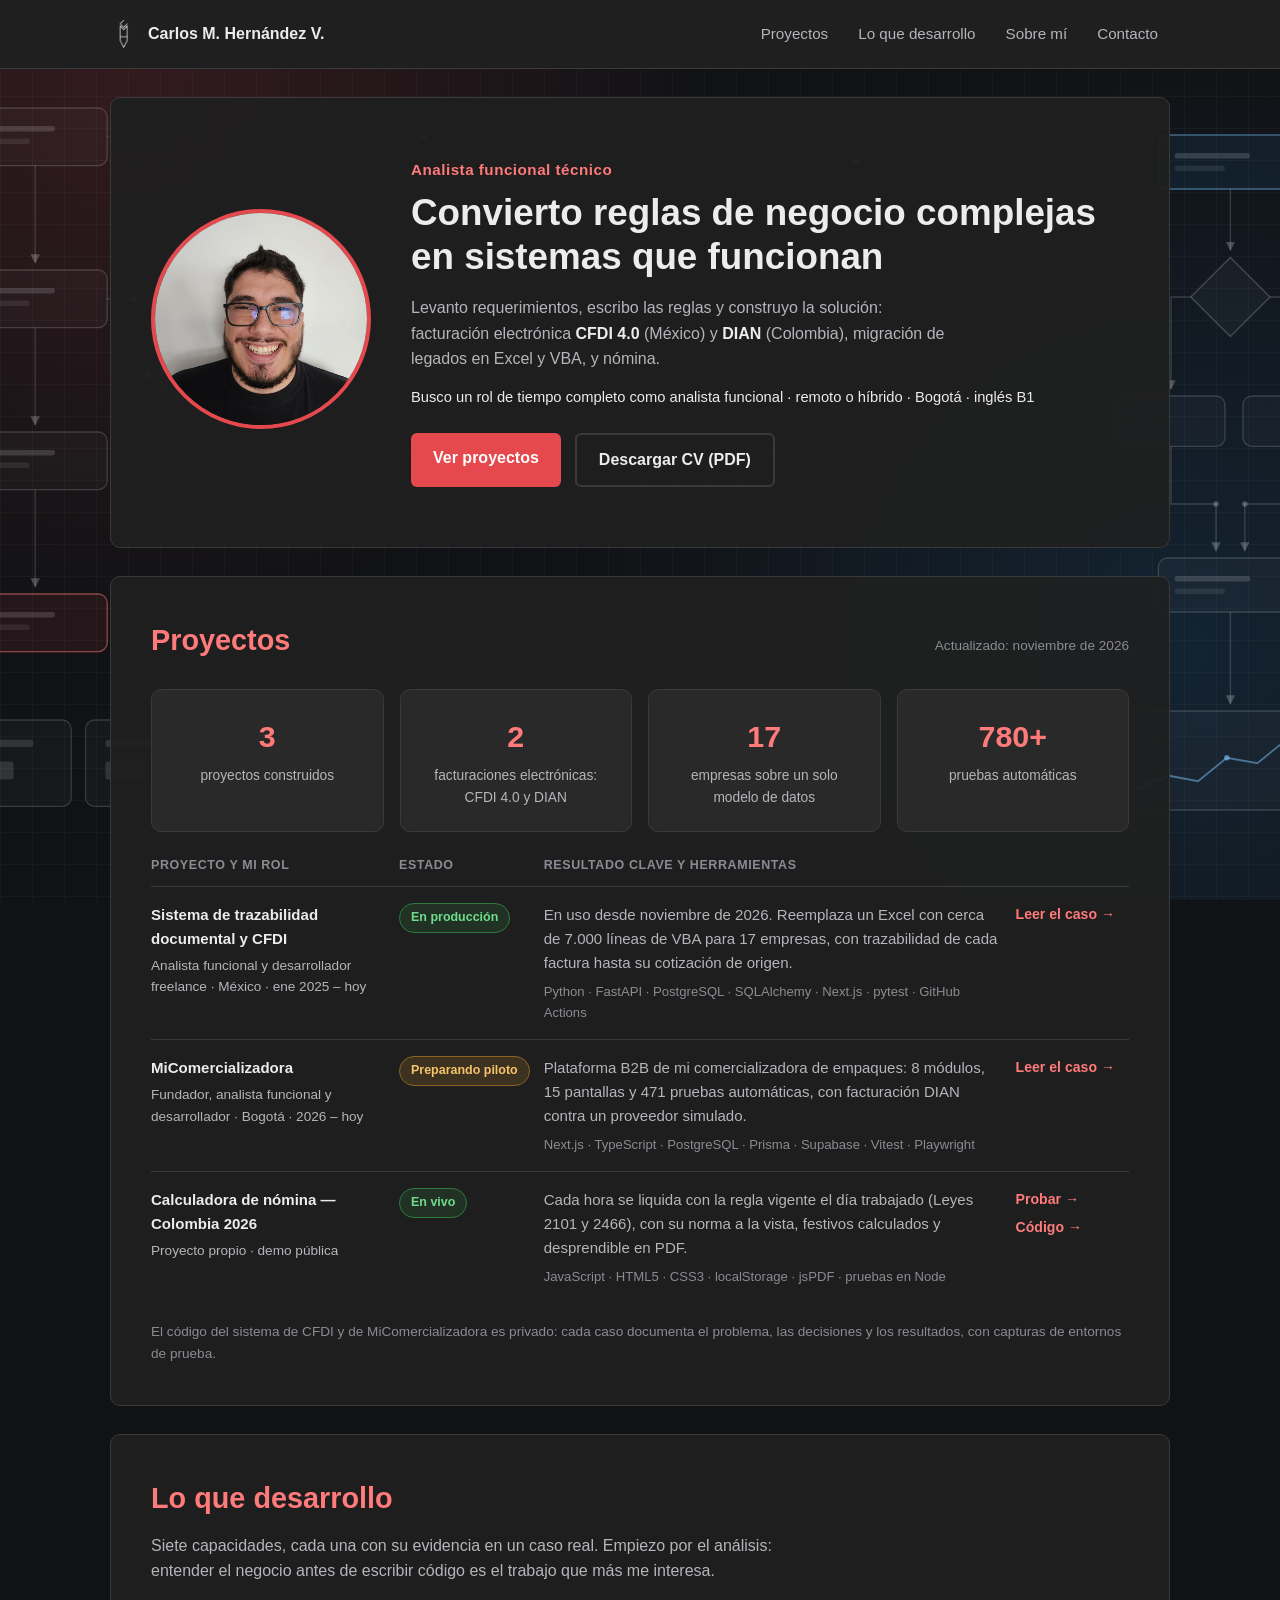
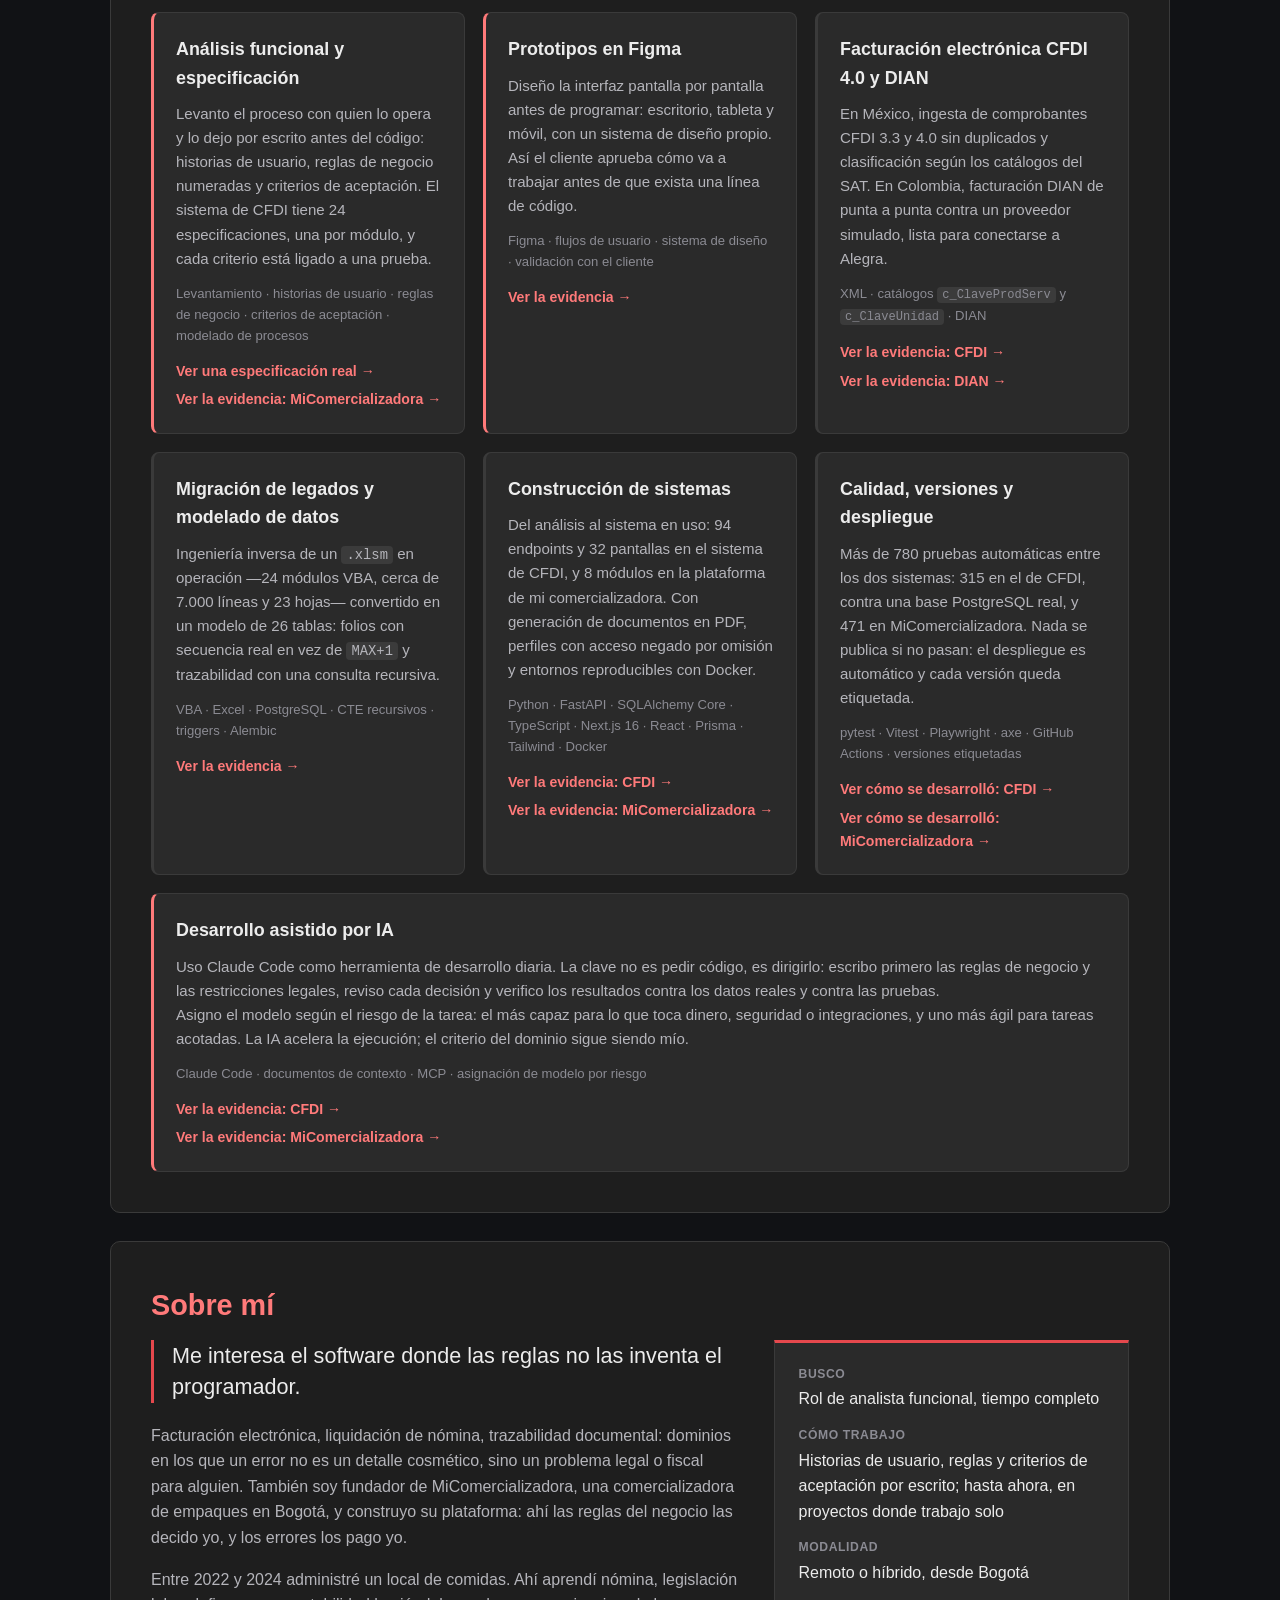
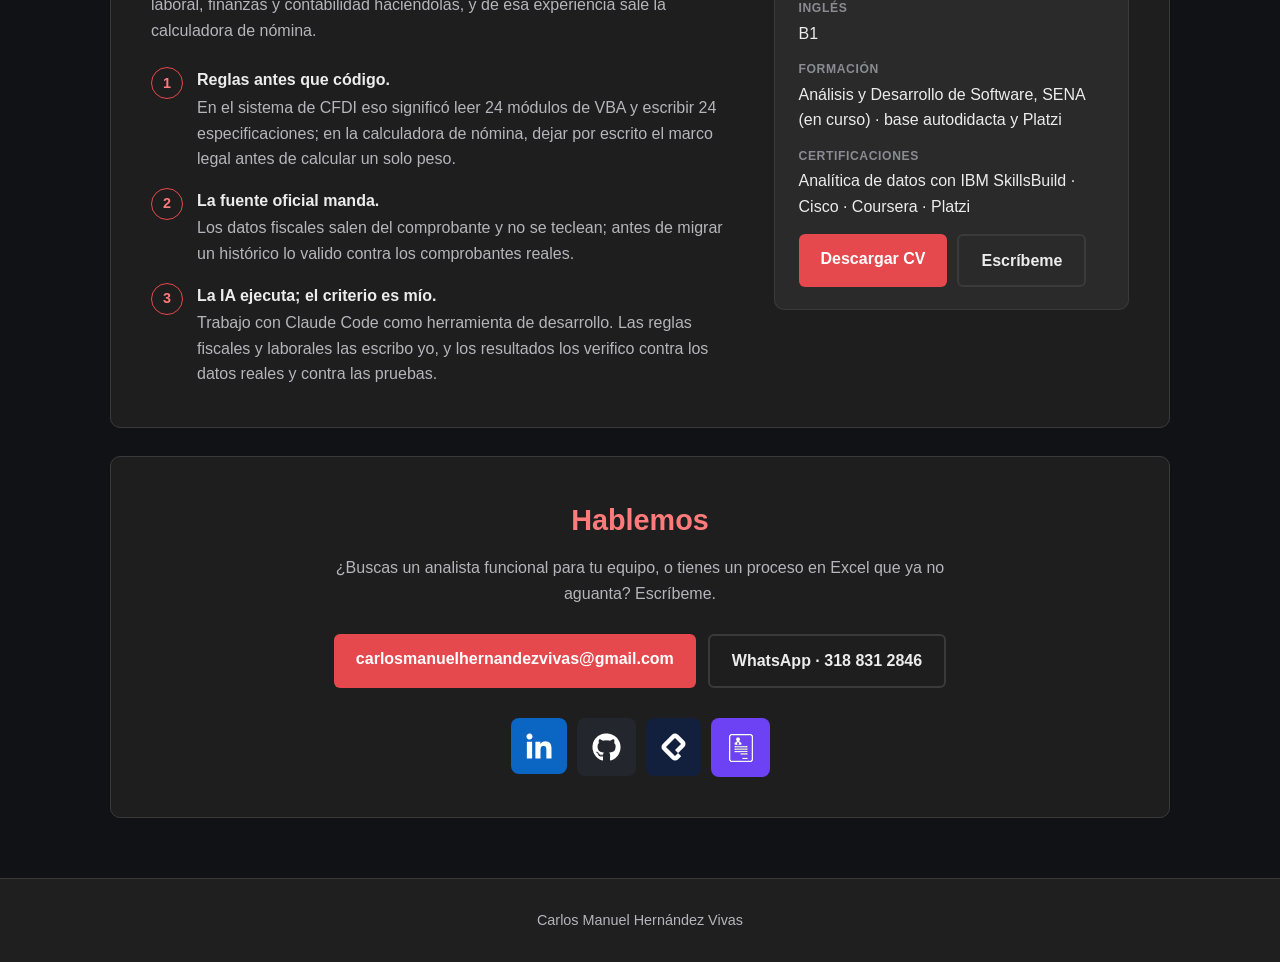
<file: index.html>
<!DOCTYPE html>
<html lang="es">

<head>
    <meta charset="UTF-8">
    <meta http-equiv="X-UA-Compatible" content="IE=edge">
    <meta name="viewport" content="width=device-width, initial-scale=1.0">

    <title>Carlos Manuel Hernández Vivas | Analista funcional técnico</title>
    <meta name="description"
        content="Analista funcional técnico: convierto reglas de negocio complejas en sistemas. Facturación electrónica CFDI 4.0 (México) y DIAN (Colombia), migración desde Excel con macros VBA, trazabilidad documental, inventario y liquidación de nómina.">
    <meta name="author" content="Carlos Manuel Hernández Vivas">

    <!-- Open Graph: así se ve el enlace al compartirlo en LinkedIn o WhatsApp -->
    <meta property="og:type" content="website">
    <meta property="og:title" content="Carlos Manuel Hernández Vivas | Analista funcional técnico">
    <meta property="og:description"
        content="Analista funcional técnico. Levanto requerimientos, modelo procesos y datos, y construyo la solución: facturación electrónica CFDI 4.0 y DIAN, migración de legados y trazabilidad documental.">
    <link rel="canonical" href="https://carlosmhernandezv.com/">
    <meta property="og:url" content="https://carlosmhernandezv.com/">
    <meta property="og:image" content="https://carlosmhernandezv.com/img/og/portafolio.png">
    <meta property="og:image:width" content="1200">
    <meta property="og:image:height" content="627">
    <meta name="twitter:card" content="summary_large_image">

    <link rel="stylesheet" href="css/styles.css">
    <link rel="icon" sizes="16x16 24x24 32x32 48x48 64x64" href="img/favicon16x16.png">
</head>

<body>
    <a class="skip-link" href="#contenido">Saltar al contenido</a>

    <header class="site-header">
        <nav class="site-nav" aria-label="Navegación principal">
            <a class="brand" href="index.html">
                <img src="img/favicon16x16.png" alt="" width="28" height="28">
                <span>Carlos M. Hernández V.</span>
            </a>
            <ul class="nav-links">
                <li><a href="#proyectos">Proyectos</a></li>
                <li><a href="#capacidades">Lo que desarrollo</a></li>
                <li><a href="#sobre-mi">Sobre mí</a></li>
                <li><a href="#contacto">Contacto</a></li>
            </ul>
        </nav>
    </header>

    <main id="contenido">

        <!-- ============ HERO ============ -->
        <section class="hero" aria-labelledby="hero-titulo">
            <div class="hero-foto">
                <img src="img/Profile_Photo.jpg" alt="Retrato de Carlos Manuel Hernández Vivas" width="220"
                    height="220">
            </div>
            <div class="hero-texto">
                <p class="hero-kicker hero-rol">Analista funcional técnico</p>
                <h1 id="hero-titulo">Convierto reglas de negocio complejas en sistemas que funcionan</h1>
                <p class="hero-sub">
                    Levanto requerimientos, escribo las reglas y construyo la solución: facturación electrónica
                    <strong>CFDI 4.0</strong> (México) y <strong>DIAN</strong> (Colombia), migración de legados en
                    Excel y VBA, y nómina.
                </p>
                <p class="hero-disponible">
                    Busco un rol de tiempo completo como analista funcional · remoto o híbrido · Bogotá · inglés B1
                </p>
                <div class="hero-acciones">
                    <a class="btn btn-primario" href="#proyectos">Ver proyectos</a>
                    <a class="btn btn-secundario" href="docs/CVCarlosMHernandezV.pdf" target="_blank"
                        rel="noopener">Descargar CV (PDF)</a>
                </div>
            </div>
        </section>

        <!-- ============ PROYECTOS: TABLERO DE ESTADO ============
          Resume el estado real de cada proyecto y enlaza a su caso. Mantener la fecha
          de «Actualizado» al día: un estado viejo resta más que no tener tablero.
          CONFIDENCIALIDAD: el cliente de CFDI va anonimizado; no nombrar al proveedor
          principal de MiComercializadora. El sistema de CFDI está en producción desde
          noviembre de 2026; MiComercializadora todavía no.
        -->
        <section id="proyectos" class="seccion tablero" aria-labelledby="proy-titulo">
            <div class="tablero-cabecera">
                <h2 id="proy-titulo">Proyectos</h2>
                <p class="tablero-fecha">Actualizado: noviembre de 2026</p>
            </div>

            <div class="cifras" aria-label="Cifras de los proyectos">
                <div class="cifra">
                    <span class="cifra-num">3</span>
                    <span class="cifra-lbl">proyectos construidos</span>
                </div>
                <div class="cifra">
                    <span class="cifra-num">2</span>
                    <span class="cifra-lbl">facturaciones electrónicas: CFDI 4.0 y DIAN</span>
                </div>
                <div class="cifra">
                    <span class="cifra-num">17</span>
                    <span class="cifra-lbl">empresas sobre un solo modelo de datos</span>
                </div>
                <div class="cifra">
                    <span class="cifra-num">780+</span>
                    <span class="cifra-lbl">pruebas automáticas</span>
                </div>
            </div>

            <table class="tablero-tabla">
                <caption class="visualmente-oculto">Estado de cada proyecto, mi rol, resultado clave y herramientas
                </caption>
                <thead>
                    <tr>
                        <th scope="col">Proyecto y mi rol</th>
                        <th scope="col">Estado</th>
                        <th scope="col">Resultado clave y herramientas</th>
                        <th scope="col"><span class="visualmente-oculto">Evidencia</span></th>
                    </tr>
                </thead>
                <tbody>
                    <tr>
                        <th scope="row">
                            <span class="tablero-nombre">Sistema de trazabilidad documental y CFDI</span>
                            <span class="tablero-rol">Analista funcional y desarrollador freelance · México · ene 2025
                                – hoy</span>
                        </th>
                        <td data-etiqueta="Estado"><span class="estado estado-vivo">En producción</span></td>
                        <td data-etiqueta="Resultado">
                            En uso desde noviembre de 2026. Reemplaza un Excel con cerca de 7.000 líneas de VBA para
                            17 empresas, con trazabilidad de cada factura hasta su cotización de origen.
                            <span class="tablero-stack">Python · FastAPI · PostgreSQL · SQLAlchemy · Next.js ·
                                pytest · GitHub Actions</span>
                        </td>
                        <td class="tablero-accion"><a class="cap-link" href="caso-cfdi.html">Leer el caso</a></td>
                    </tr>
                    <tr>
                        <th scope="row">
                            <span class="tablero-nombre">MiComercializadora</span>
                            <span class="tablero-rol">Fundador, analista funcional y desarrollador · Bogotá · 2026 –
                                hoy</span>
                        </th>
                        <td data-etiqueta="Estado"><span class="estado estado-piloto">Preparando piloto</span></td>
                        <td data-etiqueta="Resultado">
                            Plataforma B2B de mi comercializadora de empaques: 8 módulos, 15 pantallas y 471 pruebas
                            automáticas, con facturación DIAN contra un proveedor simulado.
                            <span class="tablero-stack">Next.js · TypeScript · PostgreSQL · Prisma · Supabase · Vitest ·
                                Playwright</span>
                        </td>
                        <td class="tablero-accion"><a class="cap-link" href="caso-micomercializadora.html">Leer el
                                caso</a></td>
                    </tr>
                    <tr>
                        <th scope="row">
                            <span class="tablero-nombre">Calculadora de nómina — Colombia 2026</span>
                            <span class="tablero-rol">Proyecto propio · demo pública</span>
                        </th>
                        <td data-etiqueta="Estado"><span class="estado estado-vivo">En vivo</span></td>
                        <td data-etiqueta="Resultado">
                            Cada hora se liquida con la regla vigente el día trabajado (Leyes 2101 y 2466), con su norma a la
                            vista, festivos calculados y desprendible en PDF.
                            <span class="tablero-stack">JavaScript · HTML5 · CSS3 · localStorage · jsPDF · pruebas en
                                Node</span>
                        </td>
                        <td class="tablero-accion">
                            <a class="cap-link" href="nomina.html">Probar</a>
                            <a class="cap-link" href="https://github.com/carlosmhernandezv/MiPaginaWeb" target="_blank"
                                rel="noopener">Código</a>
                        </td>
                    </tr>
                </tbody>
            </table>
            <p class="tablero-nota">El código del sistema de CFDI y de MiComercializadora es privado: cada caso documenta
                el problema, las decisiones y los resultados, con capturas de entornos de prueba.</p>
        </section>

        <!-- ============ CAPACIDADES ============ -->
        <section id="capacidades" class="seccion" aria-labelledby="cap-titulo">
            <h2 id="cap-titulo">Lo que desarrollo</h2>
            <p class="seccion-intro">
                Siete capacidades, cada una con su evidencia en un caso real. Empiezo por el análisis: entender el
                negocio antes de escribir código es el trabajo que más me interesa.
            </p>

            <div class="cap-grid">

                <article class="cap-card cap-destacada">
                    <h3>Análisis funcional y especificación</h3>
                    <p>
                        Levanto el proceso con quien lo opera y lo dejo por escrito antes del código: historias de
                        usuario, reglas de negocio numeradas y criterios de aceptación. El sistema de CFDI tiene 24
                        especificaciones, una por módulo, y cada criterio está ligado a una prueba.
                    </p>
                    <p class="cap-stack">Levantamiento · historias de usuario · reglas de negocio · criterios de
                        aceptación · modelado de procesos</p>
                    <a class="cap-link" href="caso-cfdi.html#entregables">Ver una especificación real</a>
                    <a class="cap-link" href="caso-micomercializadora.html#requerimientos">Ver la evidencia:
                        MiComercializadora</a>
                </article>

                <article class="cap-card cap-destacada">
                    <h3>Prototipos en Figma</h3>
                    <p>
                        Diseño la interfaz pantalla por pantalla antes de programar: escritorio, tableta y móvil, con
                        un sistema de diseño propio. Así el cliente aprueba cómo va a trabajar antes de que exista una
                        línea de código.
                    </p>
                    <p class="cap-stack">Figma · flujos de usuario · sistema de diseño · validación con el cliente</p>
                    <a class="cap-link" href="caso-cfdi.html#interfaz">Ver la evidencia</a>
                </article>

                <article class="cap-card">
                    <h3>Facturación electrónica CFDI 4.0 y DIAN</h3>
                    <p>
                        En México, ingesta de comprobantes CFDI 3.3 y 4.0 sin duplicados y clasificación según los
                        catálogos del SAT. En Colombia, facturación DIAN de punta a punta contra un proveedor
                        simulado, lista para conectarse a Alegra.
                    </p>
                    <p class="cap-stack">XML · catálogos <code>c_ClaveProdServ</code> y <code>c_ClaveUnidad</code> ·
                        DIAN</p>
                    <a class="cap-link" href="caso-cfdi.html#que-construi">Ver la evidencia: CFDI</a>
                    <a class="cap-link" href="caso-micomercializadora.html#que-construi">Ver la evidencia: DIAN</a>
                </article>

                <article class="cap-card">
                    <h3>Migración de legados y modelado de datos</h3>
                    <p>
                        Ingeniería inversa de un <code>.xlsm</code> en operación —24 módulos VBA, cerca de 7.000
                        líneas y 23 hojas— convertido en un modelo de 26 tablas: folios con secuencia real en vez de
                        <code>MAX+1</code> y trazabilidad con una consulta recursiva.
                    </p>
                    <p class="cap-stack">VBA · Excel · PostgreSQL · CTE recursivos · triggers · Alembic</p>
                    <a class="cap-link" href="caso-cfdi.html#modelo">Ver la evidencia</a>
                </article>

                <article class="cap-card">
                    <h3>Construcción de sistemas</h3>
                    <p>
                        Del análisis al sistema en uso: 94 endpoints y 32 pantallas en el sistema de CFDI, y 8
                        módulos en la plataforma de mi comercializadora. Con generación de documentos en PDF,
                        perfiles con acceso negado por omisión y entornos reproducibles con Docker.
                    </p>
                    <p class="cap-stack">Python · FastAPI · SQLAlchemy Core · TypeScript · Next.js 16 · React · Prisma
                        · Tailwind · Docker</p>
                    <a class="cap-link" href="caso-cfdi.html#decisiones">Ver la evidencia: CFDI</a>
                    <a class="cap-link" href="caso-micomercializadora.html#decisiones">Ver la evidencia:
                        MiComercializadora</a>
                </article>

                <article class="cap-card">
                    <h3>Calidad, versiones y despliegue</h3>
                    <p>
                        Más de 780 pruebas automáticas entre los dos sistemas: 315 en el de CFDI, contra una base
                        PostgreSQL real, y 471 en MiComercializadora. Nada se publica si no pasan: el despliegue es
                        automático y cada versión queda etiquetada.
                    </p>
                    <p class="cap-stack">pytest · Vitest · Playwright · axe · GitHub Actions · versiones etiquetadas
                    </p>
                    <a class="cap-link" href="caso-cfdi.html#desarrollo">Ver cómo se desarrolló: CFDI</a>
                    <a class="cap-link" href="caso-micomercializadora.html#desarrollo">Ver cómo se desarrolló:
                        MiComercializadora</a>
                </article>

                <article class="cap-card cap-destacada cap-ancha">
                    <h3>Desarrollo asistido por IA</h3>
                    <p>
                        Uso Claude Code como herramienta de desarrollo diaria. La clave no es pedir código, es
                        dirigirlo: escribo primero las reglas de negocio y las restricciones legales, reviso cada
                        decisión y verifico los resultados contra los datos reales y contra las pruebas.
                    </p>
                    <p>
                        Asigno el modelo según el riesgo de la tarea: el más capaz para lo que toca dinero, seguridad
                        o integraciones, y uno más ágil para tareas acotadas. La IA acelera la ejecución; el criterio
                        del dominio sigue siendo mío.
                    </p>
                    <p class="cap-stack">Claude Code · documentos de contexto · MCP · asignación de modelo por riesgo
                    </p>
                    <a class="cap-link" href="caso-cfdi.html#proceso">Ver la evidencia: CFDI</a>
                    <a class="cap-link" href="caso-micomercializadora.html#proceso">Ver la evidencia:
                        MiComercializadora</a>
                </article>

            </div>
        </section>

        <!-- ============ SOBRE MÍ ============ -->
        <section id="sobre-mi" class="seccion" aria-labelledby="sobre-titulo">
            <h2 id="sobre-titulo">Sobre mí</h2>
            <div class="sobre-grid">
                <div class="sobre-relato">
                    <p class="sobre-cita">Me interesa el software donde las reglas no las inventa el programador.</p>
                    <p>
                        Facturación electrónica, liquidación de nómina, trazabilidad documental: dominios en los que un
                        error no es un detalle cosmético, sino un problema legal o fiscal para alguien. También soy
                        fundador de MiComercializadora, una comercializadora de empaques en Bogotá, y construyo su
                        plataforma: ahí las reglas del negocio las decido yo, y los errores los pago yo.
                    </p>
                    <p>
                        Entre 2022 y 2024 administré un local de comidas. Ahí aprendí nómina, legislación laboral,
                        finanzas y contabilidad haciéndolas, y de esa experiencia sale la calculadora de nómina.
                    </p>

                    <ol class="sobre-principios">
                        <li>
                            <strong>Reglas antes que código.</strong>
                            En el sistema de CFDI eso significó leer 24 módulos de VBA y escribir 24 especificaciones;
                            en la calculadora de nómina, dejar por escrito el marco legal antes de calcular un solo
                            peso.
                        </li>
                        <li>
                            <strong>La fuente oficial manda.</strong>
                            Los datos fiscales salen del comprobante y no se teclean; antes de migrar un histórico lo
                            valido contra los comprobantes reales.
                        </li>
                        <li>
                            <strong>La IA ejecuta; el criterio es mío.</strong>
                            Trabajo con Claude Code como herramienta de desarrollo. Las reglas fiscales y laborales las
                            escribo yo, y los resultados los verifico contra los datos reales y contra las pruebas.
                        </li>
                    </ol>
                </div>

                <aside class="sobre-ficha" aria-label="Datos para reclutadores">
                    <dl>
                        <dt>Busco</dt>
                        <dd>Rol de analista funcional, tiempo completo</dd>
                        <dt>Cómo trabajo</dt>
                        <dd>Historias de usuario, reglas y criterios de aceptación por escrito; hasta ahora, en
                            proyectos donde trabajo solo</dd>
                        <dt>Modalidad</dt>
                        <dd>Remoto o híbrido, desde Bogotá</dd>
                        <dt>Inglés</dt>
                        <dd>B1</dd>
                        <dt>Formación</dt>
                        <dd>Análisis y Desarrollo de Software, SENA (en curso) · base autodidacta y Platzi</dd>
                        <dt>Certificaciones</dt>
                        <dd>Analítica de datos con IBM SkillsBuild · Cisco · Coursera · Platzi</dd>
                    </dl>
                    <div class="sobre-acciones">
                        <a class="btn btn-primario" href="docs/CVCarlosMHernandezV.pdf" target="_blank"
                            rel="noopener">Descargar CV</a>
                        <a class="btn btn-secundario" href="#contacto">Escríbeme</a>
                    </div>
                </aside>
            </div>
        </section>

        <!-- ============ CONTACTO ============ -->
        <section id="contacto" class="seccion seccion-contacto" aria-labelledby="cont-titulo">
            <h2 id="cont-titulo">Hablemos</h2>
            <p class="seccion-intro">
                ¿Buscas un analista funcional para tu equipo, o tienes un proceso en Excel que ya no aguanta?
                Escríbeme.
            </p>
            <!-- Correo primero: es el canal formal de reclutamiento. WhatsApp como vía rápida,
                 con un mensaje inicial ya escrito. -->
            <div class="contacto-correo">
                <a class="btn btn-primario" href="mailto:carlosmanuelhernandezvivas@gmail.com">
                    carlosmanuelhernandezvivas@gmail.com</a>
                <a class="btn btn-secundario"
                    href="https://wa.me/573188312846?text=Hola%20Carlos%2C%20vi%20tu%20portafolio%20y%20me%20gustar%C3%ADa%20hablar%20contigo."
                    target="_blank" rel="noopener">WhatsApp · 318 831 2846</a>
            </div>

            <ul class="social-icons">
                <li>
                    <a href="https://www.linkedin.com/in/carlosmanuelhernandezvivas/" class="social-icon" id="LinkedIn"
                        target="_blank" rel="noopener">
                        <img src="img/icons/linkedin.png" alt="LinkedIn">
                    </a>
                </li>
                <li>
                    <a href="https://github.com/carlosmhernandezv/" class="social-icon" id="GitHub" target="_blank"
                        rel="noopener">
                        <img src="img/icons/github.png" alt="GitHub">
                    </a>
                </li>
                <li>
                    <a href="https://platzi.com/p/carlosmhernandezv/" class="social-icon" id="Platzi" target="_blank"
                        rel="noopener">
                        <img src="img/icons/platzi.png" alt="Platzi">
                    </a>
                </li>
                <li>
                    <a href="docs/CVCarlosMHernandezV.pdf" class="social-icon" id="CV" target="_blank" rel="noopener">
                        <img src="img/icons/CV.png" alt="Hoja de vida en PDF">
                    </a>
                </li>
            </ul>
        </section>

    </main>

    <footer class="site-footer">
        <p>Carlos Manuel Hernández Vivas</p>
    </footer>
</body>

</html>
</file>
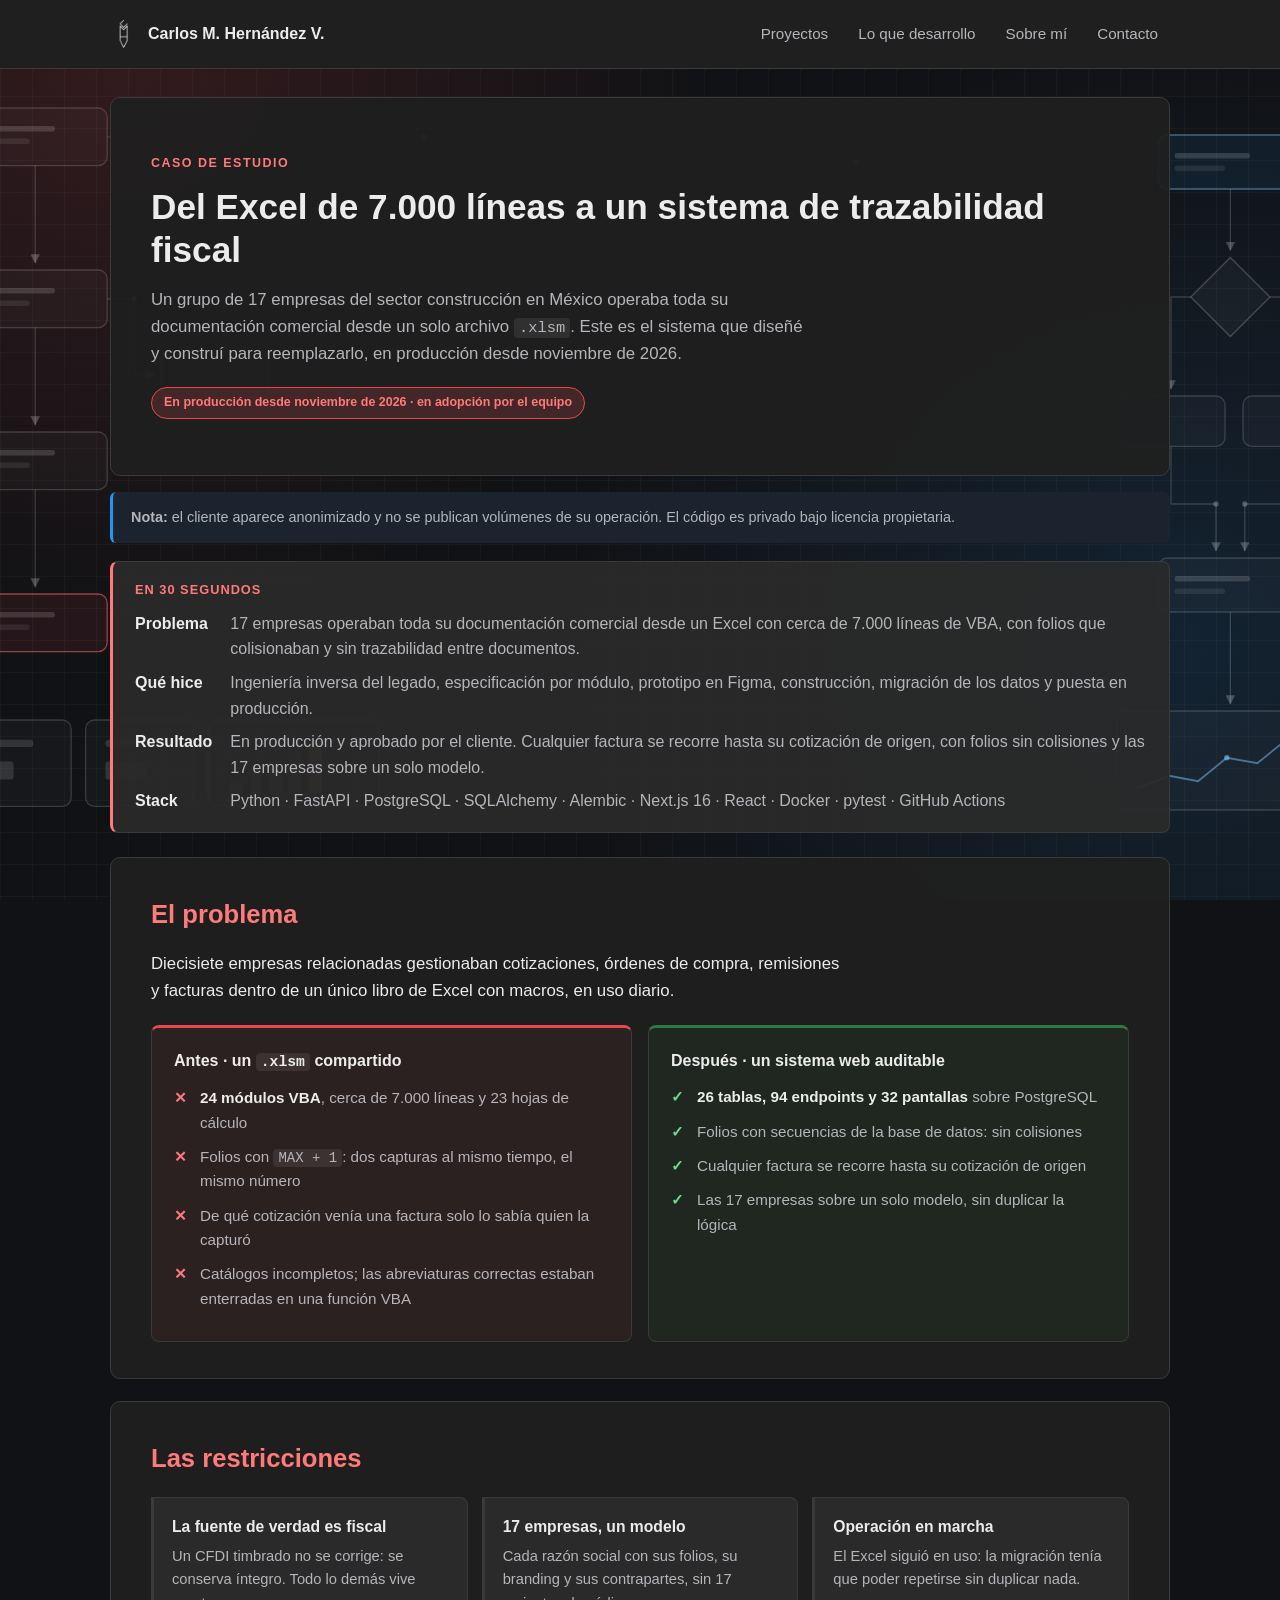
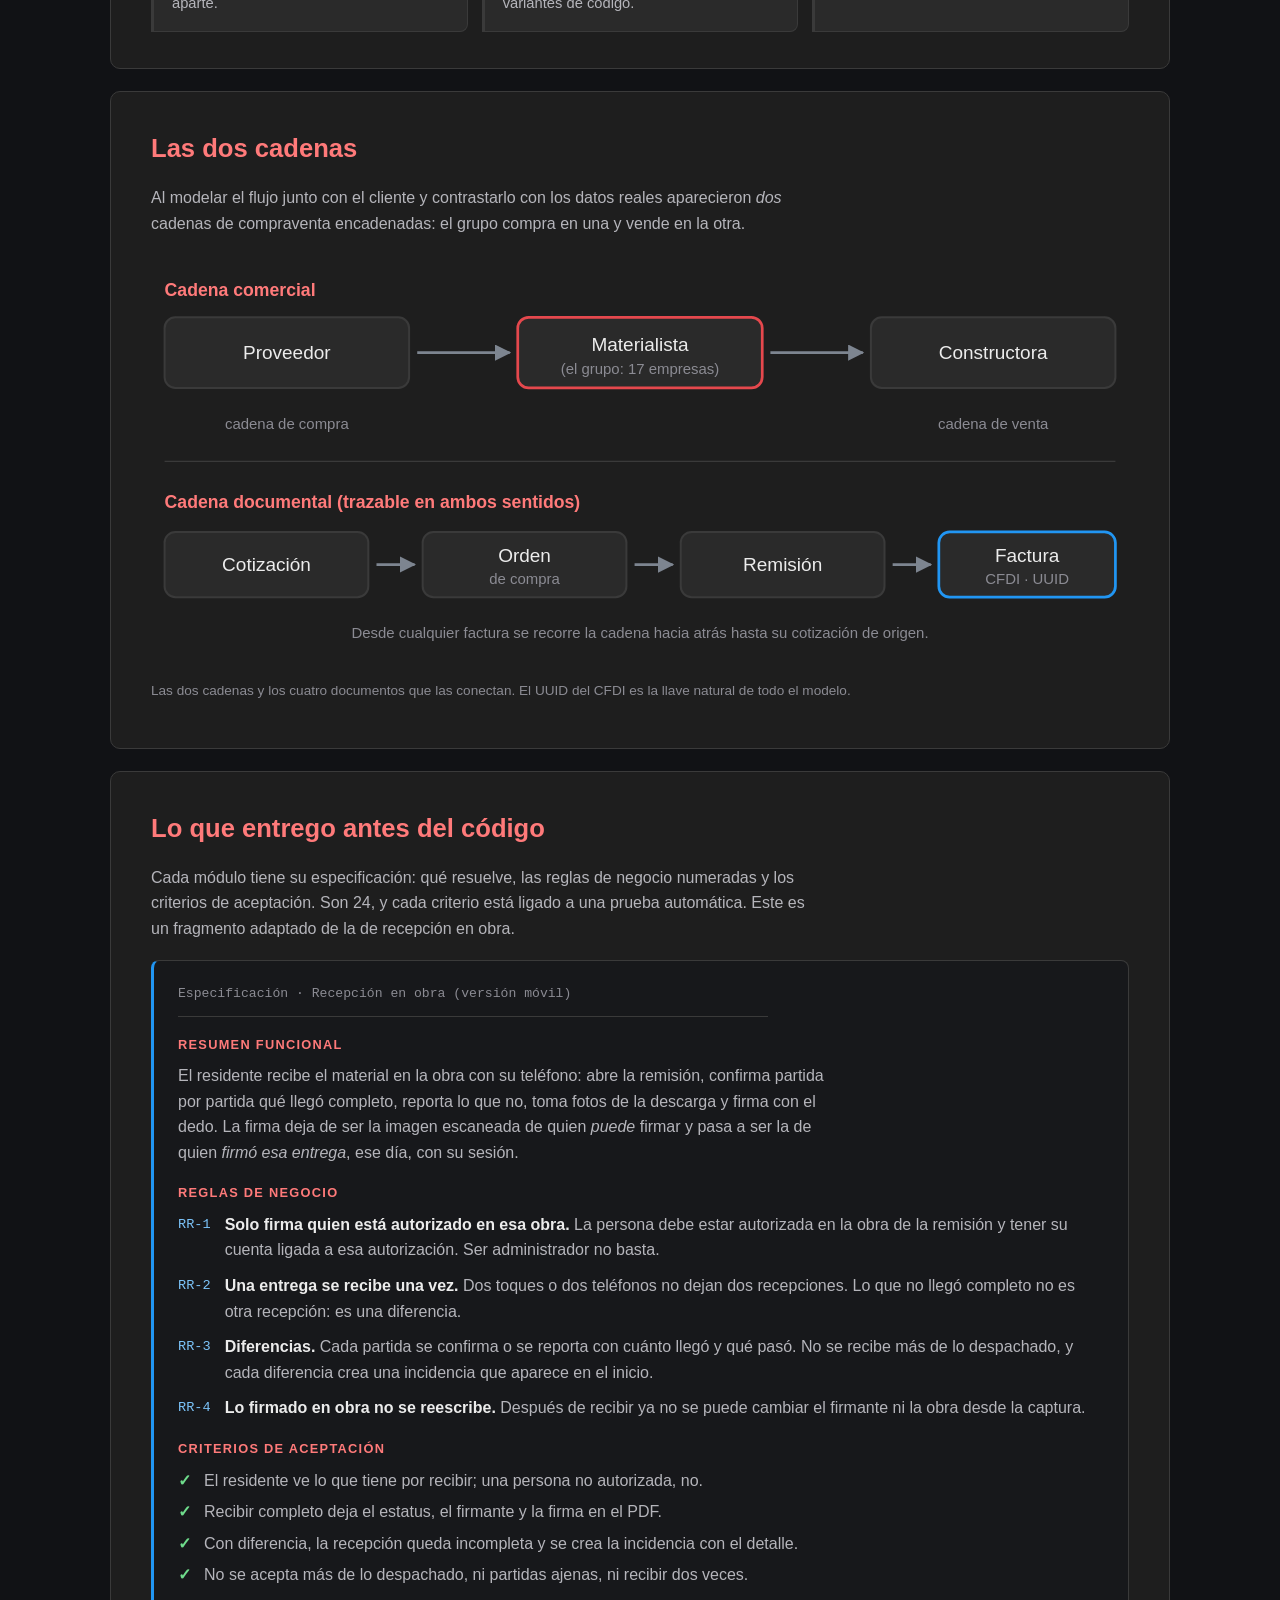
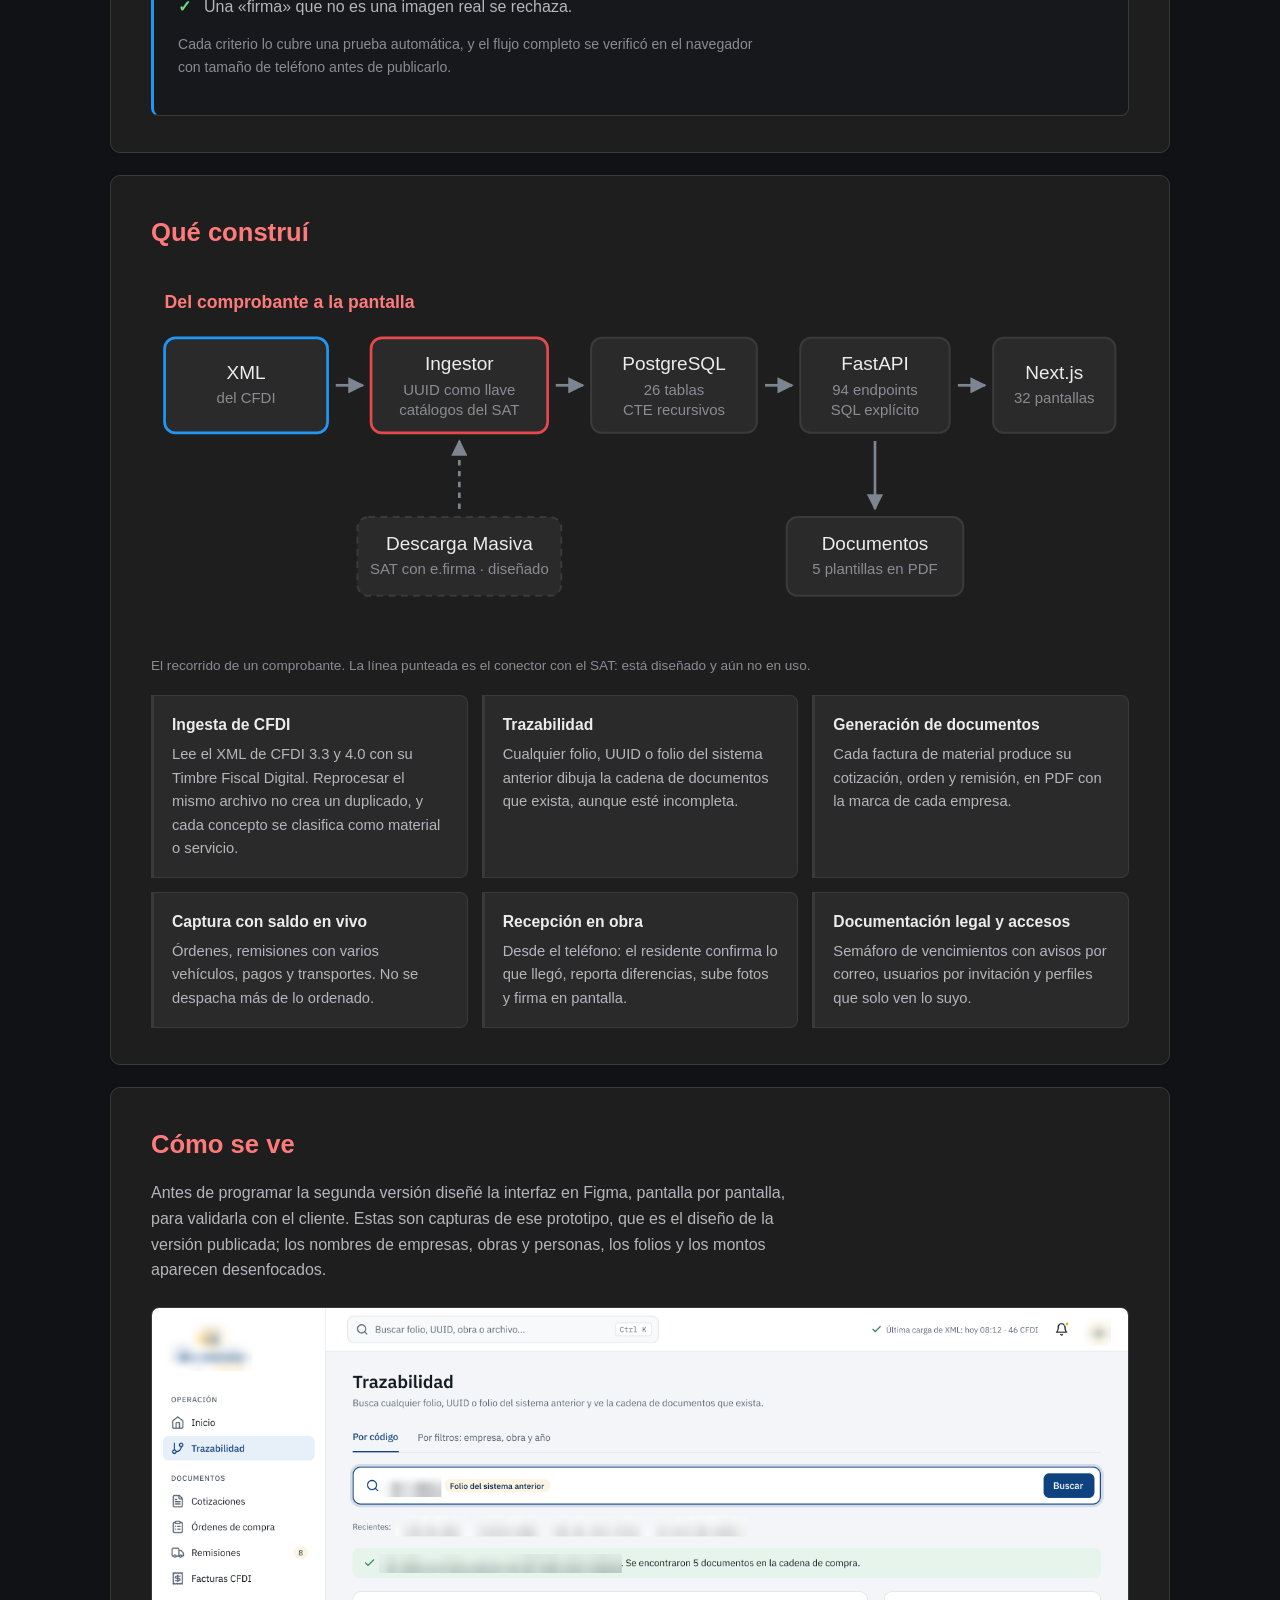
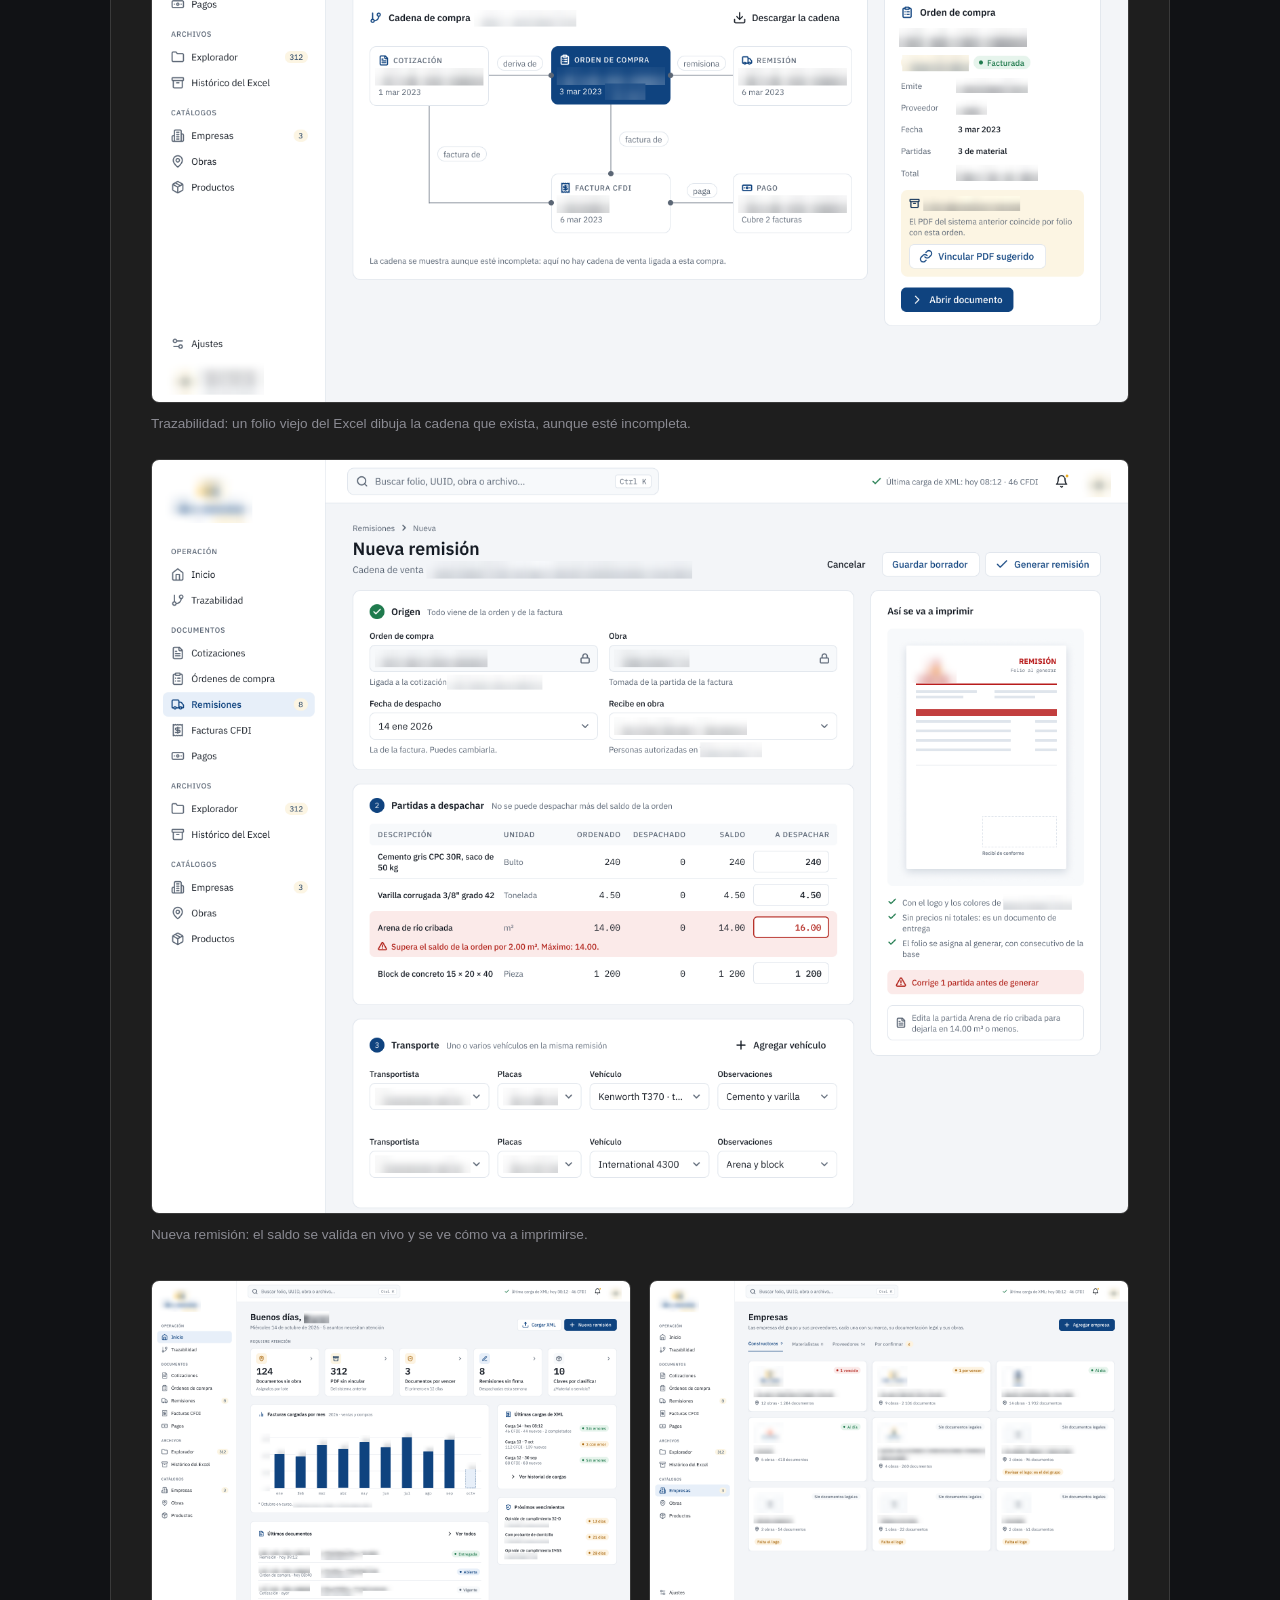
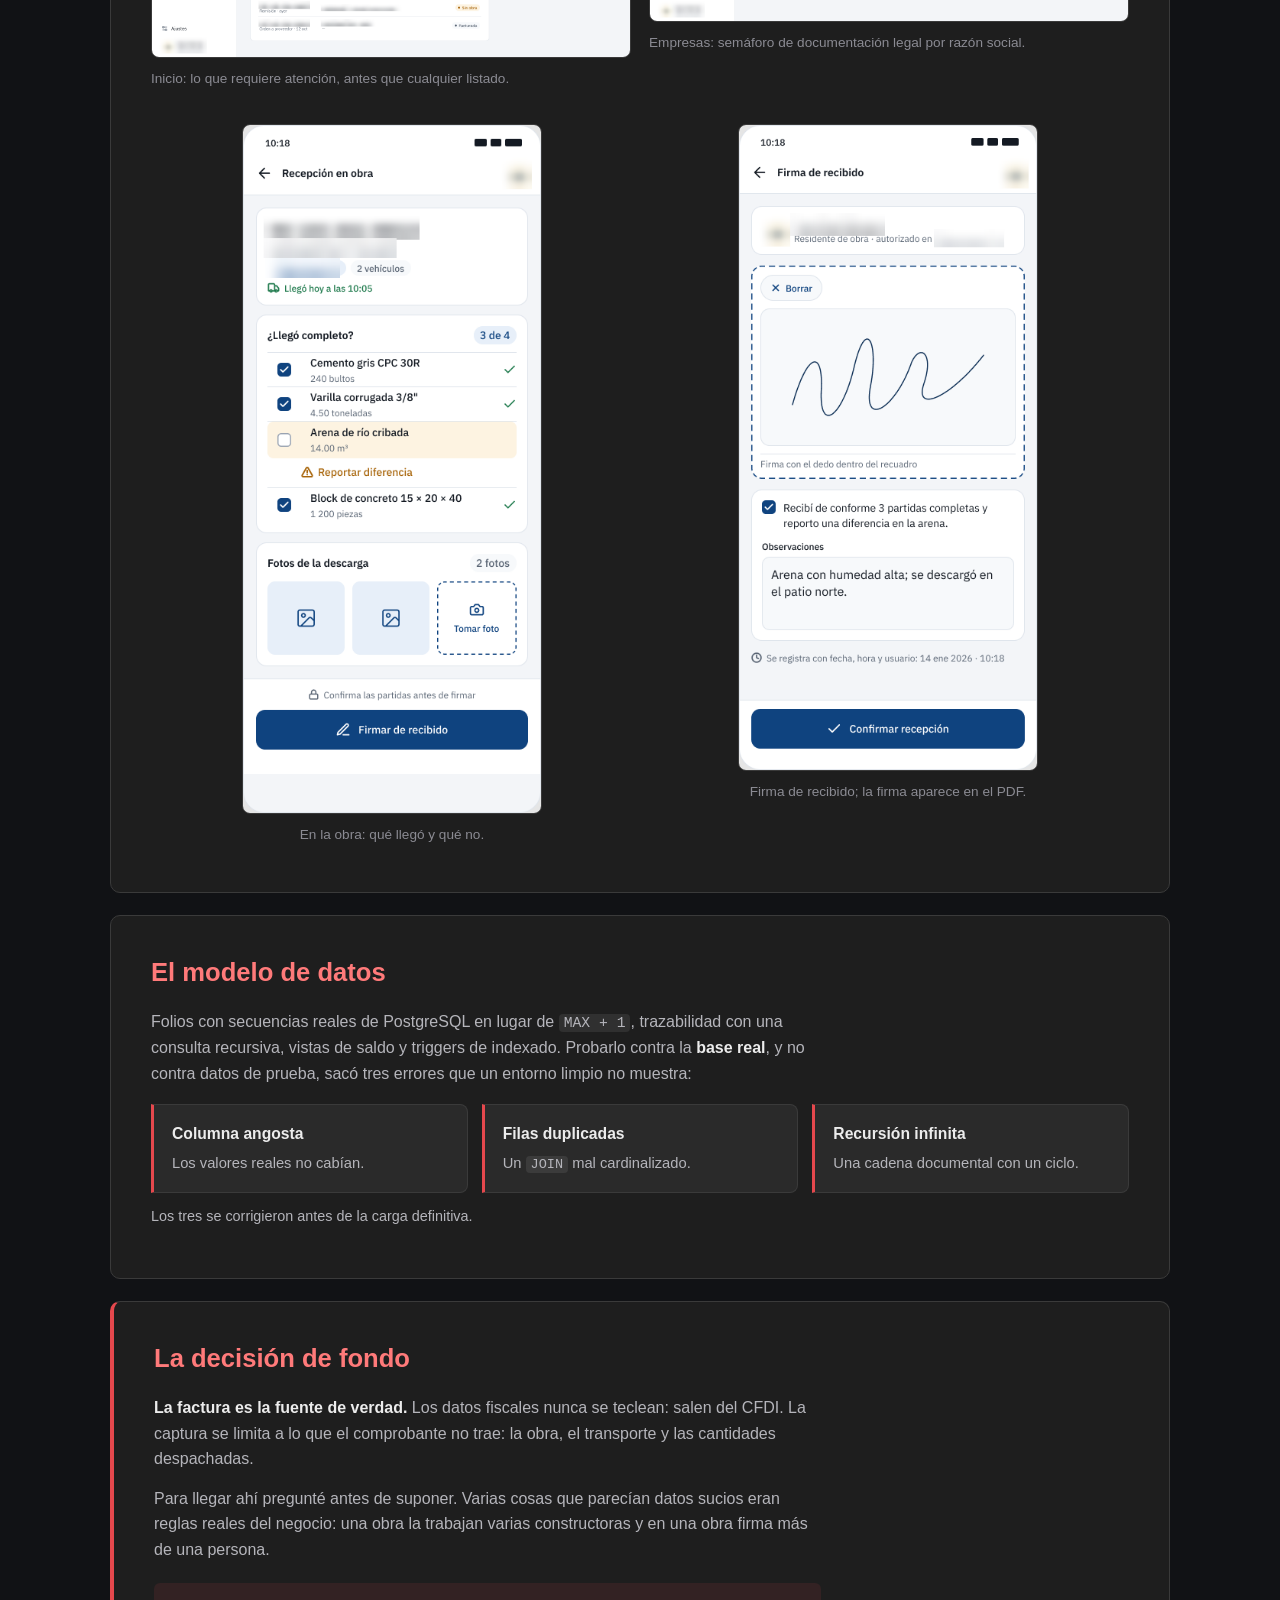
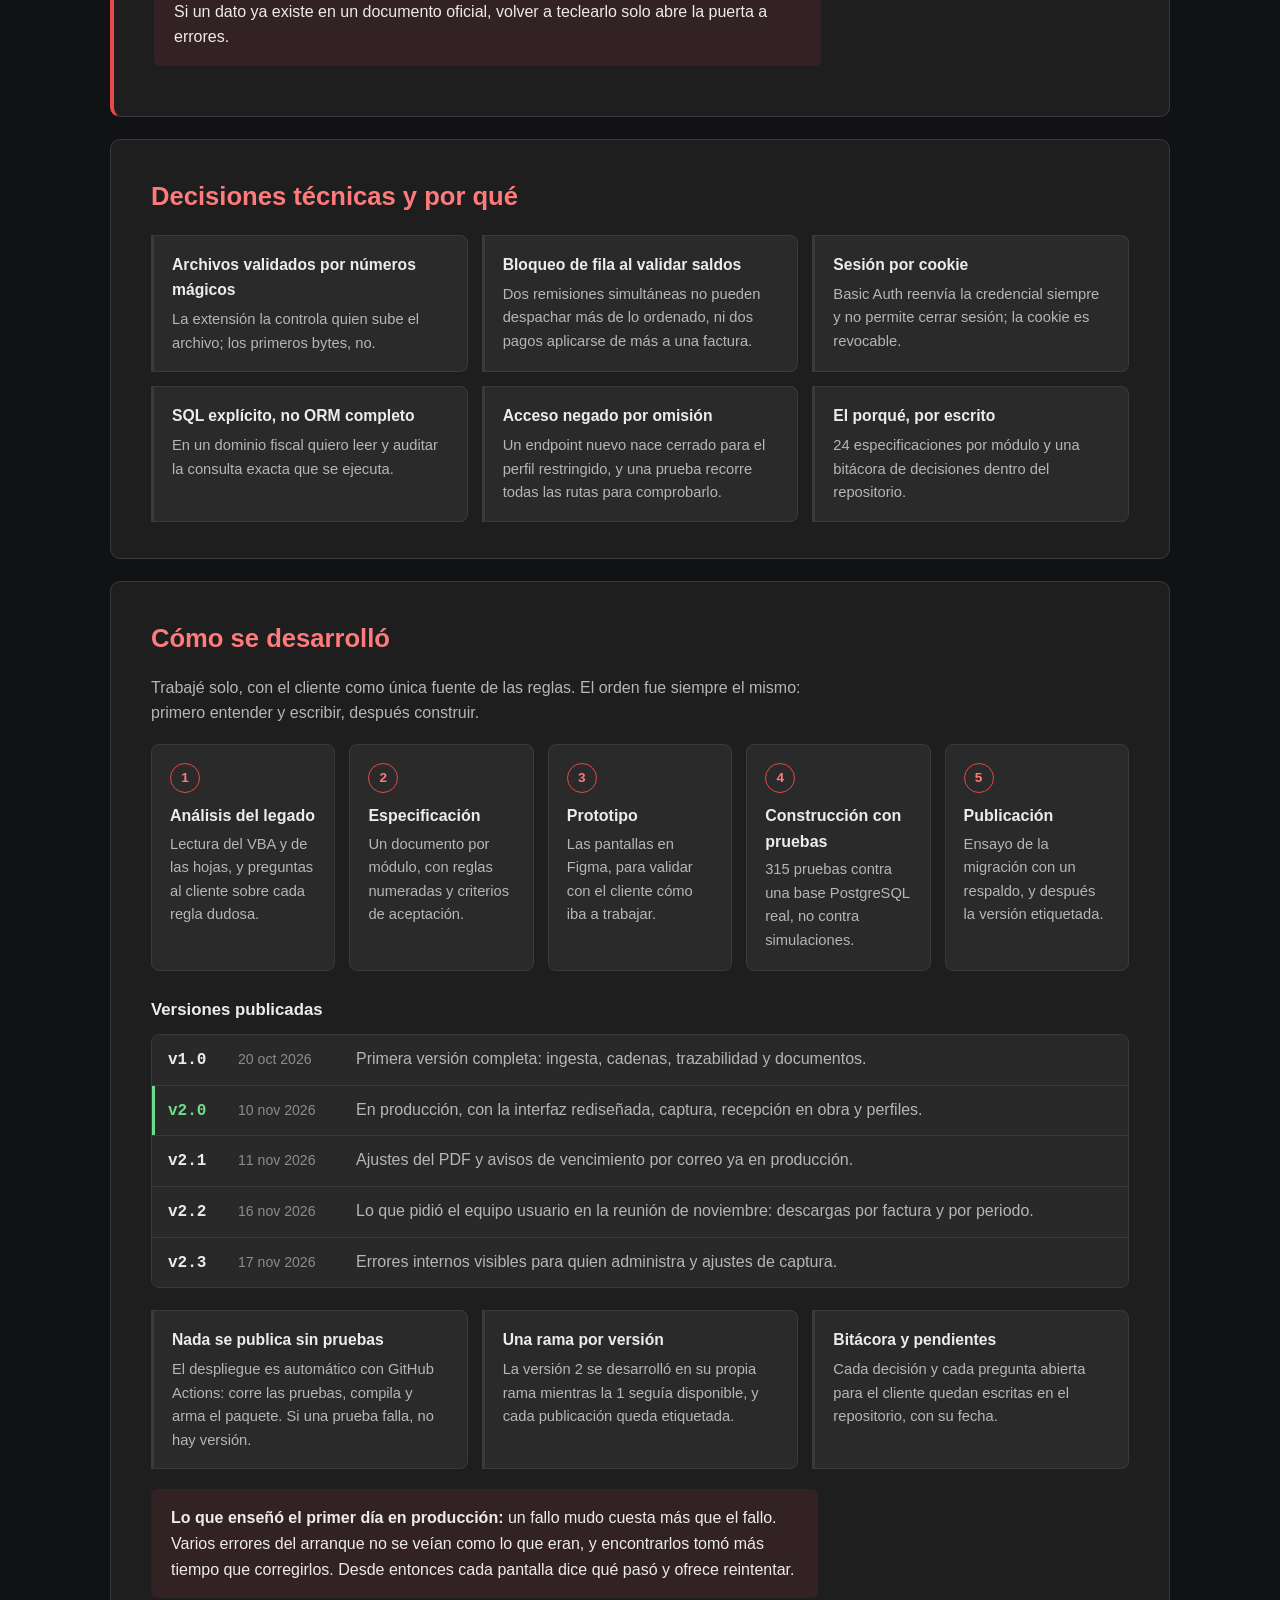
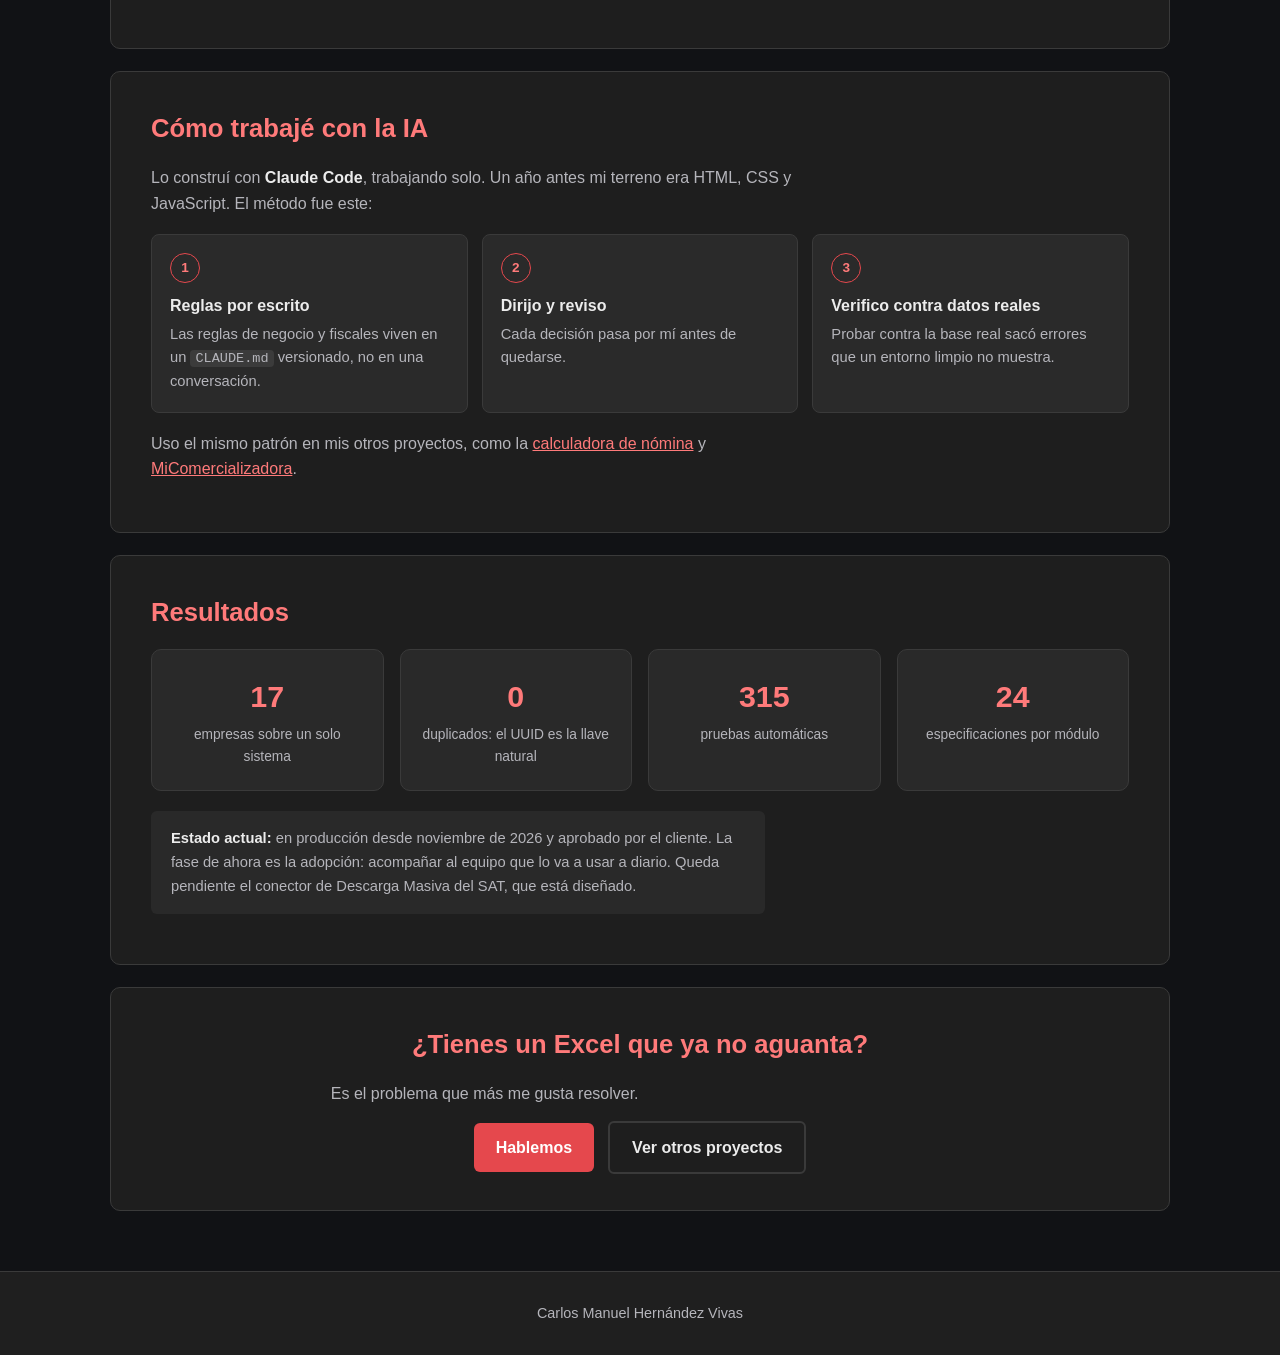
<file: caso-cfdi.html>
<!DOCTYPE html>
<html lang="es">

<head>
    <meta charset="UTF-8">
    <meta http-equiv="X-UA-Compatible" content="IE=edge">
    <meta name="viewport" content="width=device-width, initial-scale=1.0">

    <title>Caso: trazabilidad documental y CFDI 4.0 | Carlos M. Hernández V.</title>
    <meta name="description"
        content="Cómo reemplacé un Excel con 7.000 líneas de macros VBA por un sistema de trazabilidad documental con ingestión de CFDI 4.0, para un grupo de 17 empresas del sector construcción en México.">

    <meta property="og:type" content="article">
    <meta property="og:title" content="Caso: trazabilidad documental y CFDI 4.0">
    <meta property="og:description"
        content="Migración de un Excel con 7.000 líneas de VBA a un sistema web en producción, con ingesta de CFDI y trazabilidad completa entre documentos.">
    <link rel="canonical" href="https://carlosmhernandezv.com/caso-cfdi.html">
    <meta property="og:url" content="https://carlosmhernandezv.com/caso-cfdi.html">
    <meta property="og:image" content="https://carlosmhernandezv.com/img/og/cfdi.png">
    <meta property="og:image:width" content="1200">
    <meta property="og:image:height" content="627">
    <meta name="twitter:card" content="summary_large_image">

    <link rel="stylesheet" href="css/styles.css">
    <link rel="icon" sizes="16x16 24x24 32x32 48x48 64x64" href="img/favicon16x16.png">
</head>

<body>
    <a class="skip-link" href="#contenido">Saltar al contenido</a>

    <header class="site-header">
        <nav class="site-nav" aria-label="Navegación principal">
            <a class="brand" href="index.html">
                <img src="img/favicon16x16.png" alt="" width="28" height="28">
                <span>Carlos M. Hernández V.</span>
            </a>
            <ul class="nav-links">
                <li><a href="index.html#proyectos">Proyectos</a></li>
                <li><a href="index.html#capacidades">Lo que desarrollo</a></li>
                <li><a href="index.html#sobre-mi">Sobre mí</a></li>
                <li><a href="index.html#contacto">Contacto</a></li>
            </ul>
        </nav>
    </header>

    <main id="contenido">

        <header class="caso-hero">
            <p class="caso-kicker">Caso de estudio</p>
            <h1>Del Excel de 7.000 líneas a un sistema de trazabilidad fiscal</h1>
            <p class="caso-bajada">
                Un grupo de 17 empresas del sector construcción en México operaba toda su documentación comercial
                desde un solo archivo <code>.xlsm</code>. Este es el sistema que diseñé y construí para
                reemplazarlo, en producción desde noviembre de 2026.
            </p>
            <span class="badge badge-vivo">En producción desde noviembre de 2026 · en adopción por el equipo</span>
        </header>

        <!--
          CONFIDENCIALIDAD — leer antes de publicar:
          · El cliente está anonimizado a propósito. Sustituir por el nombre real SOLO con autorización escrita.
          · Las capturas que agregues deben usar datos ficticios. Nada de RFC, CLABE ni firmas reales.
          · El repositorio del sistema es privado y de licencia propietaria: no enlazar código.
        -->
        <aside class="nota-confidencial">
            <strong>Nota:</strong> el cliente aparece anonimizado y no se publican volúmenes de su operación. El código es privado
            bajo licencia propietaria.
        </aside>

        <div class="caso-resumen">
            <p class="caso-resumen-titulo">En 30 segundos</p>
            <dl>
                <dt>Problema</dt>
                <dd>17 empresas operaban toda su documentación comercial desde un Excel con cerca de 7.000 líneas de
                    VBA, con folios que colisionaban y sin trazabilidad entre documentos.</dd>
                <dt>Qué hice</dt>
                <dd>Ingeniería inversa del legado, especificación por módulo, prototipo en Figma, construcción,
                    migración de los datos y puesta en producción.</dd>
                <dt>Resultado</dt>
                <dd>En producción y aprobado por el cliente. Cualquier factura se recorre hasta su cotización de
                    origen, con folios sin colisiones y las 17 empresas sobre un solo modelo.</dd>
                <dt>Stack</dt>
                <dd>Python · FastAPI · PostgreSQL · SQLAlchemy · Alembic · Next.js 16 · React · Docker · pytest ·
                    GitHub Actions</dd>
            </dl>
        </div>

        <section id="el-problema" class="caso-seccion">
            <h2>El problema</h2>
            <p class="caso-entrada">
                Diecisiete empresas relacionadas gestionaban cotizaciones, órdenes de compra, remisiones y facturas
                dentro de un único libro de Excel con macros, en uso diario.
            </p>

            <div class="comparativa">
                <div class="comp-col comp-antes">
                    <p class="comp-titulo">Antes · un <code>.xlsm</code> compartido</p>
                    <ul>
                        <li><strong>24 módulos VBA</strong>, cerca de 7.000 líneas y 23 hojas de cálculo</li>
                        <li>Folios con <code>MAX + 1</code>: dos capturas al mismo tiempo, el mismo número</li>
                        <li>De qué cotización venía una factura solo lo sabía quien la capturó</li>
                        <li>Catálogos incompletos; las abreviaturas correctas estaban enterradas en una función VBA</li>
                    </ul>
                </div>
                <div class="comp-col comp-despues">
                    <p class="comp-titulo">Después · un sistema web auditable</p>
                    <ul>
                        <li><strong>26 tablas, 94 endpoints y 32 pantallas</strong> sobre PostgreSQL</li>
                        <li>Folios con secuencias de la base de datos: sin colisiones</li>
                        <li>Cualquier factura se recorre hasta su cotización de origen</li>
                        <li>Las 17 empresas sobre un solo modelo, sin duplicar la lógica</li>
                    </ul>
                </div>
            </div>
        </section>

        <section id="restricciones" class="caso-seccion">
            <h2>Las restricciones</h2>
            <div class="tarjetas-mini">
                <div class="tarjeta-mini">
                    <p class="tarjeta-mini-titulo">La fuente de verdad es fiscal</p>
                    <p>Un CFDI timbrado no se corrige: se conserva íntegro. Todo lo demás vive aparte.</p>
                </div>
                <div class="tarjeta-mini">
                    <p class="tarjeta-mini-titulo">17 empresas, un modelo</p>
                    <p>Cada razón social con sus folios, su branding y sus contrapartes, sin 17 variantes de código.</p>
                </div>
                <div class="tarjeta-mini">
                    <p class="tarjeta-mini-titulo">Operación en marcha</p>
                    <p>El Excel siguió en uso: la migración tenía que poder repetirse sin duplicar nada.</p>
                </div>
            </div>
        </section>

        <section id="cadenas" class="caso-seccion">
            <h2>Las dos cadenas</h2>
            <p>
                Al modelar el flujo junto con el cliente y contrastarlo con los datos
                reales aparecieron <em>dos</em> cadenas de compraventa encadenadas: el grupo compra en una y vende en la otra.
            </p>
            <figure class="diagrama">
                <svg viewBox="0 0 720 300" role="img"
                    aria-label="Diagrama de las dos cadenas de compraventa y de la cadena documental que las conecta"
                    xmlns="http://www.w3.org/2000/svg">
                    <defs>
                        <marker id="flecha" viewBox="0 0 10 10" refX="9" refY="5" markerWidth="6" markerHeight="6"
                            orient="auto-start-reverse">
                            <path d="M 0 0 L 10 5 L 0 10 z" fill="#7d8590" />
                        </marker>
                    </defs>

                    <text x="10" y="24" class="svg-titulo">Cadena comercial</text>

                    <rect x="10" y="40" width="180" height="52" rx="8" class="svg-caja" />
                    <text x="100" y="71" class="svg-etiqueta" text-anchor="middle">Proveedor</text>

                    <line x1="196" y1="66" x2="264" y2="66" class="svg-linea" marker-end="url(#flecha)" />

                    <rect x="270" y="40" width="180" height="52" rx="8" class="svg-caja svg-caja-foco" />
                    <text x="360" y="65" class="svg-etiqueta" text-anchor="middle">Materialista</text>
                    <text x="360" y="82" class="svg-nota" text-anchor="middle">(el grupo: 17 empresas)</text>

                    <line x1="456" y1="66" x2="524" y2="66" class="svg-linea" marker-end="url(#flecha)" />

                    <rect x="530" y="40" width="180" height="52" rx="8" class="svg-caja" />
                    <text x="620" y="71" class="svg-etiqueta" text-anchor="middle">Constructora</text>

                    <text x="100" y="122" class="svg-nota" text-anchor="middle">cadena de compra</text>
                    <text x="620" y="122" class="svg-nota" text-anchor="middle">cadena de venta</text>

                    <line x1="10" y1="146" x2="710" y2="146" class="svg-separador" />

                    <text x="10" y="180" class="svg-titulo">Cadena documental (trazable en ambos sentidos)</text>

                    <rect x="10" y="198" width="150" height="48" rx="8" class="svg-caja" />
                    <text x="85" y="227" class="svg-etiqueta" text-anchor="middle">Cotización</text>

                    <line x1="166" y1="222" x2="194" y2="222" class="svg-linea" marker-end="url(#flecha)" />

                    <rect x="200" y="198" width="150" height="48" rx="8" class="svg-caja" />
                    <text x="275" y="220" class="svg-etiqueta" text-anchor="middle">Orden</text>
                    <text x="275" y="236" class="svg-nota" text-anchor="middle">de compra</text>

                    <line x1="356" y1="222" x2="384" y2="222" class="svg-linea" marker-end="url(#flecha)" />

                    <rect x="390" y="198" width="150" height="48" rx="8" class="svg-caja" />
                    <text x="465" y="227" class="svg-etiqueta" text-anchor="middle">Remisión</text>

                    <line x1="546" y1="222" x2="574" y2="222" class="svg-linea" marker-end="url(#flecha)" />

                    <rect x="580" y="198" width="130" height="48" rx="8" class="svg-caja svg-caja-fiscal" />
                    <text x="645" y="220" class="svg-etiqueta" text-anchor="middle">Factura</text>
                    <text x="645" y="236" class="svg-nota" text-anchor="middle">CFDI · UUID</text>

                    <text x="360" y="276" class="svg-nota" text-anchor="middle">
                        Desde cualquier factura se recorre la cadena hacia atrás hasta su cotización de origen.
                    </text>
                </svg>
                <figcaption>Las dos cadenas y los cuatro documentos que las conectan. El UUID del CFDI es la llave
                    natural de todo el modelo.</figcaption>
            </figure>
        </section>

        <section id="entregables" class="caso-seccion">
            <h2>Lo que entrego antes del código</h2>
            <p>
                Cada módulo tiene su especificación: qué resuelve, las reglas de negocio numeradas y los criterios
                de aceptación. Son 24, y cada criterio está ligado a una prueba automática. Este es un fragmento
                adaptado de la de recepción en obra.
            </p>

            <article class="espec" aria-label="Fragmento de una especificación funcional">
                <p class="espec-cab">Especificación · Recepción en obra (versión móvil)</p>

                <h3>Resumen funcional</h3>
                <p>
                    El residente recibe el material en la obra con su teléfono: abre la remisión, confirma partida
                    por partida qué llegó completo, reporta lo que no, toma fotos de la descarga y firma con el
                    dedo. La firma deja de ser la imagen escaneada de quien <em>puede</em> firmar y pasa a ser la
                    de quien <em>firmó esa entrega</em>, ese día, con su sesión.
                </p>

                <h3>Reglas de negocio</h3>
                <dl class="espec-reglas">
                    <dt>RR-1</dt>
                    <dd><strong>Solo firma quien está autorizado en esa obra.</strong> La persona debe estar
                        autorizada en la obra de la remisión y tener su cuenta ligada a esa autorización. Ser
                        administrador no basta.</dd>
                    <dt>RR-2</dt>
                    <dd><strong>Una entrega se recibe una vez.</strong> Dos toques o dos teléfonos no dejan dos
                        recepciones. Lo que no llegó completo no es otra recepción: es una diferencia.</dd>
                    <dt>RR-3</dt>
                    <dd><strong>Diferencias.</strong> Cada partida se confirma o se reporta con cuánto llegó y qué
                        pasó. No se recibe más de lo despachado, y cada diferencia crea una incidencia que aparece
                        en el inicio.</dd>
                    <dt>RR-4</dt>
                    <dd><strong>Lo firmado en obra no se reescribe.</strong> Después de recibir ya no se puede
                        cambiar el firmante ni la obra desde la captura.</dd>
                </dl>

                <h3>Criterios de aceptación</h3>
                <ul class="espec-criterios">
                    <li>El residente ve lo que tiene por recibir; una persona no autorizada, no.</li>
                    <li>Recibir completo deja el estatus, el firmante y la firma en el PDF.</li>
                    <li>Con diferencia, la recepción queda incompleta y se crea la incidencia con el detalle.</li>
                    <li>No se acepta más de lo despachado, ni partidas ajenas, ni recibir dos veces.</li>
                    <li>Una «firma» que no es una imagen real se rechaza.</li>
                </ul>
                <p class="espec-pie">Cada criterio lo cubre una prueba automática, y el flujo completo se verificó en
                    el navegador con tamaño de teléfono antes de publicarlo.</p>
            </article>
        </section>

        <section id="que-construi" class="caso-seccion">
            <h2>Qué construí</h2>
            <figure class="diagrama">
                <svg viewBox="0 0 720 270" role="img"
                    aria-label="Arquitectura del sistema: el XML del CFDI entra por el ingestor, se guarda en PostgreSQL, lo expone una API en FastAPI y lo consume un frontend en Next.js"
                    xmlns="http://www.w3.org/2000/svg">
                    <defs>
                        <marker id="flecha-arq" viewBox="0 0 10 10" refX="9" refY="5" markerWidth="6" markerHeight="6"
                            orient="auto-start-reverse">
                            <path d="M 0 0 L 10 5 L 0 10 z" fill="#7d8590" />
                        </marker>
                    </defs>

                    <text x="10" y="22" class="svg-titulo">Del comprobante a la pantalla</text>

                    <rect x="10" y="44" width="120" height="70" rx="8" class="svg-caja svg-caja-fiscal" />
                    <text x="70" y="74" class="svg-etiqueta" text-anchor="middle">XML</text>
                    <text x="70" y="92" class="svg-nota" text-anchor="middle">del CFDI</text>

                    <line x1="136" y1="79" x2="156" y2="79" class="svg-linea" marker-end="url(#flecha-arq)" />

                    <rect x="162" y="44" width="130" height="70" rx="8" class="svg-caja svg-caja-foco" />
                    <text x="227" y="68" class="svg-etiqueta" text-anchor="middle">Ingestor</text>
                    <text x="227" y="86" class="svg-nota" text-anchor="middle">UUID como llave</text>
                    <text x="227" y="101" class="svg-nota" text-anchor="middle">catálogos del SAT</text>

                    <line x1="298" y1="79" x2="318" y2="79" class="svg-linea" marker-end="url(#flecha-arq)" />

                    <rect x="324" y="44" width="122" height="70" rx="8" class="svg-caja" />
                    <text x="385" y="68" class="svg-etiqueta" text-anchor="middle">PostgreSQL</text>
                    <text x="385" y="86" class="svg-nota" text-anchor="middle">26 tablas</text>
                    <text x="385" y="101" class="svg-nota" text-anchor="middle">CTE recursivos</text>

                    <line x1="452" y1="79" x2="472" y2="79" class="svg-linea" marker-end="url(#flecha-arq)" />

                    <rect x="478" y="44" width="110" height="70" rx="8" class="svg-caja" />
                    <text x="533" y="68" class="svg-etiqueta" text-anchor="middle">FastAPI</text>
                    <text x="533" y="86" class="svg-nota" text-anchor="middle">94 endpoints</text>
                    <text x="533" y="101" class="svg-nota" text-anchor="middle">SQL explícito</text>

                    <line x1="594" y1="79" x2="614" y2="79" class="svg-linea" marker-end="url(#flecha-arq)" />

                    <rect x="620" y="44" width="90" height="70" rx="8" class="svg-caja" />
                    <text x="665" y="74" class="svg-etiqueta" text-anchor="middle">Next.js</text>
                    <text x="665" y="92" class="svg-nota" text-anchor="middle">32 pantallas</text>

                    <rect x="152" y="176" width="150" height="58" rx="8" class="svg-caja svg-caja-diseno" />
                    <text x="227" y="200" class="svg-etiqueta" text-anchor="middle">Descarga Masiva</text>
                    <text x="227" y="218" class="svg-nota" text-anchor="middle">SAT con e.firma · diseñado</text>
                    <line x1="227" y1="170" x2="227" y2="120" class="svg-linea svg-linea-diseno"
                        marker-end="url(#flecha-arq)" />

                    <rect x="468" y="176" width="130" height="58" rx="8" class="svg-caja" />
                    <text x="533" y="200" class="svg-etiqueta" text-anchor="middle">Documentos</text>
                    <text x="533" y="218" class="svg-nota" text-anchor="middle">5 plantillas en PDF</text>
                    <line x1="533" y1="120" x2="533" y2="170" class="svg-linea" marker-end="url(#flecha-arq)" />
                </svg>
                <figcaption>El recorrido de un comprobante. La línea punteada es el conector con el SAT: está
                    diseñado y aún no en uso.</figcaption>
            </figure>

            <div class="tarjetas-mini tarjetas-tres">
                <div class="tarjeta-mini">
                    <p class="tarjeta-mini-titulo">Ingesta de CFDI</p>
                    <p>Lee el XML de CFDI 3.3 y 4.0 con su Timbre Fiscal Digital. Reprocesar el mismo archivo no
                        crea un duplicado, y cada concepto se clasifica como material o servicio.</p>
                </div>
                <div class="tarjeta-mini">
                    <p class="tarjeta-mini-titulo">Trazabilidad</p>
                    <p>Cualquier folio, UUID o folio del sistema anterior dibuja la cadena de documentos que
                        exista, aunque esté incompleta.</p>
                </div>
                <div class="tarjeta-mini">
                    <p class="tarjeta-mini-titulo">Generación de documentos</p>
                    <p>Cada factura de material produce su cotización, orden y remisión, en PDF con la marca de
                        cada empresa.</p>
                </div>
                <div class="tarjeta-mini">
                    <p class="tarjeta-mini-titulo">Captura con saldo en vivo</p>
                    <p>Órdenes, remisiones con varios vehículos, pagos y transportes. No se despacha más de lo
                        ordenado.</p>
                </div>
                <div class="tarjeta-mini">
                    <p class="tarjeta-mini-titulo">Recepción en obra</p>
                    <p>Desde el teléfono: el residente confirma lo que llegó, reporta diferencias, sube fotos y
                        firma en pantalla.</p>
                </div>
                <div class="tarjeta-mini">
                    <p class="tarjeta-mini-titulo">Documentación legal y accesos</p>
                    <p>Semáforo de vencimientos con avisos por correo, usuarios por invitación y perfiles que solo
                        ven lo suyo.</p>
                </div>
            </div>
        </section>

        <section id="interfaz" class="caso-seccion">
            <h2>Cómo se ve</h2>
            <p>
                Antes de programar la segunda versión diseñé la interfaz en Figma, pantalla por pantalla, para
                validarla con el cliente. Estas son capturas de ese prototipo, que es el diseño de la versión publicada; los
                nombres de empresas, obras y personas, los folios y los montos aparecen desenfocados.
            </p>

            <figure class="captura">
                <img src="img/cfdi/trazabilidad.png" width="1440" height="1024" loading="lazy" decoding="async"
                    alt="Pantalla de trazabilidad: se busca un folio del sistema anterior y se dibuja la cadena de compra con cotización, orden de compra, remisión, factura CFDI y pago, más el detalle de la orden a la derecha. Folios, empresas y montos desenfocados.">
                <figcaption>Trazabilidad: un folio viejo del Excel dibuja la cadena que exista, aunque esté
                    incompleta.</figcaption>
            </figure>

            <figure class="captura">
                <img src="img/cfdi/nueva-remision.png" width="1440" height="1112" loading="lazy" decoding="async"
                    alt="Captura de una nueva remisión: el origen viene de la orden y la factura, una partida marcada en rojo porque supera el saldo de la orden, dos vehículos en la misma remisión y la vista previa del documento impreso.">
                <figcaption>Nueva remisión: el saldo se valida en vivo y se ve cómo va a imprimirse.</figcaption>
            </figure>

            <div class="galeria">
                <figure class="captura">
                    <img src="img/cfdi/inicio.png" width="1440" height="1134" loading="lazy" decoding="async"
                        alt="Inicio con los asuntos que requieren atención (documentos sin obra, PDF sin vincular, documentos por vencer, remisiones sin firma, claves por clasificar), facturas cargadas por mes, últimas cargas de XML y próximos vencimientos.">
                    <figcaption>Inicio: lo que requiere atención, antes que cualquier listado.</figcaption>
                </figure>
                <figure class="captura">
                    <img src="img/cfdi/empresas.png" width="1440" height="1024" loading="lazy" decoding="async"
                        alt="Catálogo de empresas en tarjetas con el estado de su documentación legal: vencido, por vencer, al día o sin documentos, y avisos de logo faltante.">
                    <figcaption>Empresas: semáforo de documentación legal por razón social.</figcaption>
                </figure>
            </div>

            <div class="captura-par">
                <figure class="captura captura-movil">
                    <img src="img/cfdi/movil-recibir.png" width="390" height="900" loading="lazy" decoding="async"
                        alt="Recepción en obra en el teléfono: el residente marca las partidas que llegaron completas, reporta una diferencia y toma fotos de la descarga.">
                    <figcaption>En la obra: qué llegó y qué no.</figcaption>
                </figure>
                <figure class="captura captura-movil">
                    <img src="img/cfdi/movil-firma.png" width="390" height="844" loading="lazy" decoding="async"
                        alt="Firma de recibido con el dedo en la pantalla, confirmación de las partidas y observaciones; se registra con fecha, hora y usuario.">
                    <figcaption>Firma de recibido; la firma aparece en el PDF.</figcaption>
                </figure>
            </div>
        </section>

        <section id="modelo" class="caso-seccion">
            <h2>El modelo de datos</h2>
            <p>
                Folios con secuencias reales de PostgreSQL en lugar de <code>MAX + 1</code>, trazabilidad con una
                consulta recursiva, vistas de saldo y triggers de indexado. Probarlo contra la <strong>base
                    real</strong>, y no contra datos de prueba, sacó tres errores que un entorno limpio no muestra:
            </p>
            <div class="tarjetas-mini tarjetas-errores">
                <div class="tarjeta-mini">
                    <p class="tarjeta-mini-titulo">Columna angosta</p>
                    <p>Los valores reales no cabían.</p>
                </div>
                <div class="tarjeta-mini">
                    <p class="tarjeta-mini-titulo">Filas duplicadas</p>
                    <p>Un <code>JOIN</code> mal cardinalizado.</p>
                </div>
                <div class="tarjeta-mini">
                    <p class="tarjeta-mini-titulo">Recursión infinita</p>
                    <p>Una cadena documental con un ciclo.</p>
                </div>
            </div>
            <p class="caso-nota">Los tres se corrigieron antes de la carga definitiva.</p>
        </section>

        <section id="la-decision" class="caso-seccion caso-destacado">
            <h2>La decisión de fondo</h2>
            <p>
                <strong>La factura es la fuente de verdad.</strong> Los datos fiscales nunca se teclean: salen del
                CFDI. La captura se limita a lo que el comprobante no trae: la obra, el transporte y las cantidades
                despachadas.
            </p>
            <p>
                Para llegar ahí pregunté antes de suponer. Varias cosas que parecían datos sucios eran reglas reales
                del negocio: una obra la trabajan varias constructoras y en una obra firma más de una persona.
            </p>
            <p class="caso-leccion">
                Si un dato ya existe en un documento oficial, volver a teclearlo solo abre la puerta a errores.
            </p>
        </section>

        <section id="decisiones" class="caso-seccion">
            <h2>Decisiones técnicas y por qué</h2>
            <div class="tarjetas-mini tarjetas-tres">
                <div class="tarjeta-mini">
                    <p class="tarjeta-mini-titulo">Archivos validados por números mágicos</p>
                    <p>La extensión la controla quien sube el archivo; los primeros bytes, no.</p>
                </div>
                <div class="tarjeta-mini">
                    <p class="tarjeta-mini-titulo">Bloqueo de fila al validar saldos</p>
                    <p>Dos remisiones simultáneas no pueden despachar más de lo ordenado, ni dos pagos aplicarse
                        de más a una factura.</p>
                </div>
                <div class="tarjeta-mini">
                    <p class="tarjeta-mini-titulo">Sesión por cookie</p>
                    <p>Basic Auth reenvía la credencial siempre y no permite cerrar sesión; la cookie es revocable.</p>
                </div>
                <div class="tarjeta-mini">
                    <p class="tarjeta-mini-titulo">SQL explícito, no ORM completo</p>
                    <p>En un dominio fiscal quiero leer y auditar la consulta exacta que se ejecuta.</p>
                </div>
                <div class="tarjeta-mini">
                    <p class="tarjeta-mini-titulo">Acceso negado por omisión</p>
                    <p>Un endpoint nuevo nace cerrado para el perfil restringido, y una prueba recorre todas las
                        rutas para comprobarlo.</p>
                </div>
                <div class="tarjeta-mini">
                    <p class="tarjeta-mini-titulo">El porqué, por escrito</p>
                    <p>24 especificaciones por módulo y una bitácora de decisiones dentro del repositorio.</p>
                </div>
            </div>
        </section>

        <section id="desarrollo" class="caso-seccion">
            <h2>Cómo se desarrolló</h2>
            <p>
                Trabajé solo, con el cliente como única fuente de las reglas. El orden fue siempre el mismo: primero
                entender y escribir, después construir.
            </p>
            <ol class="pasos pasos-cinco">
                <li>
                    <span class="paso-titulo">Análisis del legado</span>
                    <span class="paso-texto">Lectura del VBA y de las hojas, y preguntas al cliente sobre cada regla
                        dudosa.</span>
                </li>
                <li>
                    <span class="paso-titulo">Especificación</span>
                    <span class="paso-texto">Un documento por módulo, con reglas numeradas y criterios de
                        aceptación.</span>
                </li>
                <li>
                    <span class="paso-titulo">Prototipo</span>
                    <span class="paso-texto">Las pantallas en Figma, para validar con el cliente cómo iba a
                        trabajar.</span>
                </li>
                <li>
                    <span class="paso-titulo">Construcción con pruebas</span>
                    <span class="paso-texto">315 pruebas contra una base PostgreSQL real, no contra
                        simulaciones.</span>
                </li>
                <li>
                    <span class="paso-titulo">Publicación</span>
                    <span class="paso-texto">Ensayo de la migración con un respaldo, y después la versión
                        etiquetada.</span>
                </li>
            </ol>

            <h3 class="caso-subtitulo">Versiones publicadas</h3>
            <ol class="versiones">
                <li><span class="version-num">v1.0</span><span class="version-fecha">20 oct 2026</span>
                    <span class="version-txt">Primera versión completa: ingesta, cadenas, trazabilidad y
                        documentos.</span></li>
                <li class="version-hito"><span class="version-num">v2.0</span><span class="version-fecha">10 nov
                        2026</span>
                    <span class="version-txt">En producción, con la interfaz rediseñada, captura, recepción en obra
                        y perfiles.</span></li>
                <li><span class="version-num">v2.1</span><span class="version-fecha">11 nov 2026</span>
                    <span class="version-txt">Ajustes del PDF y avisos de vencimiento por correo ya en
                        producción.</span></li>
                <li><span class="version-num">v2.2</span><span class="version-fecha">16 nov 2026</span>
                    <span class="version-txt">Lo que pidió el equipo usuario en la reunión de noviembre: descargas
                        por factura y por periodo.</span></li>
                <li><span class="version-num">v2.3</span><span class="version-fecha">17 nov 2026</span>
                    <span class="version-txt">Errores internos visibles para quien administra y ajustes de
                        captura.</span></li>
            </ol>

            <div class="tarjetas-mini tarjetas-tres">
                <div class="tarjeta-mini">
                    <p class="tarjeta-mini-titulo">Nada se publica sin pruebas</p>
                    <p>El despliegue es automático con GitHub Actions: corre las pruebas, compila y arma el
                        paquete. Si una prueba falla, no hay versión.</p>
                </div>
                <div class="tarjeta-mini">
                    <p class="tarjeta-mini-titulo">Una rama por versión</p>
                    <p>La versión 2 se desarrolló en su propia rama mientras la 1 seguía disponible, y cada
                        publicación queda etiquetada.</p>
                </div>
                <div class="tarjeta-mini">
                    <p class="tarjeta-mini-titulo">Bitácora y pendientes</p>
                    <p>Cada decisión y cada pregunta abierta para el cliente quedan escritas en el repositorio, con
                        su fecha.</p>
                </div>
            </div>

            <p class="caso-leccion">
                <strong>Lo que enseñó el primer día en producción:</strong> un fallo mudo cuesta más que el fallo.
                Varios errores del arranque no se veían como lo que eran, y encontrarlos tomó más tiempo que
                corregirlos. Desde entonces cada pantalla dice qué pasó y ofrece reintentar.
            </p>
        </section>

        <section id="proceso" class="caso-seccion">
            <h2>Cómo trabajé con la IA</h2>
            <p>
                Lo construí con <strong>Claude Code</strong>, trabajando solo. Un año antes mi terreno era HTML, CSS y
                JavaScript. El método fue este:
            </p>
            <ol class="pasos">
                <li>
                    <span class="paso-titulo">Reglas por escrito</span>
                    <span class="paso-texto">Las reglas de negocio y fiscales viven en un <code>CLAUDE.md</code>
                        versionado, no en una conversación.</span>
                </li>
                <li>
                    <span class="paso-titulo">Dirijo y reviso</span>
                    <span class="paso-texto">Cada decisión pasa por mí antes de quedarse.</span>
                </li>
                <li>
                    <span class="paso-titulo">Verifico contra datos reales</span>
                    <span class="paso-texto">Probar contra la base real sacó errores que un
                        entorno limpio no muestra.</span>
                </li>
            </ol>
            <p>
                Uso el mismo patrón en mis otros proyectos, como la <a href="nomina.html">calculadora de nómina</a> y
                <a href="caso-micomercializadora.html">MiComercializadora</a>.
            </p>
        </section>

        <section id="resultados" class="caso-seccion">
            <h2>Resultados</h2>
            <div class="cifras">
                <div class="cifra">
                    <span class="cifra-num">17</span>
                    <span class="cifra-lbl">empresas sobre un solo sistema</span>
                </div>
                <div class="cifra">
                    <span class="cifra-num">0</span>
                    <span class="cifra-lbl">duplicados: el UUID es la llave natural</span>
                </div>
                <div class="cifra">
                    <span class="cifra-num">315</span>
                    <span class="cifra-lbl">pruebas automáticas</span>
                </div>
                <div class="cifra">
                    <span class="cifra-num">24</span>
                    <span class="cifra-lbl">especificaciones por módulo</span>
                </div>
            </div>
            <p class="caso-pendiente">
                <strong>Estado actual:</strong> en producción desde noviembre de 2026 y aprobado por el cliente. La
                fase de ahora es la adopción: acompañar al equipo que lo va a usar a diario. Queda pendiente el
                conector de Descarga Masiva del SAT, que está diseñado.
            </p>
        </section>

        <section class="caso-seccion caso-cierre">
            <h2>¿Tienes un Excel que ya no aguanta?</h2>
            <p>Es el problema que más me gusta resolver.</p>
            <div class="proyecto-acciones">
                <a class="btn btn-primario" href="index.html#contacto">Hablemos</a>
                <a class="btn btn-secundario" href="index.html#proyectos">Ver otros proyectos</a>
            </div>
        </section>

    </main>

    <footer class="site-footer">
        <p>Carlos Manuel Hernández Vivas</p>
    </footer>
</body>

</html>
</file>
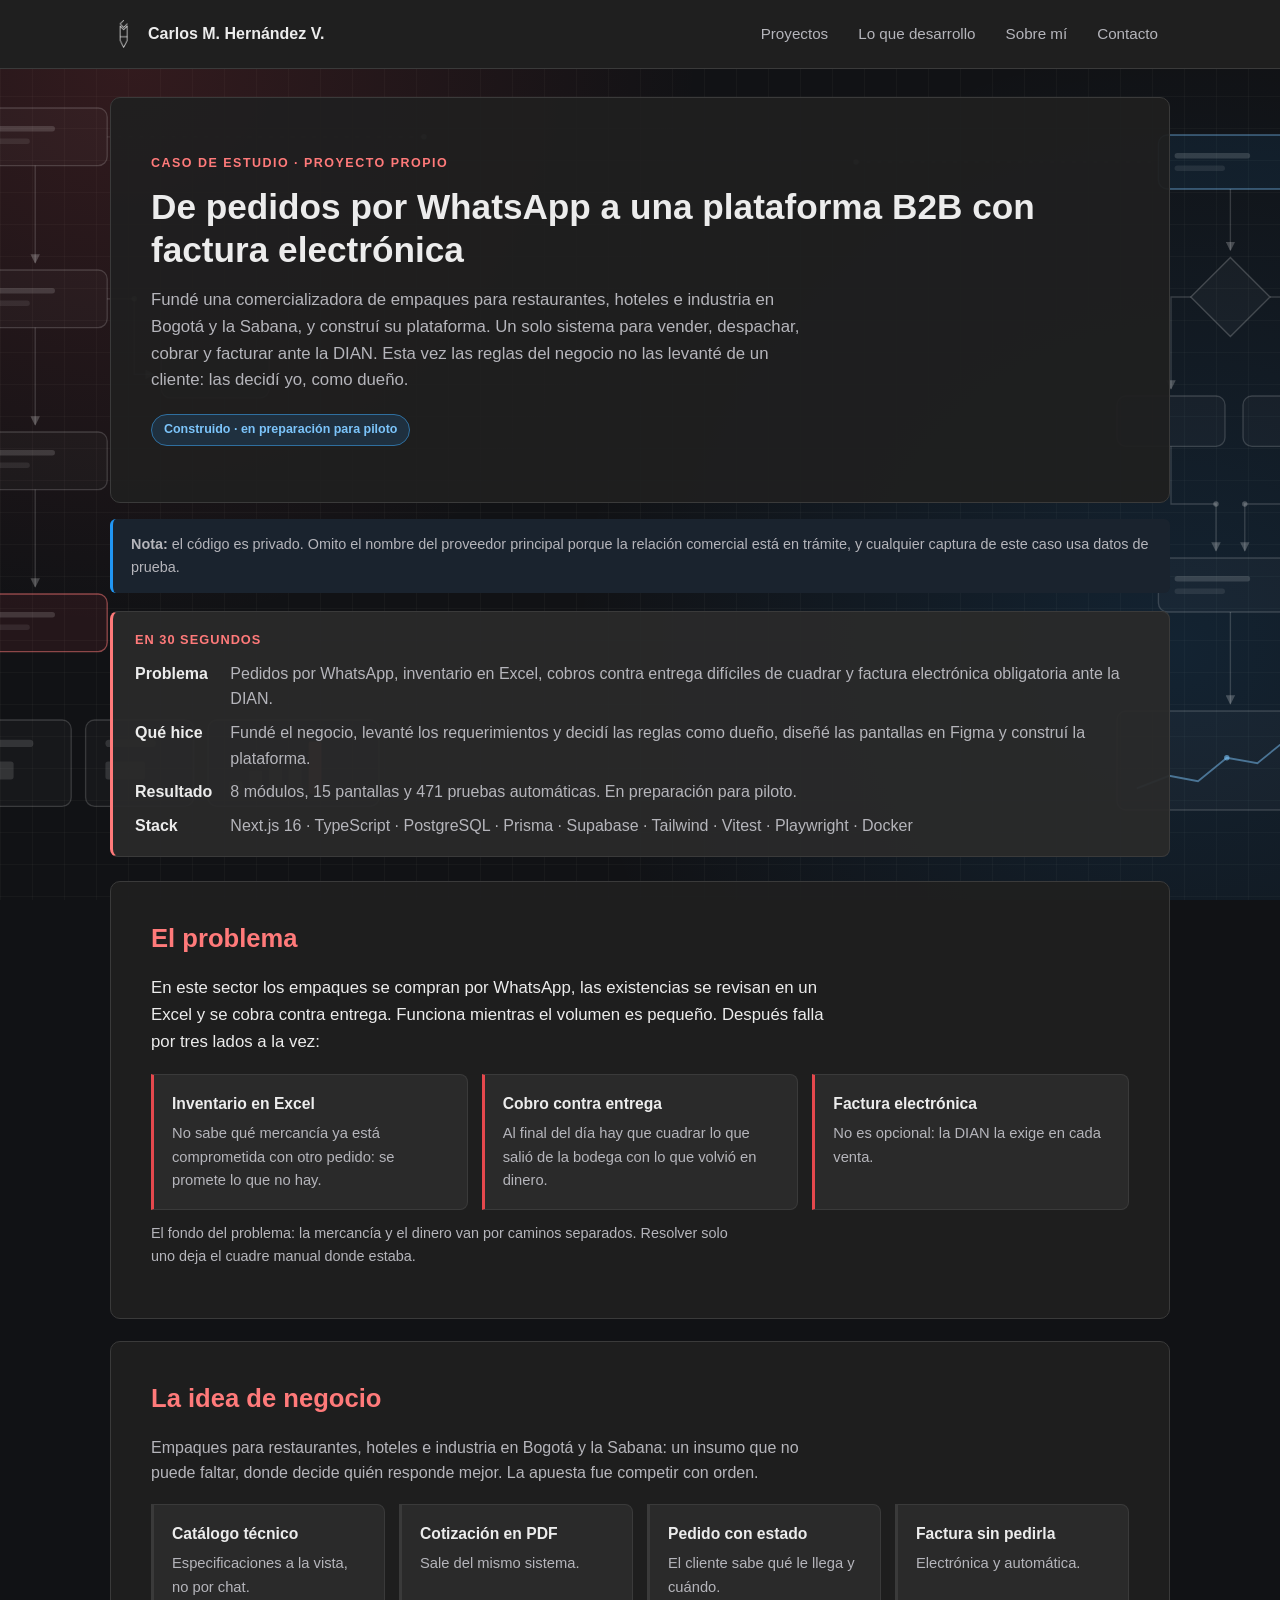
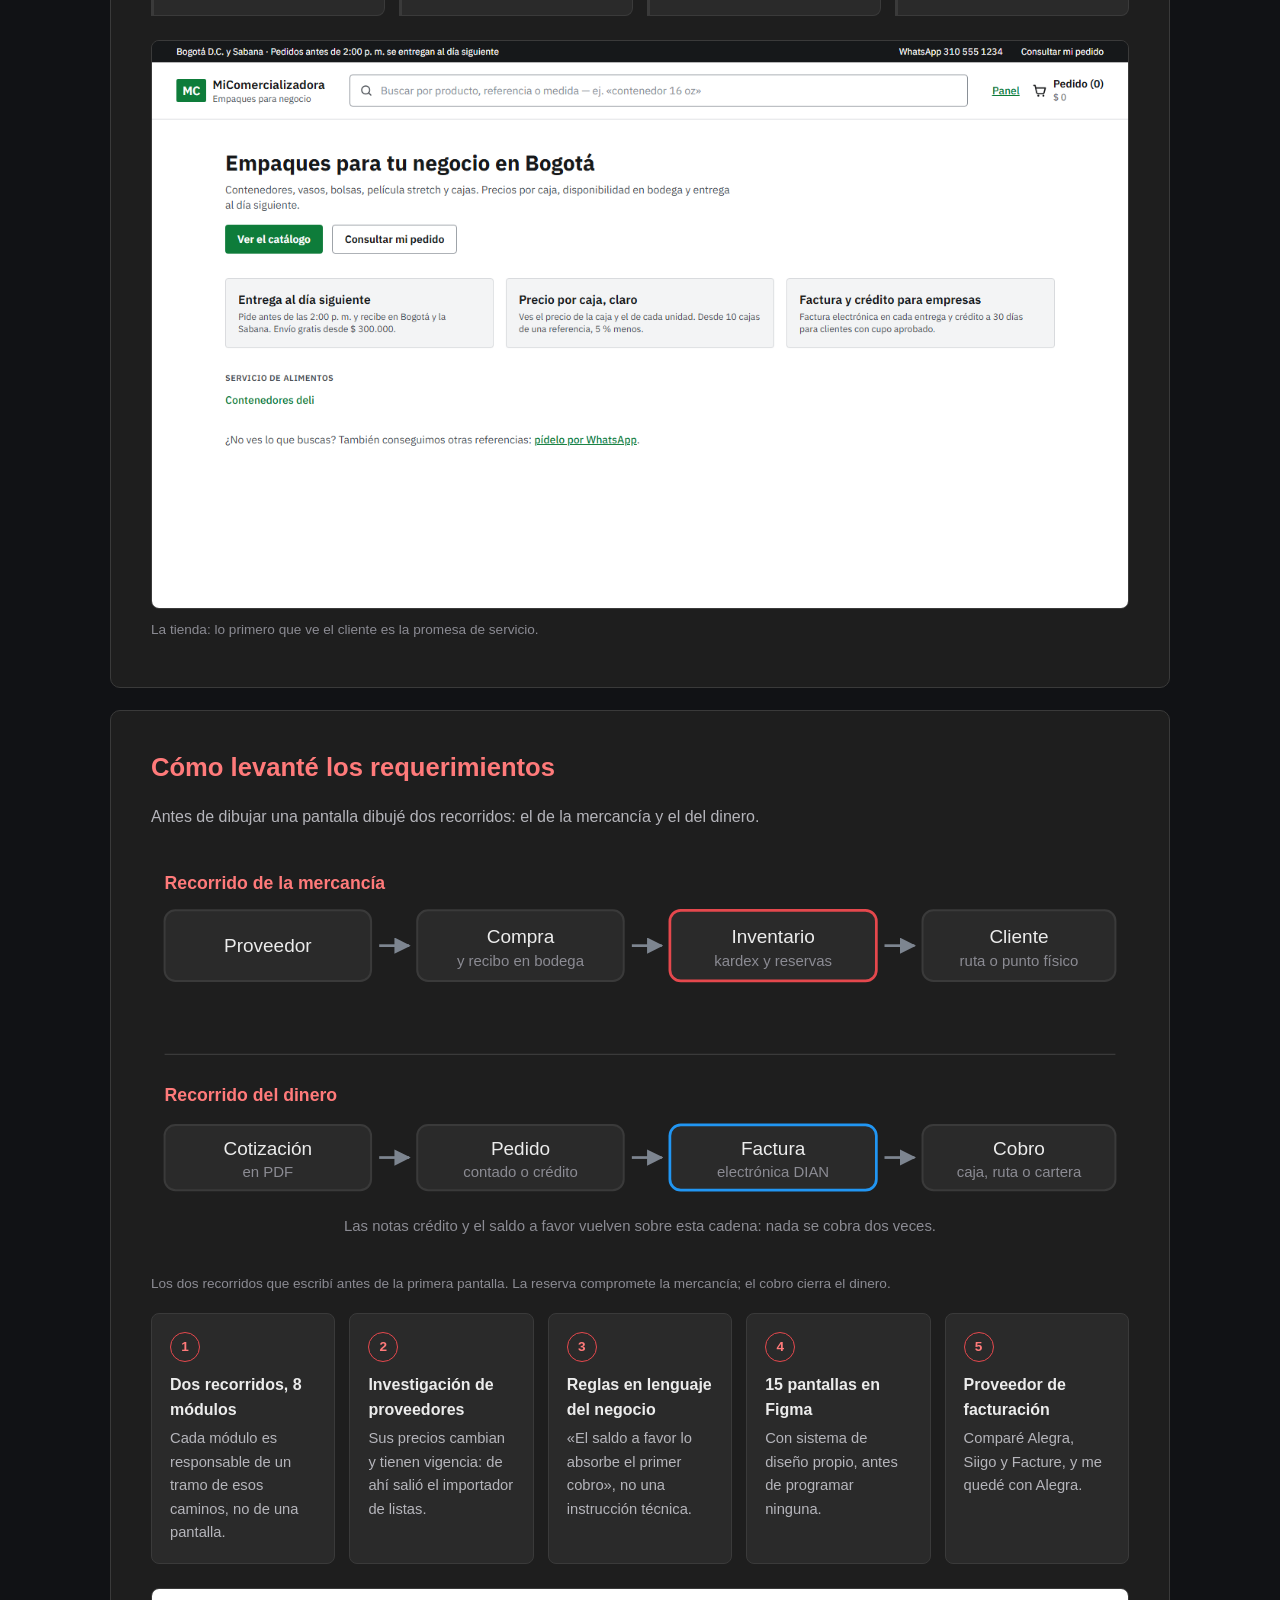
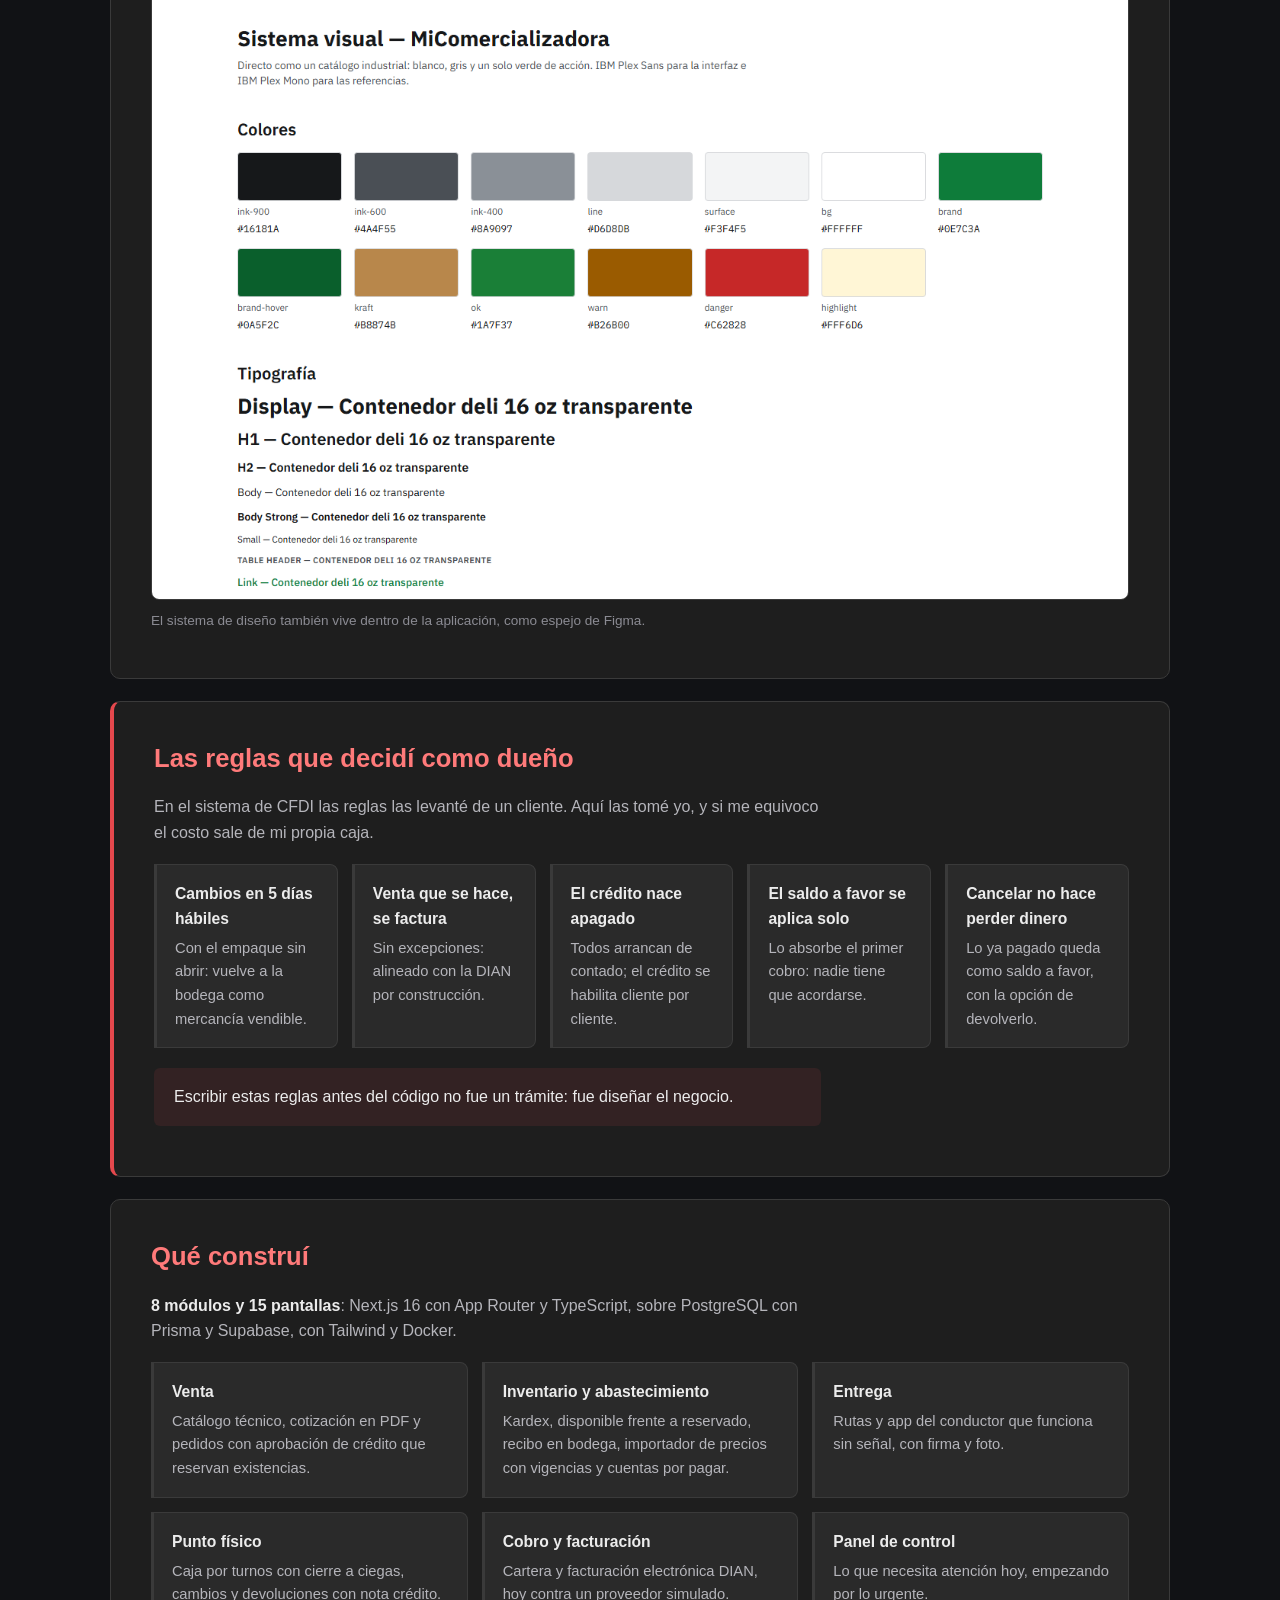
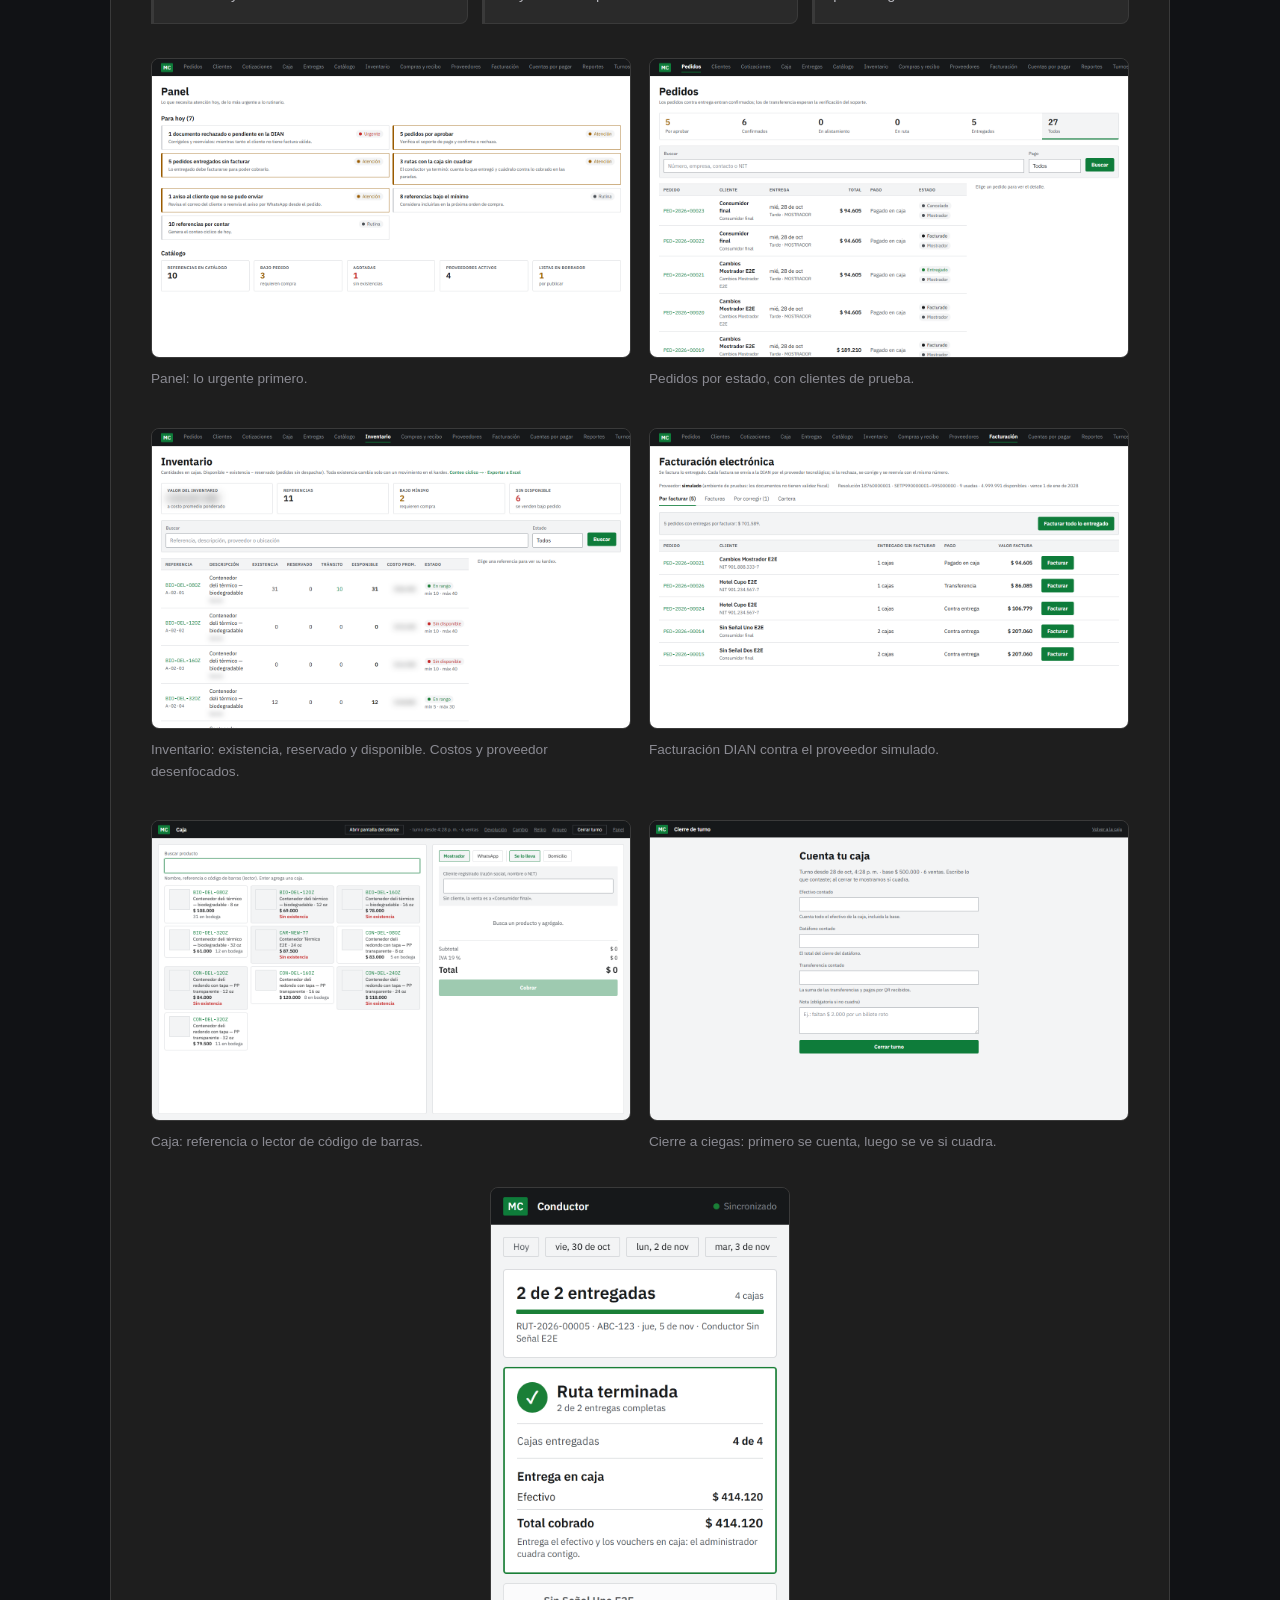
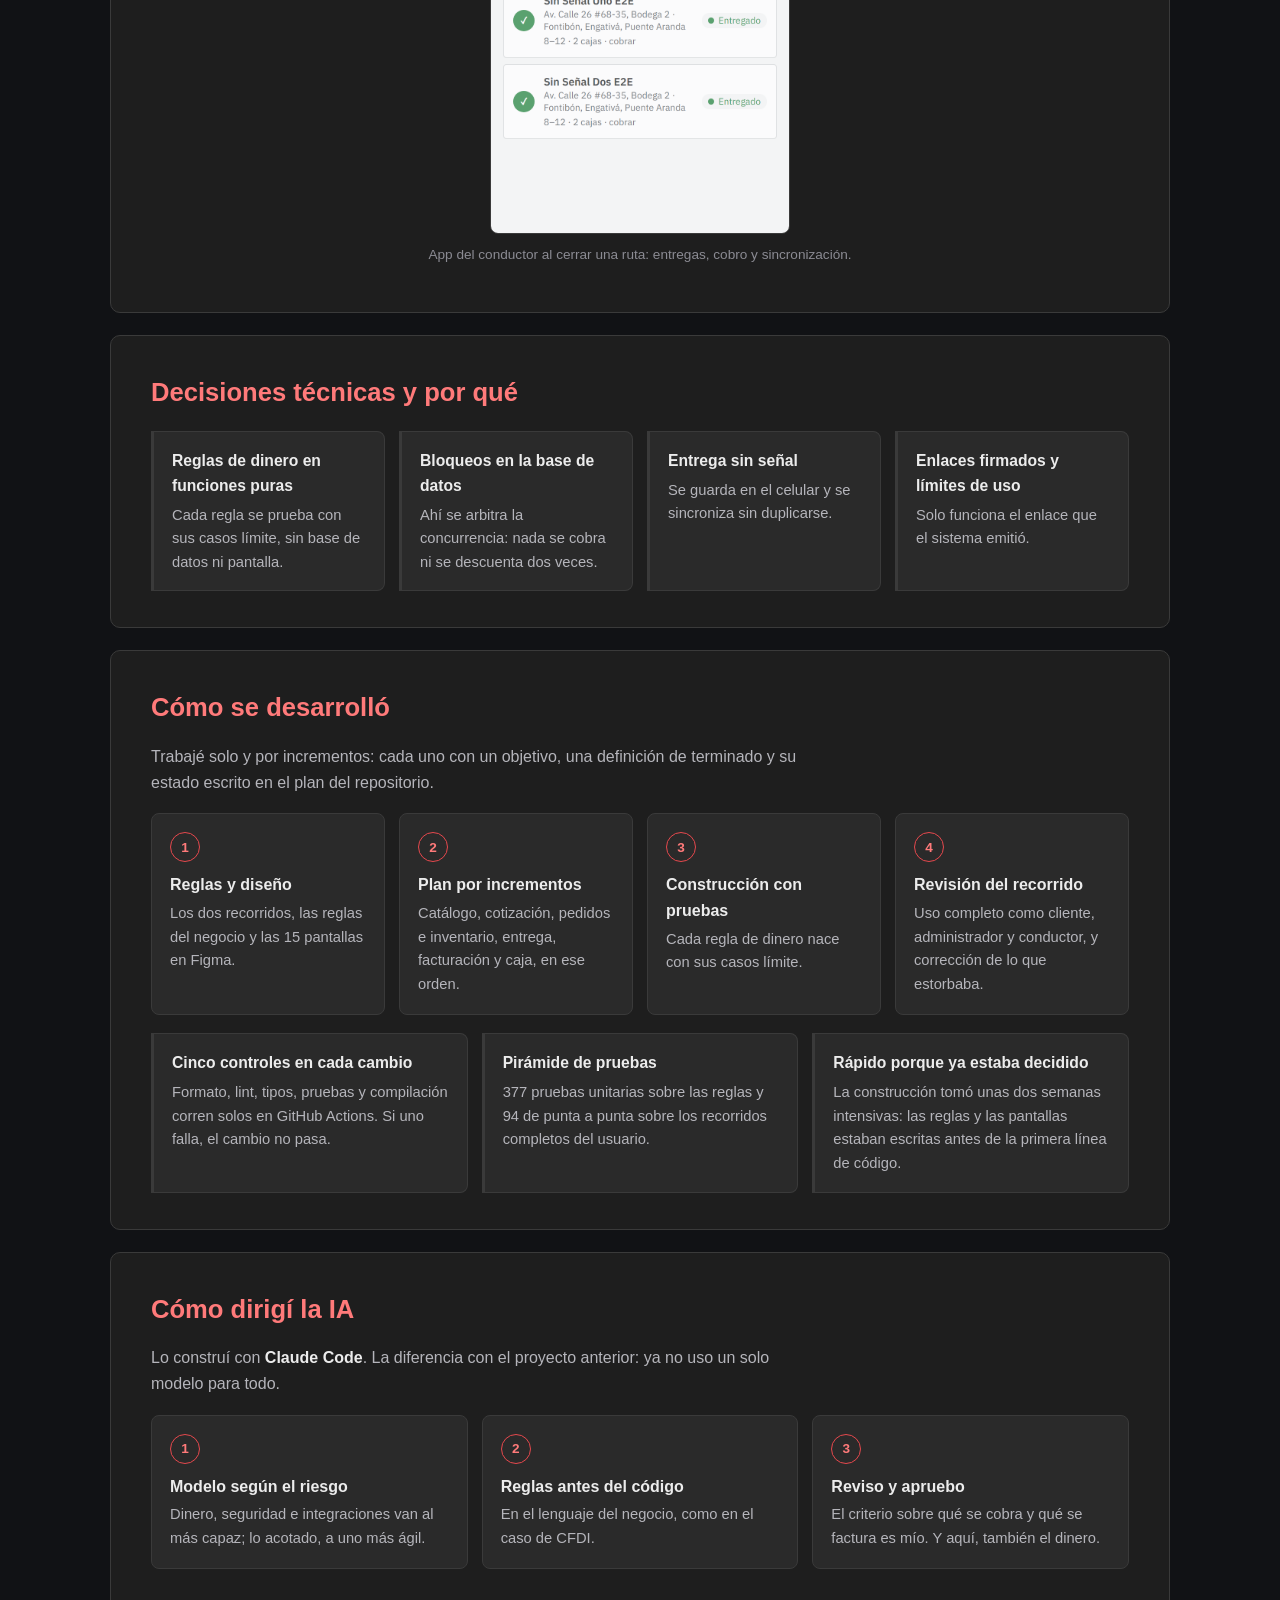
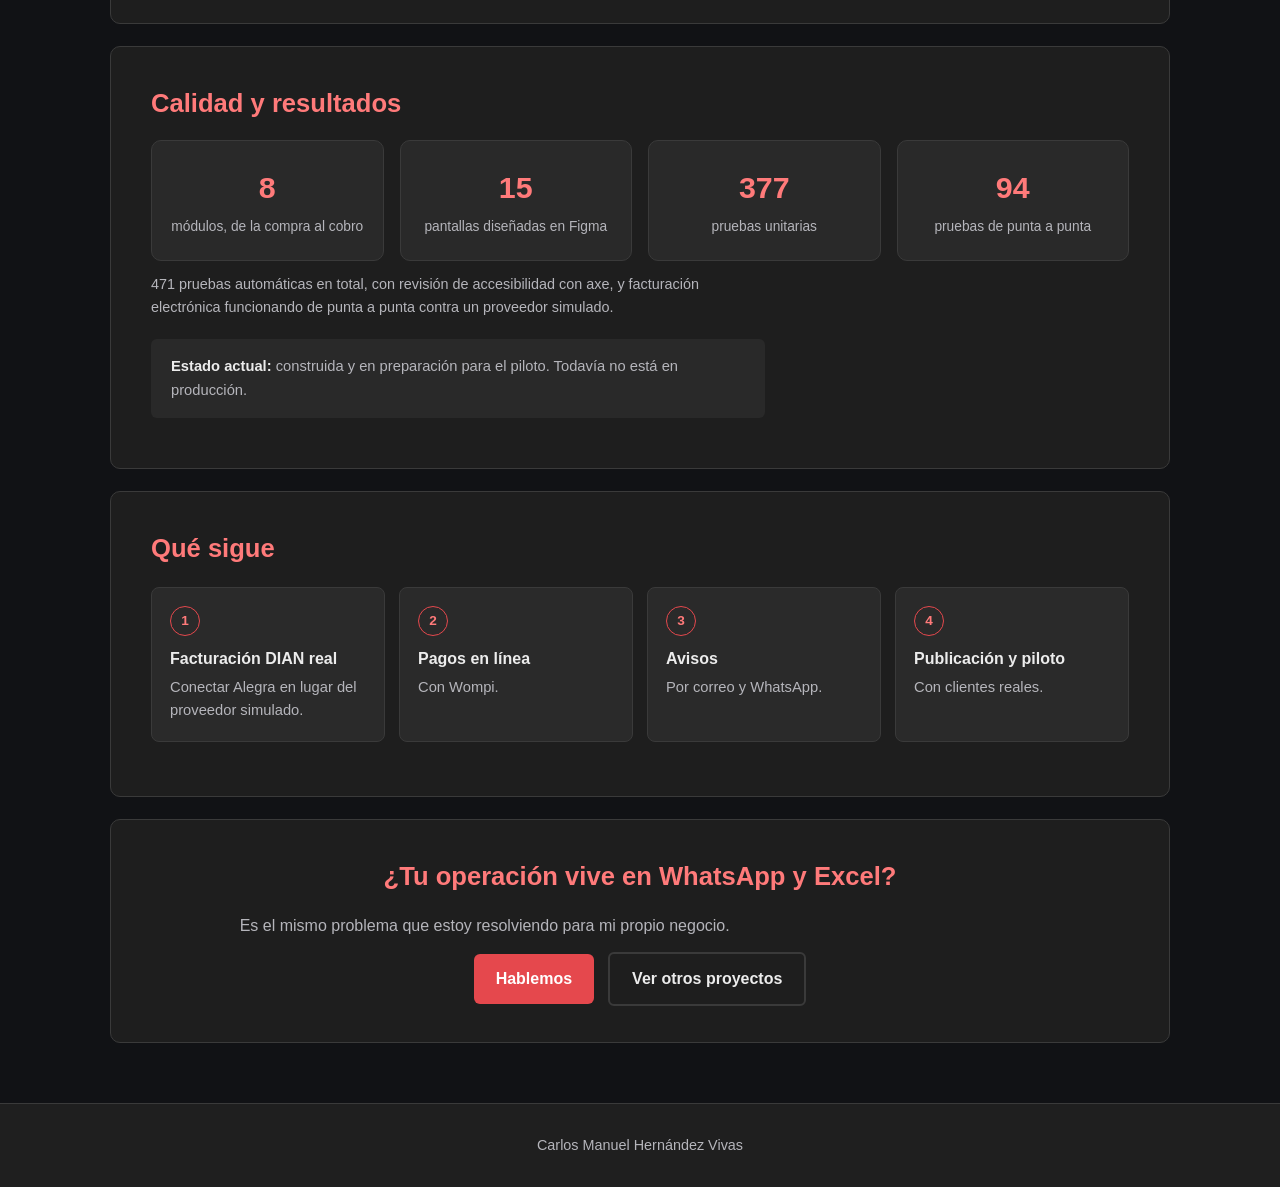
<file: caso-micomercializadora.html>
<!DOCTYPE html>
<html lang="es">

<head>
    <meta charset="UTF-8">
    <meta http-equiv="X-UA-Compatible" content="IE=edge">
    <meta name="viewport" content="width=device-width, initial-scale=1.0">

    <title>Caso: MiComercializadora, plataforma B2B de empaques | Carlos M. Hernández V.</title>
    <meta name="description"
        content="La plataforma B2B de mi propia comercializadora de empaques en Bogotá: tienda con catálogo técnico, inventario con kardex, entregas sin señal, caja del punto físico y facturación electrónica DIAN en un solo sistema.">

    <meta property="og:type" content="article">
    <meta property="og:title" content="Caso: MiComercializadora, plataforma B2B de empaques">
    <meta property="og:description"
        content="8 módulos, 15 pantallas diseñadas en Figma y 471 pruebas automáticas. Las reglas del negocio las decidí como dueño.">
    <link rel="canonical" href="https://carlosmhernandezv.com/caso-micomercializadora.html">
    <meta property="og:url" content="https://carlosmhernandezv.com/caso-micomercializadora.html">
    <meta property="og:image" content="https://carlosmhernandezv.com/img/og/micomercializadora.png">
    <meta property="og:image:width" content="1200">
    <meta property="og:image:height" content="627">
    <meta name="twitter:card" content="summary_large_image">

    <link rel="stylesheet" href="css/styles.css">
    <link rel="icon" sizes="16x16 24x24 32x32 48x48 64x64" href="img/favicon16x16.png">
</head>

<body>
    <a class="skip-link" href="#contenido">Saltar al contenido</a>

    <header class="site-header">
        <nav class="site-nav" aria-label="Navegación principal">
            <a class="brand" href="index.html">
                <img src="img/favicon16x16.png" alt="" width="28" height="28">
                <span>Carlos M. Hernández V.</span>
            </a>
            <ul class="nav-links">
                <li><a href="index.html#proyectos">Proyectos</a></li>
                <li><a href="index.html#capacidades">Lo que desarrollo</a></li>
                <li><a href="index.html#sobre-mi">Sobre mí</a></li>
                <li><a href="index.html#contacto">Contacto</a></li>
            </ul>
        </nav>
    </header>

    <main id="contenido">

        <header class="caso-hero">
            <p class="caso-kicker">Caso de estudio · proyecto propio</p>
            <h1>De pedidos por WhatsApp a una plataforma B2B con factura electrónica</h1>
            <p class="caso-bajada">
                Fundé una comercializadora de empaques para restaurantes, hoteles e industria en Bogotá y la Sabana, y
                construí su plataforma. Un solo sistema para vender, despachar, cobrar y facturar ante la DIAN. Esta vez
                las reglas del negocio no las levanté de un cliente: las decidí yo, como dueño.
            </p>
            <span class="badge badge-progreso">Construido · en preparación para piloto</span>
        </header>

        <!--
          CONFIDENCIALIDAD — leer antes de publicar:
          · NO nombrar al proveedor principal de empaques: la relación comercial está en trámite.
          · El repositorio es privado: no enlazar código.
          · Las capturas que agregues deben usar SOLO datos de prueba: nada de NIT, precios de compra
            ni clientes reales.
          · El sistema NO está en producción. No describirlo así hasta que arranque el piloto.
        -->
        <aside class="nota-confidencial">
            <strong>Nota:</strong> el código es privado. Omito el nombre del proveedor principal porque la relación
            comercial está en trámite, y cualquier captura de este caso usa datos de prueba.
        </aside>

        <div class="caso-resumen">
            <p class="caso-resumen-titulo">En 30 segundos</p>
            <dl>
            <dt>Problema</dt>
            <dd>Pedidos por WhatsApp, inventario en Excel, cobros contra entrega difíciles de cuadrar y factura
                electrónica obligatoria ante la DIAN.</dd>
            <dt>Qué hice</dt>
            <dd>Fundé el negocio, levanté los requerimientos y decidí las reglas como dueño, diseñé las pantallas en
                Figma y construí la plataforma.</dd>
            <dt>Resultado</dt>
            <dd>8 módulos, 15 pantallas y 471 pruebas automáticas. En preparación para piloto.</dd>
            <dt>Stack</dt>
            <dd>Next.js 16 · TypeScript · PostgreSQL · Prisma · Supabase · Tailwind · Vitest · Playwright · Docker</dd>
            </dl>
        </div>

        <section id="el-problema" class="caso-seccion">
            <h2>El problema</h2>
            <p class="caso-entrada">
                En este sector los empaques se compran por WhatsApp, las existencias se revisan en un Excel y se cobra
                contra entrega. Funciona mientras el volumen es pequeño. Después falla por tres lados a la vez:
            </p>
            <div class="tarjetas-mini tarjetas-errores">
                <div class="tarjeta-mini">
                    <p class="tarjeta-mini-titulo">Inventario en Excel</p>
                    <p>No sabe qué mercancía ya está comprometida con otro pedido: se promete lo que no hay.</p>
                </div>
                <div class="tarjeta-mini">
                    <p class="tarjeta-mini-titulo">Cobro contra entrega</p>
                    <p>Al final del día hay que cuadrar lo que salió de la bodega con lo que volvió en dinero.</p>
                </div>
                <div class="tarjeta-mini">
                    <p class="tarjeta-mini-titulo">Factura electrónica</p>
                    <p>No es opcional: la DIAN la exige en cada venta.</p>
                </div>
            </div>
            <p class="caso-nota">
                El fondo del problema: la mercancía y el dinero van por caminos separados. Resolver solo uno deja el
                cuadre manual donde estaba.
            </p>
        </section>

        <section id="la-idea" class="caso-seccion">
            <h2>La idea de negocio</h2>
            <p>
                Empaques para restaurantes, hoteles e industria en Bogotá y la Sabana: un insumo que no puede faltar,
                donde decide quién responde mejor. La apuesta fue competir con orden.
            </p>
            <div class="tarjetas-mini tarjetas-cuatro">
                <div class="tarjeta-mini">
                    <p class="tarjeta-mini-titulo">Catálogo técnico</p>
                    <p>Especificaciones a la vista, no por chat.</p>
                </div>
                <div class="tarjeta-mini">
                    <p class="tarjeta-mini-titulo">Cotización en PDF</p>
                    <p>Sale del mismo sistema.</p>
                </div>
                <div class="tarjeta-mini">
                    <p class="tarjeta-mini-titulo">Pedido con estado</p>
                    <p>El cliente sabe qué le llega y cuándo.</p>
                </div>
                <div class="tarjeta-mini">
                    <p class="tarjeta-mini-titulo">Factura sin pedirla</p>
                    <p>Electrónica y automática.</p>
                </div>
            </div>
            <figure class="captura">
                <img src="img/micomercializadora/tienda-inicio.png" width="1280" height="744" loading="lazy"
                    decoding="async"
                    alt="Inicio de la tienda en línea: buscador de empaques por medida, entrega al día siguiente, precio por caja y factura electrónica.">
                <figcaption>La tienda: lo primero que ve el cliente es la promesa de servicio.</figcaption>
            </figure>
        </section>

        <section id="requerimientos" class="caso-seccion">
            <h2>Cómo levanté los requerimientos</h2>
            <p>Antes de dibujar una pantalla dibujé dos recorridos: el de la mercancía y el del dinero.</p>
            <figure class="diagrama">
                <svg viewBox="0 0 720 300" role="img"
                    aria-label="Diagrama de los dos recorridos de la plataforma: el de la mercancía y el del dinero"
                    xmlns="http://www.w3.org/2000/svg">
                    <defs>
                        <marker id="flecha" viewBox="0 0 10 10" refX="9" refY="5" markerWidth="6" markerHeight="6"
                            orient="auto-start-reverse">
                            <path d="M 0 0 L 10 5 L 0 10 z" fill="#7d8590" />
                        </marker>
                    </defs>

                    <text x="10" y="24" class="svg-titulo">Recorrido de la mercancía</text>

                    <rect x="10" y="40" width="152" height="52" rx="8" class="svg-caja" />
                    <text x="86" y="71" class="svg-etiqueta" text-anchor="middle">Proveedor</text>

                    <line x1="168" y1="66" x2="190" y2="66" class="svg-linea" marker-end="url(#flecha)" />

                    <rect x="196" y="40" width="152" height="52" rx="8" class="svg-caja" />
                    <text x="272" y="64" class="svg-etiqueta" text-anchor="middle">Compra</text>
                    <text x="272" y="81" class="svg-nota" text-anchor="middle">y recibo en bodega</text>

                    <line x1="354" y1="66" x2="376" y2="66" class="svg-linea" marker-end="url(#flecha)" />

                    <rect x="382" y="40" width="152" height="52" rx="8" class="svg-caja svg-caja-foco" />
                    <text x="458" y="64" class="svg-etiqueta" text-anchor="middle">Inventario</text>
                    <text x="458" y="81" class="svg-nota" text-anchor="middle">kardex y reservas</text>

                    <line x1="540" y1="66" x2="562" y2="66" class="svg-linea" marker-end="url(#flecha)" />

                    <rect x="568" y="40" width="142" height="52" rx="8" class="svg-caja" />
                    <text x="639" y="64" class="svg-etiqueta" text-anchor="middle">Cliente</text>
                    <text x="639" y="81" class="svg-nota" text-anchor="middle">ruta o punto físico</text>

                    <line x1="10" y1="146" x2="710" y2="146" class="svg-separador" />

                    <text x="10" y="180" class="svg-titulo">Recorrido del dinero</text>

                    <rect x="10" y="198" width="152" height="48" rx="8" class="svg-caja" />
                    <text x="86" y="220" class="svg-etiqueta" text-anchor="middle">Cotización</text>
                    <text x="86" y="236" class="svg-nota" text-anchor="middle">en PDF</text>

                    <line x1="168" y1="222" x2="190" y2="222" class="svg-linea" marker-end="url(#flecha)" />

                    <rect x="196" y="198" width="152" height="48" rx="8" class="svg-caja" />
                    <text x="272" y="220" class="svg-etiqueta" text-anchor="middle">Pedido</text>
                    <text x="272" y="236" class="svg-nota" text-anchor="middle">contado o crédito</text>

                    <line x1="354" y1="222" x2="376" y2="222" class="svg-linea" marker-end="url(#flecha)" />

                    <rect x="382" y="198" width="152" height="48" rx="8" class="svg-caja svg-caja-fiscal" />
                    <text x="458" y="220" class="svg-etiqueta" text-anchor="middle">Factura</text>
                    <text x="458" y="236" class="svg-nota" text-anchor="middle">electrónica DIAN</text>

                    <line x1="540" y1="222" x2="562" y2="222" class="svg-linea" marker-end="url(#flecha)" />

                    <rect x="568" y="198" width="142" height="48" rx="8" class="svg-caja" />
                    <text x="639" y="220" class="svg-etiqueta" text-anchor="middle">Cobro</text>
                    <text x="639" y="236" class="svg-nota" text-anchor="middle">caja, ruta o cartera</text>

                    <text x="360" y="276" class="svg-nota" text-anchor="middle">
                        Las notas crédito y el saldo a favor vuelven sobre esta cadena: nada se cobra dos veces.
                    </text>
                </svg>
                <figcaption>Los dos recorridos que escribí antes de la primera pantalla. La reserva compromete la
                    mercancía; el cobro cierra el dinero.</figcaption>
            </figure>
            <ol class="pasos pasos-cinco">
                <li>
                    <span class="paso-titulo">Dos recorridos, 8 módulos</span>
                    <span class="paso-texto">Cada módulo es responsable de un tramo de esos caminos, no de una
                        pantalla.</span>
                </li>
                <li>
                    <span class="paso-titulo">Investigación de proveedores</span>
                    <span class="paso-texto">Sus precios cambian y tienen vigencia: de ahí salió el importador de
                        listas.</span>
                </li>
                <li>
                    <span class="paso-titulo">Reglas en lenguaje del negocio</span>
                    <span class="paso-texto">«El saldo a favor lo absorbe el primer cobro», no una instrucción
                        técnica.</span>
                </li>
                <li>
                    <span class="paso-titulo">15 pantallas en Figma</span>
                    <span class="paso-texto">Con sistema de diseño propio, antes de programar ninguna.</span>
                </li>
                <li>
                    <span class="paso-titulo">Proveedor de facturación</span>
                    <span class="paso-texto">Comparé Alegra, Siigo y Facture, y me quedé con Alegra.</span>
                </li>
            </ol>
            <figure class="captura">
                <img src="img/micomercializadora/sistema-diseno.png" width="1280" height="800" loading="lazy"
                    decoding="async"
                    alt="Página del sistema visual: paleta de colores con sus códigos y escala tipográfica de la plataforma.">
                <figcaption>El sistema de diseño también vive dentro de la aplicación, como espejo de Figma.
                </figcaption>
            </figure>
        </section>

        <section id="reglas" class="caso-seccion caso-destacado">
            <h2>Las reglas que decidí como dueño</h2>
            <p>En el sistema de CFDI las reglas las levanté de un cliente. Aquí las tomé yo, y si me equivoco el costo
                sale de mi propia caja.</p>
            <div class="tarjetas-mini tarjetas-cinco">
                <div class="tarjeta-mini">
                    <p class="tarjeta-mini-titulo">Cambios en 5 días hábiles</p>
                    <p>Con el empaque sin abrir: vuelve a la bodega como mercancía vendible.</p>
                </div>
                <div class="tarjeta-mini">
                    <p class="tarjeta-mini-titulo">Venta que se hace, se factura</p>
                    <p>Sin excepciones: alineado con la DIAN por construcción.</p>
                </div>
                <div class="tarjeta-mini">
                    <p class="tarjeta-mini-titulo">El crédito nace apagado</p>
                    <p>Todos arrancan de contado; el crédito se habilita cliente por cliente.</p>
                </div>
                <div class="tarjeta-mini">
                    <p class="tarjeta-mini-titulo">El saldo a favor se aplica solo</p>
                    <p>Lo absorbe el primer cobro: nadie tiene que acordarse.</p>
                </div>
                <div class="tarjeta-mini">
                    <p class="tarjeta-mini-titulo">Cancelar no hace perder dinero</p>
                    <p>Lo ya pagado queda como saldo a favor, con la opción de devolverlo.</p>
                </div>
            </div>
            <p class="caso-leccion">
                Escribir estas reglas antes del código no fue un trámite: fue diseñar el negocio.
            </p>
        </section>

        <section id="que-construi" class="caso-seccion">
            <h2>Qué construí</h2>
            <p>
                <strong>8 módulos y 15 pantallas</strong>: Next.js 16 con App Router y TypeScript, sobre PostgreSQL con
                Prisma y Supabase, con Tailwind y Docker.
            </p>
            <div class="tarjetas-mini tarjetas-tres">
                <div class="tarjeta-mini">
                    <p class="tarjeta-mini-titulo">Venta</p>
                    <p>Catálogo técnico, cotización en PDF y pedidos con aprobación de crédito que reservan
                        existencias.</p>
                </div>
                <div class="tarjeta-mini">
                    <p class="tarjeta-mini-titulo">Inventario y abastecimiento</p>
                    <p>Kardex, disponible frente a reservado, recibo en bodega, importador de precios con vigencias y
                        cuentas por pagar.</p>
                </div>
                <div class="tarjeta-mini">
                    <p class="tarjeta-mini-titulo">Entrega</p>
                    <p>Rutas y app del conductor que funciona sin señal, con firma y foto.</p>
                </div>
                <div class="tarjeta-mini">
                    <p class="tarjeta-mini-titulo">Punto físico</p>
                    <p>Caja por turnos con cierre a ciegas, cambios y devoluciones con nota crédito.</p>
                </div>
                <div class="tarjeta-mini">
                    <p class="tarjeta-mini-titulo">Cobro y facturación</p>
                    <p>Cartera y facturación electrónica DIAN, hoy contra un proveedor simulado.</p>
                </div>
                <div class="tarjeta-mini">
                    <p class="tarjeta-mini-titulo">Panel de control</p>
                    <p>Lo que necesita atención hoy, empezando por lo urgente.</p>
                </div>
            </div>

            <div class="galeria">
                <figure class="captura">
                    <img src="img/micomercializadora/admin-panel.png" width="1280" height="800" loading="lazy"
                        decoding="async"
                        alt="Panel de administración con las tareas del día: un documento rechazado por la DIAN, pedidos por aprobar, entregas sin facturar y rutas con la caja sin cuadrar.">
                    <figcaption>Panel: lo urgente primero.</figcaption>
                </figure>
                <figure class="captura">
                    <img src="img/micomercializadora/admin-pedidos.png" width="1280" height="800" loading="lazy"
                        decoding="async"
                        alt="Listado de pedidos con contadores por estado, buscador y columnas de cliente, entrega, total, pago y estado.">
                    <figcaption>Pedidos por estado, con clientes de prueba.</figcaption>
                </figure>
                <figure class="captura">
                    <img src="img/micomercializadora/admin-inventario.png" width="1280" height="800" loading="lazy"
                        decoding="async"
                        alt="Inventario con existencia, reservado, en tránsito y disponible por referencia, y alertas de mínimo y máximo. Los costos y el proveedor aparecen desenfocados.">
                    <figcaption>Inventario: existencia, reservado y disponible. Costos y proveedor desenfocados.
                    </figcaption>
                </figure>
                <figure class="captura">
                    <img src="img/micomercializadora/admin-facturacion.png" width="1280" height="800" loading="lazy"
                        decoding="async"
                        alt="Facturación electrónica: entregas pendientes por facturar, botón para facturar todo lo entregado y aviso de que el proveedor es simulado.">
                    <figcaption>Facturación DIAN contra el proveedor simulado.</figcaption>
                </figure>
                <figure class="captura">
                    <img src="img/micomercializadora/caja.png" width="1280" height="800" loading="lazy"
                        decoding="async"
                        alt="Caja del punto físico: buscador por referencia o código de barras, productos con precio y existencias, y cobro.">
                    <figcaption>Caja: referencia o lector de código de barras.</figcaption>
                </figure>
                <figure class="captura">
                    <img src="img/micomercializadora/caja-cierre.png" width="1280" height="800" loading="lazy"
                        decoding="async"
                        alt="Cierre de turno a ciegas: el cajero escribe el efectivo, el datáfono y las transferencias contados sin ver lo esperado.">
                    <figcaption>Cierre a ciegas: primero se cuenta, luego se ve si cuadra.</figcaption>
                </figure>
            </div>
            <figure class="captura captura-movil">
                <img src="img/micomercializadora/ruta-conductor.png" width="780" height="1688" loading="lazy"
                    decoding="async"
                    alt="App del conductor en el celular: ruta terminada con 2 de 2 entregas, total cobrado en efectivo y estado sincronizado.">
                <figcaption>App del conductor al cerrar una ruta: entregas, cobro y sincronización.</figcaption>
            </figure>
        </section>

        <section id="decisiones" class="caso-seccion">
            <h2>Decisiones técnicas y por qué</h2>
            <div class="tarjetas-mini tarjetas-cuatro">
                <div class="tarjeta-mini">
                    <p class="tarjeta-mini-titulo">Reglas de dinero en funciones puras</p>
                    <p>Cada regla se prueba con sus casos límite, sin base de datos ni pantalla.</p>
                </div>
                <div class="tarjeta-mini">
                    <p class="tarjeta-mini-titulo">Bloqueos en la base de datos</p>
                    <p>Ahí se arbitra la concurrencia: nada se cobra ni se descuenta dos veces.</p>
                </div>
                <div class="tarjeta-mini">
                    <p class="tarjeta-mini-titulo">Entrega sin señal</p>
                    <p>Se guarda en el celular y se sincroniza sin duplicarse.</p>
                </div>
                <div class="tarjeta-mini">
                    <p class="tarjeta-mini-titulo">Enlaces firmados y límites de uso</p>
                    <p>Solo funciona el enlace que el sistema emitió.</p>
                </div>
            </div>
        </section>

        <section id="desarrollo" class="caso-seccion">
            <h2>Cómo se desarrolló</h2>
            <p>
                Trabajé solo y por incrementos: cada uno con un objetivo, una definición de terminado y su estado
                escrito en el plan del repositorio.
            </p>
            <ol class="pasos pasos-cuatro">
                <li>
                    <span class="paso-titulo">Reglas y diseño</span>
                    <span class="paso-texto">Los dos recorridos, las reglas del negocio y las 15 pantallas en
                        Figma.</span>
                </li>
                <li>
                    <span class="paso-titulo">Plan por incrementos</span>
                    <span class="paso-texto">Catálogo, cotización, pedidos e inventario, entrega,
                        facturación y caja, en ese orden.</span>
                </li>
                <li>
                    <span class="paso-titulo">Construcción con pruebas</span>
                    <span class="paso-texto">Cada regla de dinero nace con sus casos límite.</span>
                </li>
                <li>
                    <span class="paso-titulo">Revisión del recorrido</span>
                    <span class="paso-texto">Uso completo como cliente, administrador y conductor, y corrección de
                        lo que estorbaba.</span>
                </li>
            </ol>
            <div class="tarjetas-mini tarjetas-tres">
                <div class="tarjeta-mini">
                    <p class="tarjeta-mini-titulo">Cinco controles en cada cambio</p>
                    <p>Formato, lint, tipos, pruebas y compilación corren solos en GitHub Actions. Si uno falla, el
                        cambio no pasa.</p>
                </div>
                <div class="tarjeta-mini">
                    <p class="tarjeta-mini-titulo">Pirámide de pruebas</p>
                    <p>377 pruebas unitarias sobre las reglas y 94 de punta a punta sobre los recorridos completos
                        del usuario.</p>
                </div>
                <div class="tarjeta-mini">
                    <p class="tarjeta-mini-titulo">Rápido porque ya estaba decidido</p>
                    <p>La construcción tomó unas dos semanas intensivas: las reglas y las pantallas estaban
                        escritas antes de la primera línea de código.</p>
                </div>
            </div>
        </section>

        <section id="proceso" class="caso-seccion">
            <h2>Cómo dirigí la IA</h2>
            <p>Lo construí con <strong>Claude Code</strong>. La diferencia con el proyecto anterior: ya no uso un
                solo modelo para todo.</p>
            <ol class="pasos">
                <li>
                    <span class="paso-titulo">Modelo según el riesgo</span>
                    <span class="paso-texto">Dinero, seguridad e integraciones van al más capaz; lo acotado, a uno
                        más ágil.</span>
                </li>
                <li>
                    <span class="paso-titulo">Reglas antes del código</span>
                    <span class="paso-texto">En el lenguaje del negocio, como en el caso de CFDI.</span>
                </li>
                <li>
                    <span class="paso-titulo">Reviso y apruebo</span>
                    <span class="paso-texto">El criterio sobre qué se cobra y qué se factura es mío. Y aquí, también
                        el dinero.</span>
                </li>
            </ol>
        </section>

        <section id="resultados" class="caso-seccion">
            <h2>Calidad y resultados</h2>
            <div class="cifras">
                <div class="cifra">
                    <span class="cifra-num">8</span>
                    <span class="cifra-lbl">módulos, de la compra al cobro</span>
                </div>
                <div class="cifra">
                    <span class="cifra-num">15</span>
                    <span class="cifra-lbl">pantallas diseñadas en Figma</span>
                </div>
                <div class="cifra">
                    <span class="cifra-num">377</span>
                    <span class="cifra-lbl">pruebas unitarias</span>
                </div>
                <div class="cifra">
                    <span class="cifra-num">94</span>
                    <span class="cifra-lbl">pruebas de punta a punta</span>
                </div>
            </div>
            <p class="caso-nota">
                471 pruebas automáticas en total, con revisión de accesibilidad con axe, y facturación electrónica
                funcionando de punta a punta contra un proveedor simulado.
            </p>
            <p class="caso-pendiente">
                <strong>Estado actual:</strong> construida y en preparación para el piloto. Todavía no está en
                producción.
            </p>
        </section>

        <section id="que-sigue" class="caso-seccion">
            <h2>Qué sigue</h2>
            <ol class="pasos pasos-cuatro">
                <li>
                    <span class="paso-titulo">Facturación DIAN real</span>
                    <span class="paso-texto">Conectar Alegra en lugar del proveedor simulado.</span>
                </li>
                <li>
                    <span class="paso-titulo">Pagos en línea</span>
                    <span class="paso-texto">Con Wompi.</span>
                </li>
                <li>
                    <span class="paso-titulo">Avisos</span>
                    <span class="paso-texto">Por correo y WhatsApp.</span>
                </li>
                <li>
                    <span class="paso-titulo">Publicación y piloto</span>
                    <span class="paso-texto">Con clientes reales.</span>
                </li>
            </ol>
        </section>

        <section class="caso-seccion caso-cierre">
            <h2>¿Tu operación vive en WhatsApp y Excel?</h2>
            <p>Es el mismo problema que estoy resolviendo para mi propio negocio.</p>
            <div class="proyecto-acciones">
                <a class="btn btn-primario" href="index.html#contacto">Hablemos</a>
                <a class="btn btn-secundario" href="index.html#proyectos">Ver otros proyectos</a>
            </div>
        </section>

    </main>

    <footer class="site-footer">
        <p>Carlos Manuel Hernández Vivas</p>
    </footer>
</body>

</html>
</file>
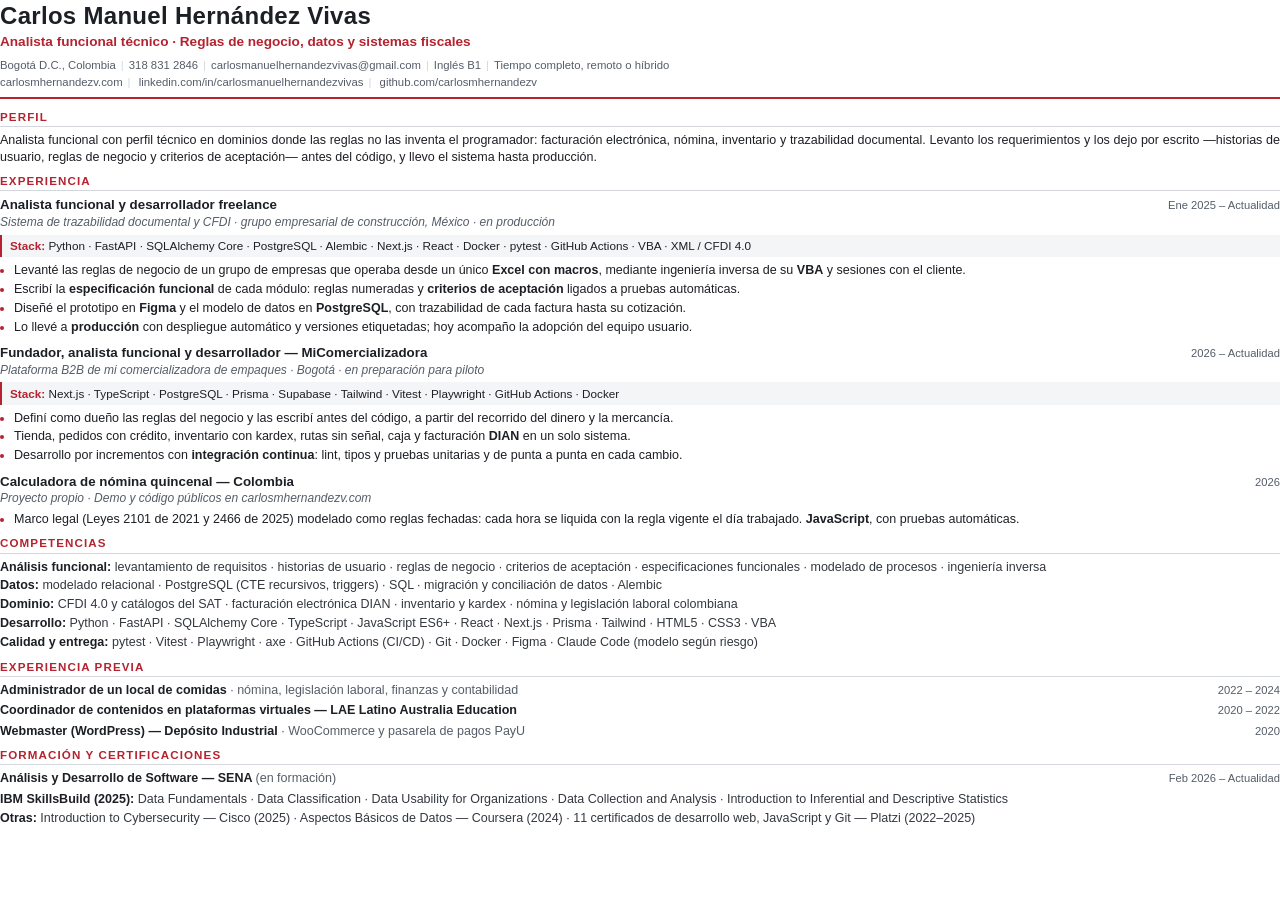
<file: docs/cv.html>
<!DOCTYPE html>
<html lang="es">

<head>
    <meta charset="UTF-8">
    <title>Carlos Manuel Hernández Vivas — Hoja de vida</title>
    <!--
      FUENTE DEL CV. El PDF de docs/CVCarlosMHernandezV.pdf se genera desde
      este archivo. Para regenerarlo:

        chrome --headless --disable-gpu --no-pdf-header-footer \
               --print-to-pdf=docs/CVCarlosMHernandezV.pdf docs/cv.html

      Ajustado para caber en UNA página A4. Si agregas contenido, verifica
      que siga entrando antes de publicar.
    -->
    <style>
        @page {
            size: A4;
            margin: 12mm 14mm;
        }

        :root {
            --tinta: #1c1f24;
            --tenue: #555d68;
            --acento: #b4232f;
            --linea: #d4d8dd;
        }

        * {
            box-sizing: border-box;
        }

        body {
            margin: 0;
            font-family: "Segoe UI", Roboto, "Helvetica Neue", Arial, sans-serif;
            font-size: 9.4pt;
            line-height: 1.31;
            color: var(--tinta);
            -webkit-print-color-adjust: exact;
            print-color-adjust: exact;
        }

        /* ---------- Encabezado ---------- */
        header {
            border-bottom: 2.5px solid var(--acento);
            padding-bottom: 6px;
            margin-bottom: 10px;
        }

        h1 {
            margin: 0;
            font-size: 18pt;
            letter-spacing: 0.3px;
            font-weight: 700;
        }

        .rol {
            margin: 2px 0 6px;
            font-size: 10.2pt;
            color: var(--acento);
            font-weight: 600;
        }

        .contacto {
            font-size: 8.5pt;
            color: var(--tenue);
            line-height: 1.5;
        }

        .contacto a {
            color: var(--tenue);
            text-decoration: none;
        }

        .sep {
            color: var(--linea);
            padding: 0 5px;
        }

        /* ---------- Secciones ---------- */
        section {
            margin-bottom: 8px;
        }

        section:last-child {
            margin-bottom: 0;
        }

        h2 {
            font-size: 8.7pt;
            text-transform: uppercase;
            letter-spacing: 1.1px;
            color: var(--acento);
            margin: 0 0 5px;
            padding-bottom: 2px;
            border-bottom: 1px solid var(--linea);
        }

        .perfil {
            margin: 0;
            text-align: justify;
        }

        /* ---------- Experiencia ---------- */
        .puesto {
            margin-bottom: 9px;
        }

        .puesto:last-child {
            margin-bottom: 0;
        }

        /* Título y fecha en una misma línea flex. Con la fecha en una celda
           de rejilla aparte, la extracción de texto la desplaza a otro
           bloque y los filtros ATS la asignan al puesto equivocado. */
        .cab {
            display: flex;
            justify-content: space-between;
            align-items: baseline;
            gap: 12px;
        }

        .cargo {
            font-weight: 700;
            font-size: 10pt;
        }

        .fecha {
            font-size: 8.4pt;
            color: var(--tenue);
            white-space: nowrap;
            font-variant-numeric: tabular-nums;
        }

        .org {
            font-size: 9pt;
            color: var(--tenue);
            font-style: italic;
            margin: 1px 0 4px;
        }

        ul {
            margin: 0;
            padding-left: 14px;
        }

        li {
            margin-bottom: 2.5px;
        }

        li::marker {
            color: var(--acento);
        }

        .cifra {
            font-weight: 700;
        }

        /* ---------- Stack por puesto ----------
           Va inmediatamente bajo el cargo, no al final: los reclutadores y
           los filtros ATS asocian las herramientas al puesto concreto. El
           fondo y el filete lo convierten en el primer elemento que salta a
           la vista dentro de la entrada. */
        .stack {
            margin: 0 0 5px;
            padding: 3.5px 8px;
            background: #f4f5f7;
            border-left: 2.5px solid var(--acento);
            font-size: 8.8pt;
        }

        .stack b {
            color: var(--acento);
        }

        /* ---------- Competencias ----------
           Etiqueta en línea con el contenido, no en columna aparte: una
           rejilla de dos columnas se extrae desordenada y los filtros ATS
           terminan emparejando cada etiqueta con el texto equivocado. */
        .comp p {
            margin: 0 0 2.5px;
            color: #33383f;
        }

        .comp p:last-child {
            margin-bottom: 0;
        }

        .comp b {
            color: var(--tinta);
        }

        /* ---------- Previa y formación ---------- */
        .breve {
            margin-bottom: 4px;
        }

        .breve:last-child {
            margin-bottom: 0;
        }

        .breve-t {
            font-weight: 600;
        }

        .breve-d {
            font-size: 8.7pt;
            color: var(--tenue);
            margin: 0;
        }
    </style>
</head>

<body>

    <header>
        <h1>Carlos Manuel Hernández Vivas</h1>
        <p class="rol">Analista funcional técnico · Reglas de negocio, datos y sistemas fiscales</p>
        <div class="contacto">
            Bogotá D.C., Colombia<span class="sep">|</span>318 831 2846<span
                class="sep">|</span>carlosmanuelhernandezvivas@gmail.com<span class="sep">|</span>Inglés B1<span
                class="sep">|</span>Tiempo completo, remoto o híbrido<br>
            <a href="https://carlosmhernandezv.com">carlosmhernandezv.com</a><span class="sep">|</span>
            <a
                href="https://www.linkedin.com/in/carlosmanuelhernandezvivas/">linkedin.com/in/carlosmanuelhernandezvivas</a><span
                class="sep">|</span>
            <a href="https://github.com/carlosmhernandezv">github.com/carlosmhernandezv</a>
        </div>
    </header>

    <section>
        <h2>Perfil</h2>
        <p class="perfil">
            Analista funcional con perfil técnico en dominios donde las reglas no las inventa el programador:
            facturación electrónica, nómina, inventario y trazabilidad documental. Levanto los requerimientos y los
            dejo por escrito —historias de usuario, reglas de negocio y criterios de aceptación— antes del código, y
            llevo el sistema hasta producción.
        </p>
    </section>

    <section>
        <h2>Experiencia</h2>

        <div class="puesto">
            <div class="cab">
                <span class="cargo">Analista funcional y desarrollador freelance</span>
                <span class="fecha">Ene 2025 – Actualidad</span>
            </div>
            <p class="org">Sistema de trazabilidad documental y CFDI · grupo empresarial de construcción, México · en
                producción</p>
            <p class="stack"><b>Stack:</b> Python · FastAPI · SQLAlchemy Core · PostgreSQL · Alembic · Next.js ·
                React · Docker · pytest · GitHub Actions · VBA · XML / CFDI 4.0</p>
            <ul>
                <li>Levanté las reglas de negocio de un grupo de empresas que operaba desde un único
                    <span class="cifra">Excel con macros</span>, mediante ingeniería inversa de su
                    <span class="cifra">VBA</span> y sesiones con el cliente.</li>
                <li>Escribí la <span class="cifra">especificación funcional</span> de cada módulo: reglas numeradas y
                    <span class="cifra">criterios de aceptación</span> ligados a pruebas automáticas.</li>
                <li>Diseñé el prototipo en <span class="cifra">Figma</span> y el modelo de datos en
                    <span class="cifra">PostgreSQL</span>, con trazabilidad de cada factura hasta su cotización.</li>
                <li>Lo llevé a <span class="cifra">producción</span> con despliegue automático y versiones etiquetadas; hoy
                    acompaño la adopción del equipo usuario.</li>
            </ul>
        </div>

        <div class="puesto">
            <div class="cab">
                <span class="cargo">Fundador, analista funcional y desarrollador — MiComercializadora</span>
                <span class="fecha">2026 – Actualidad</span>
            </div>
            <p class="org">Plataforma B2B de mi comercializadora de empaques · Bogotá · en preparación para piloto</p>
            <p class="stack"><b>Stack:</b> Next.js · TypeScript · PostgreSQL · Prisma · Supabase · Tailwind · Vitest
                · Playwright · GitHub Actions · Docker</p>
            <ul>
                <li>Definí como dueño las reglas del negocio y las escribí antes del código, a partir del recorrido del
                    dinero y la mercancía.</li>
                <li>Tienda, pedidos con crédito, inventario con kardex, rutas sin señal, caja y facturación
                    <span class="cifra">DIAN</span> en un solo sistema.</li>
                <li>Desarrollo por incrementos con <span class="cifra">integración continua</span>: lint, tipos y pruebas
                    unitarias y de punta a punta en cada cambio.</li>
            </ul>
        </div>

        <div class="puesto">
            <div class="cab">
                <span class="cargo">Calculadora de nómina quincenal — Colombia</span>
                <span class="fecha">2026</span>
            </div>
            <p class="org">Proyecto propio · Demo y código públicos en carlosmhernandezv.com</p>
            <ul>
                <li>Marco legal (Leyes 2101 de 2021 y 2466 de 2025) modelado como reglas fechadas: cada hora se liquida
                    con la regla vigente el día trabajado. <span class="cifra">JavaScript</span>, con pruebas
                    automáticas.</li>
            </ul>
        </div>
    </section>

    <section>
        <h2>Competencias</h2>
        <div class="comp">
            <p><b>Análisis funcional:</b> levantamiento de requisitos · historias de usuario · reglas de negocio ·
                criterios de aceptación · especificaciones funcionales · modelado de procesos · ingeniería inversa</p>
            <p><b>Datos:</b> modelado relacional · PostgreSQL (CTE recursivos, triggers) · SQL · migración y
                conciliación de datos · Alembic</p>
            <p><b>Dominio:</b> CFDI 4.0 y catálogos del SAT · facturación electrónica DIAN · inventario y kardex ·
                nómina y legislación laboral colombiana</p>
            <p><b>Desarrollo:</b> Python · FastAPI · SQLAlchemy Core · TypeScript · JavaScript ES6+ · React · Next.js ·
                Prisma · Tailwind · HTML5 · CSS3 · VBA</p>
            <p><b>Calidad y entrega:</b> pytest · Vitest · Playwright · axe · GitHub Actions (CI/CD) · Git · Docker ·
                Figma · Claude Code (modelo según riesgo)</p>
        </div>
    </section>

    <section>
        <h2>Experiencia previa</h2>
        <div class="breve">
            <div class="cab">
                <span class="breve-t">Administrador de un local de comidas <span
                        style="font-weight:400;color:var(--tenue)">· nómina, legislación laboral, finanzas y
                        contabilidad</span></span>
                <span class="fecha">2022 – 2024</span>
            </div>
        </div>
        <div class="breve">
            <div class="cab">
                <span class="breve-t">Coordinador de contenidos en plataformas virtuales — LAE Latino Australia
                    Education</span>
                <span class="fecha">2020 – 2022</span>
            </div>
        </div>
        <div class="breve">
            <div class="cab">
                <span class="breve-t">Webmaster (WordPress) — Depósito Industrial <span
                        style="font-weight:400;color:var(--tenue)">· WooCommerce y pasarela de pagos PayU</span></span>
                <span class="fecha">2020</span>
            </div>
        </div>
    </section>

    <section>
        <h2>Formación y certificaciones</h2>
        <div class="breve">
            <div class="cab">
                <span class="breve-t">Análisis y Desarrollo de Software — SENA <span
                        style="font-weight:400;color:var(--tenue)">(en formación)</span></span>
                <span class="fecha">Feb 2026 – Actualidad</span>
            </div>
        </div>
        <div class="comp certs">
            <p><b>IBM SkillsBuild (2025):</b> Data Fundamentals · Data Classification · Data Usability for
                Organizations · Data Collection and Analysis · Introduction to Inferential and Descriptive Statistics
            </p>
            <p><b>Otras:</b> Introduction to Cybersecurity — Cisco (2025) · Aspectos Básicos de Datos — Coursera (2024)
                · 11 certificados de desarrollo web, JavaScript y Git — Platzi (2022–2025)</p>
        </div>
    </section>

</body>

</html>
</file>
<file: css/styles.css>
/* =========================================================
   VARIABLES
   ========================================================= */
:root {
    --acento: #E5484D;
    --acento-hover: #C93B3F;
    --acento-texto: #FF7A7A;
    --azul: #2196F3;
    --panel: #1f1f1f;
    --panel-2: #2a2a2a;
    --borde: #3a3a3a;
    --texto: #ececec;
    --tenue: #b5b5bb;
    --ancho: 1100px;
    --radio: 10px;
}

* {
    margin: 0;
    padding: 0;
    box-sizing: border-box;
}

html {
    scroll-behavior: smooth;
}

/* Fondo propio, sin fotos de stock: un mapa de procesos abstracto (img/fondo-flujos.svg)
   sobre una rejilla tenue tipo plano y dos halos con los colores del sitio. El SVG va
   en «cover» para que se lea como una composición y no como un mosaico repetido. */
body {
    font-family: Arial, Helvetica, sans-serif;
    background-color: #111215;
    background-image:
        url('../img/fondo-flujos.svg'),
        radial-gradient(circle at 10% 6%, rgba(229, 72, 77, 0.16), transparent 40%),
        radial-gradient(circle at 92% 72%, rgba(33, 150, 243, 0.13), transparent 45%),
        linear-gradient(rgba(255, 255, 255, 0.028) 1px, transparent 1px),
        linear-gradient(90deg, rgba(255, 255, 255, 0.028) 1px, transparent 1px);
    background-size: cover, auto, auto, 32px 32px, 32px 32px;
    background-repeat: no-repeat, no-repeat, no-repeat, repeat, repeat;
    background-position: center, 0 0, 0 0, 0 0, 0 0;
    background-attachment: fixed;
    color: var(--texto);
    line-height: 1.6;
}

a {
    color: var(--acento-texto);
}

code {
    font-family: Consolas, "Courier New", monospace;
    background: rgba(255, 255, 255, 0.08);
    padding: 1px 5px;
    border-radius: 4px;
    font-size: 0.92em;
}

/* Foco visible: accesibilidad por teclado */
a:focus-visible,
button:focus-visible,
input:focus-visible,
select:focus-visible {
    outline: 3px solid var(--acento);
    outline-offset: 2px;
}

.skip-link {
    position: absolute;
    left: -9999px;
    top: 0;
    background: var(--acento);
    color: #fff;
    padding: 10px 16px;
    z-index: 100;
}

.skip-link:focus {
    left: 0;
}

/* =========================================================
   HEADER  (compartido por las tres páginas)
   ========================================================= */
/* Ojo: esta regla va sobre .site-header, NUNCA sobre el selector `header`.
   .caso-hero tambien es un <header>, y un `header { display: flex }` global
   lo convertia en fila y descolocaba todo su contenido. */
.site-header {
    position: sticky;
    top: 0;
    z-index: 50;
    padding: 0;
    background: var(--panel);
    display: flex;
    justify-content: center;
    border-bottom: 1px solid var(--borde);
}

.caso-hero {
    display: block;
}

.site-nav {
    width: 100%;
    max-width: var(--ancho);
    margin: 0 auto;
    padding: 14px 20px;
    display: flex;
    align-items: center;
    justify-content: space-between;
    gap: 20px;
    flex-wrap: wrap;
}

.brand {
    display: flex;
    align-items: center;
    gap: 10px;
    color: var(--texto);
    text-decoration: none;
    font-weight: bold;
}

.brand img {
    border-radius: 6px;
}

.nav-links {
    display: flex;
    gap: 6px;
    list-style: none;
    flex-wrap: wrap;
}

.nav-links a {
    display: inline-block;
    padding: 8px 12px;
    border-radius: 6px;
    color: var(--tenue);
    text-decoration: none;
    font-size: 0.95rem;
}

.nav-links a:hover {
    color: var(--texto);
    background: rgba(255, 255, 255, 0.07);
}

/* =========================================================
   LAYOUT GENERAL
   ========================================================= */
main {
    max-width: var(--ancho);
    margin: 0 auto;
    padding: 0 20px 60px;
}

.seccion {
    background: rgba(31, 31, 31, 0.94);
    border: 1px solid var(--borde);
    border-radius: var(--radio);
    padding: 40px;
    margin-top: 28px;
}

.seccion h2 {
    font-size: 1.8rem;
    color: var(--acento-texto);
    margin-bottom: 12px;
}

.seccion-intro {
    color: var(--tenue);
    max-width: 70ch;
    margin-bottom: 28px;
}

.site-footer {
    text-align: center;
    padding: 30px 20px;
    background: var(--panel);
    color: var(--tenue);
    border-top: 1px solid var(--borde);
    font-size: 0.9rem;
}

/* =========================================================
   BOTONES Y BADGES
   ========================================================= */
.btn {
    display: inline-block;
    padding: 12px 22px;
    border-radius: 6px;
    text-decoration: none;
    font-weight: bold;
    transition: background 0.2s, border-color 0.2s;
}

.btn-primario {
    background: var(--acento);
    color: #fff;
}

.btn-primario:hover {
    background: var(--acento-hover);
}

.btn-secundario {
    background: transparent;
    color: var(--texto);
    border: 2px solid var(--borde);
}

.btn-secundario:hover {
    border-color: var(--acento-texto);
    color: var(--acento-texto);
}

.badge {
    display: inline-block;
    max-width: 100%;
    padding: 5px 12px;
    border-radius: 999px;
    font-size: 0.78rem;
    font-weight: bold;
    /* sin nowrap: los badges largos deben partirse en movil en vez de
       estirar la pagina y provocar scroll horizontal */
}

.badge-vivo {
    background: rgba(229, 72, 77, 0.18);
    color: var(--acento-texto);
    border: 1px solid var(--acento);
}

.badge-progreso {
    background: rgba(33, 150, 243, 0.15);
    color: #7cc4fa;
    border: 1px solid #2f6f9f;
}

/* =========================================================
   HERO
   ========================================================= */
.hero {
    display: flex;
    align-items: center;
    gap: 40px;
    padding: 60px 40px;
    margin-top: 28px;
    background: rgba(31, 31, 31, 0.94);
    border: 1px solid var(--borde);
    border-radius: var(--radio);
}

.hero-foto {
    flex: 0 0 auto;
}

.hero-foto img {
    width: 220px;
    height: 220px;
    object-fit: cover;
    border-radius: 50%;
    border: 4px solid var(--acento);
}

.hero-kicker {
    color: var(--tenue);
    font-size: 0.95rem;
    margin-bottom: 8px;
}

.hero-texto h1 {
    font-size: 2.3rem;
    line-height: 1.2;
    margin-bottom: 16px;
}

.hero-sub {
    color: var(--tenue);
    max-width: 62ch;
    margin-bottom: 26px;
}

.hero-sub strong {
    color: var(--texto);
}

/* El rol va encima del H1 y con el color de acento: es lo primero que busca
   un reclutador. */
.hero-rol {
    color: var(--acento-texto);
    font-weight: bold;
    letter-spacing: 0.5px;
}

.hero-disponible {
    color: var(--texto);
    font-size: 0.92rem;
    margin: -12px 0 24px;
}

/* Correo visible como botón: un ícono no basta para que te escriban. */
.contacto-correo {
    margin-top: 22px;
    display: flex;
    flex-wrap: wrap;
    justify-content: center;
    gap: 12px;
}

.contacto-correo .btn {
    overflow-wrap: anywhere;
}

.hero-acciones {
    display: flex;
    gap: 14px;
    flex-wrap: wrap;
}

/* =========================================================
   CIFRAS
   ========================================================= */
/* Flex y no rejilla: con cinco cifras, una rejilla auto-fit dejaba la quinta
   sola en una fila a anchos de laptop. Con flex-wrap la fila incompleta se
   estira hasta llenar el ancho, y min-width: 0 deja encoger cada caja en
   pantallas angostas en vez de desbordar la página. */
.cifras {
    display: flex;
    flex-wrap: wrap;
    gap: 16px;
    margin-top: 28px;
}

.cifra {
    flex: 1 1 170px;
    min-width: 0;
    background: rgba(42, 42, 42, 0.94);
    border: 1px solid var(--borde);
    border-radius: var(--radio);
    padding: 22px 18px;
    text-align: center;
}

.cifra-num {
    display: block;
    font-size: 1.9rem;
    font-weight: bold;
    color: var(--acento-texto);
}

.cifra-lbl {
    display: block;
    color: var(--tenue);
    font-size: 0.86rem;
    margin-top: 4px;
}

/* =========================================================
   CAPACIDADES
   ========================================================= */
.cap-grid {
    display: grid;
    /* El min() evita que la tarjeta imponga 300px cuando la pantalla es más
       angosta que eso: por debajo de ~320px la columna se encoge en vez de
       desbordar la página. */
    grid-template-columns: repeat(auto-fit, minmax(min(300px, 100%), 1fr));
    gap: 18px;
}

.cap-card {
    background: var(--panel-2);
    border: 1px solid var(--borde);
    border-left: 3px solid var(--borde);
    border-radius: 8px;
    padding: 22px;
    display: flex;
    flex-direction: column;
}

.cap-card.cap-destacada {
    border-left-color: var(--acento-texto);
}

/* Tarjeta de cierre a todo el ancho: con siete capacidades, la última quedaría
   sola en su fila tanto a dos como a tres columnas. */
.cap-card.cap-ancha {
    grid-column: 1 / -1;
}

.cap-card h3 {
    font-size: 1.12rem;
    margin-bottom: 10px;
}

.cap-card p {
    color: var(--tenue);
    font-size: 0.94rem;
}

.cap-stack {
    margin-top: 12px;
    font-size: 0.82rem !important;
    color: #8b8b93 !important;
}

.cap-link {
    margin-top: 14px;
    align-self: flex-start;
    font-size: 0.88rem;
    font-weight: bold;
    text-decoration: none;
}

.cap-link::after {
    content: " \2192";
}

/* Capacidad con evidencia en dos casos: el segundo enlace va pegado al
   primero en lugar de abrir otro hueco de 14px. */
.cap-link+.cap-link {
    margin-top: 6px;
}

.cap-link:hover {
    text-decoration: underline;
}

/* =========================================================
   PROYECTOS
   ========================================================= */
.proyecto {
    background: var(--panel-2);
    border: 1px solid var(--borde);
    border-radius: 8px;
    padding: 28px;
    margin-bottom: 20px;
}

.proyecto:last-child {
    margin-bottom: 0;
}

.proyecto-cabecera {
    display: flex;
    align-items: center;
    gap: 14px;
    flex-wrap: wrap;
    margin-bottom: 14px;
}

.proyecto-cabecera h3 {
    font-size: 1.35rem;
}

.proyecto-resumen {
    color: var(--tenue);
    max-width: 75ch;
}

.proyecto-datos {
    list-style: none;
    margin: 18px 0;
}

.proyecto-datos li {
    color: var(--tenue);
    padding-left: 22px;
    position: relative;
    margin-bottom: 6px;
    font-size: 0.94rem;
}

.proyecto-datos li::before {
    content: "\2713";
    position: absolute;
    left: 0;
    color: var(--acento-texto);
}

.proyecto-datos strong {
    color: var(--texto);
}

.proyecto-stack {
    font-size: 0.85rem;
    color: #8b8b93;
    margin-bottom: 20px;
}

.proyecto-acciones {
    display: flex;
    gap: 14px;
    align-items: center;
    flex-wrap: wrap;
}

.nota-privado {
    font-size: 0.82rem;
    color: #8b8b93;
}

/* =========================================================
   SOBRE MÍ
   ========================================================= */
/* Sobre mí en dos columnas: el relato a la izquierda y, a la derecha, una ficha
   con lo que un reclutador busca primero. En pantallas angostas se apilan. */
.sobre-grid {
    display: grid;
    grid-template-columns: minmax(0, 1.65fr) minmax(0, 1fr);
    gap: 36px;
    align-items: start;
    margin-top: 8px;
}

.sobre-relato p {
    color: var(--tenue);
    margin-bottom: 16px;
}

.sobre-relato .sobre-cita {
    font-size: 1.35rem;
    line-height: 1.45;
    color: var(--texto);
    border-left: 3px solid var(--acento);
    padding-left: 18px;
    margin-bottom: 20px;
}

.sobre-principios {
    list-style: none;
    counter-reset: principio;
    display: grid;
    gap: 16px;
    margin-top: 24px;
}

.sobre-principios li {
    counter-increment: principio;
    position: relative;
    padding-left: 46px;
    color: var(--tenue);
}

.sobre-principios li::before {
    content: counter(principio);
    position: absolute;
    left: 0;
    top: 0;
    width: 30px;
    height: 30px;
    border-radius: 50%;
    border: 1px solid var(--acento);
    color: var(--acento-texto);
    font-weight: bold;
    font-size: 0.9rem;
    display: flex;
    align-items: center;
    justify-content: center;
}

.sobre-principios strong {
    display: block;
    color: var(--texto);
    margin-bottom: 2px;
}

.sobre-ficha {
    background: var(--panel-2);
    border: 1px solid var(--borde);
    border-top: 3px solid var(--acento);
    border-radius: 0 0 var(--radio) var(--radio);
    padding: 22px 24px;
}

.sobre-ficha dt {
    color: #8b8b93;
    font-size: 0.76rem;
    font-weight: bold;
    letter-spacing: 0.6px;
    text-transform: uppercase;
}

.sobre-ficha dd {
    color: var(--texto);
    margin: 2px 0 14px;
}

.sobre-acciones {
    display: flex;
    flex-wrap: wrap;
    gap: 10px;
    margin-top: 6px;
}

@media (max-width: 860px) {
    .sobre-grid {
        grid-template-columns: 1fr;
        gap: 26px;
    }
}

/* =========================================================
   CONTACTO / REDES  (compatible con el markup anterior)
   ========================================================= */
.seccion-contacto {
    text-align: center;
}

.seccion-contacto .seccion-intro {
    margin-left: auto;
    margin-right: auto;
}

main .social-icons {
    display: flex;
    justify-content: center;
    margin-top: 30px;
    list-style: none;
    flex-wrap: wrap;
    gap: 10px;
}

main .social-icons .social-icon {
    display: flex;
    justify-content: center;
    align-items: center;
    padding: 15px;
    border-radius: 8px;
    transition: transform 0.2s;
}

main .social-icons .social-icon:hover {
    transform: translateY(-3px);
}

main .social-icons #LinkedIn {
    background: #0a66c2;
}

main .social-icons #GitHub {
    background: #23272d;
}

main .social-icons #CV {
    background: rgb(108, 66, 244);
}

main .social-icons #YouTube {
    background: #f70000;
}

main .social-icons #Platzi {
    background: #121f3d;
}

/* =========================================================
   CASO DE ESTUDIO
   ========================================================= */
.caso-hero {
    padding: 56px 40px;
    margin-top: 28px;
    background: rgba(31, 31, 31, 0.94);
    border: 1px solid var(--borde);
    border-radius: var(--radio);
}

.caso-kicker {
    color: var(--acento-texto);
    text-transform: uppercase;
    letter-spacing: 0.12em;
    font-size: 0.78rem;
    font-weight: bold;
    margin-bottom: 12px;
}

.caso-hero h1 {
    font-size: 2.2rem;
    line-height: 1.2;
    margin-bottom: 16px;
}

.caso-bajada {
    color: var(--tenue);
    max-width: 70ch;
    font-size: 1.05rem;
    margin-bottom: 20px;
}

.nota-confidencial {
    margin-top: 16px;
    padding: 14px 18px;
    /* opaca a proposito: es el aviso de confidencialidad y debe leerse
       sin que la imagen de fondo se transparente por detras */
    background: rgb(26, 35, 46);
    border-left: 3px solid var(--azul);
    border-radius: 6px;
    color: var(--tenue);
    font-size: 0.9rem;
}

.caso-seccion {
    background: rgba(31, 31, 31, 0.94);
    border: 1px solid var(--borde);
    border-radius: var(--radio);
    padding: 36px 40px;
    margin-top: 22px;
}

.caso-seccion h2 {
    font-size: 1.6rem;
    color: var(--acento-texto);
    margin-bottom: 16px;
}

.caso-seccion p {
    color: var(--tenue);
    max-width: 75ch;
    margin-bottom: 14px;
}

.caso-seccion p strong {
    color: var(--texto);
}

.caso-destacado {
    border-left: 4px solid var(--acento);
}

.caso-leccion {
    margin-top: 20px;
    padding: 16px 20px;
    background: rgba(229, 72, 77, 0.1);
    border-radius: 6px;
    color: var(--texto) !important;
}

.caso-pendiente {
    margin-top: 20px;
    padding: 16px 20px;
    background: rgba(255, 255, 255, 0.05);
    border-radius: 6px;
    font-size: 0.92rem;
}

.lista-restricciones,
.lista-resultados {
    list-style: none;
    max-width: 75ch;
}

.lista-restricciones li,
.lista-resultados li {
    color: var(--tenue);
    padding-left: 24px;
    position: relative;
    margin-bottom: 12px;
}

.lista-restricciones li::before,
.lista-resultados li::before {
    content: "\2013";
    position: absolute;
    left: 0;
    color: var(--acento-texto);
}

.lista-resultados strong {
    color: var(--acento-texto);
    font-size: 1.05rem;
}

.lista-restricciones strong {
    color: var(--texto);
}

.lista-decisiones {
    max-width: 75ch;
}

.lista-decisiones dt {
    font-weight: bold;
    color: var(--texto);
    margin-top: 18px;
}

.lista-decisiones dd {
    color: var(--tenue);
    padding-left: 18px;
    border-left: 2px solid var(--borde);
    margin-top: 6px;
}

.caso-cierre {
    text-align: center;
}

.caso-cierre .proyecto-acciones {
    justify-content: center;
}

/* --- Diagrama SVG --- */
.diagrama {
    margin: 26px 0 10px;
    overflow-x: auto;
}

.diagrama svg {
    display: block;
    width: 100%;
    min-width: 640px;
    height: auto;
}

.diagrama figcaption {
    color: #8b8b93;
    font-size: 0.85rem;
    margin-top: 10px;
}

/* ---------- Capturas de pantalla en los casos ----------
   Mismo lenguaje que .diagrama: borde del panel y pie gris. Las capturas son
   de entornos de prueba con datos ficticios. */
.captura {
    margin: 24px 0 10px;
}

.captura img {
    display: block;
    width: 100%;
    height: auto;
    border: 1px solid var(--borde);
    border-radius: 8px;
}

.captura figcaption {
    color: #8b8b93;
    font-size: 0.85rem;
    margin-top: 10px;
}

/* Dos capturas lado a lado en escritorio; se apilan en pantallas angostas. */
.captura-par {
    display: grid;
    grid-template-columns: repeat(auto-fit, minmax(min(280px, 100%), 1fr));
    gap: 14px;
    align-items: start;
}

/* La app del conductor es de celular: se muestra angosta y centrada. */
.captura-movil img {
    max-width: 300px;
    margin: 0 auto;
}

.captura-movil figcaption {
    text-align: center;
}

/* ---------- «En 30 segundos»: resumen al inicio de cada caso ----------
   Para quien solo va a leer cuatro líneas: problema, qué hice, resultado, stack. */
.caso-resumen {
    margin: 18px 0 24px;
    padding: 18px 22px;
    background: rgba(42, 42, 42, 0.94);
    border: 1px solid var(--borde);
    border-left: 3px solid var(--acento-texto);
    border-radius: 8px;
}

.caso-resumen dl {
    display: grid;
    grid-template-columns: max-content 1fr;
    gap: 8px 18px;
    margin: 0;
}

.caso-resumen-titulo {
    margin-bottom: 10px;
    font-size: 0.8rem;
    font-weight: bold;
    letter-spacing: 1px;
    text-transform: uppercase;
    color: var(--acento-texto);
}

.caso-resumen dt {
    font-weight: bold;
}

.caso-resumen dd {
    margin: 0;
    color: var(--tenue);
}

@media (max-width: 560px) {
    .caso-resumen dl {
        grid-template-columns: 1fr;
        gap: 2px;
    }

    .caso-resumen dd {
        margin-bottom: 8px;
    }
}

.svg-caja {
    fill: #2a2a2a;
    stroke: var(--borde);
    stroke-width: 1.5;
}

.svg-caja-foco {
    stroke: var(--acento);
    stroke-width: 2;
}

.svg-caja-fiscal {
    stroke: var(--azul);
    stroke-width: 2;
}

.svg-etiqueta {
    fill: #ececec;
    font-family: Arial, Helvetica, sans-serif;
    font-size: 14px;
}

.svg-nota {
    fill: #8b8b93;
    font-family: Arial, Helvetica, sans-serif;
    font-size: 11px;
}

.svg-titulo {
    fill: #FF7A7A;
    font-family: Arial, Helvetica, sans-serif;
    font-size: 13px;
    font-weight: bold;
}

.svg-linea {
    stroke: #7d8590;
    stroke-width: 2;
}

.svg-separador {
    stroke: #3a3a3a;
    stroke-width: 1;
}

/* Lo diseñado pero aún no en uso se dibuja punteado. */
.svg-caja-diseno {
    stroke-dasharray: 5 4;
}

.svg-linea-diseno {
    stroke-dasharray: 4 4;
}

/* =========================================================
   CASOS: PIEZAS GRÁFICAS
   Antes y después, tarjetas cortas y pasos numerados:
   reemplazan párrafos largos por algo que se lee de un vistazo.
   ========================================================= */
.caso-seccion .caso-entrada {
    color: var(--texto);
    font-size: 1.05rem;
}

.caso-seccion .caso-nota {
    font-size: 0.9rem;
    margin-top: 12px;
}

/* Antes y después */
.comparativa {
    display: grid;
    grid-template-columns: repeat(auto-fit, minmax(min(280px, 100%), 1fr));
    gap: 16px;
    margin-top: 20px;
}

.comp-col {
    border-radius: 8px;
    padding: 20px 22px;
    border: 1px solid var(--borde);
}

.comp-antes {
    background: rgba(229, 72, 77, 0.07);
    border-top: 3px solid var(--acento);
}

.comp-despues {
    background: rgba(46, 160, 67, 0.07);
    border-top: 3px solid #2c7a3f;
}

.caso-seccion .comp-titulo {
    color: var(--texto);
    font-weight: bold;
    margin-bottom: 12px;
}

.comp-col ul {
    list-style: none;
}

.comp-col li {
    position: relative;
    padding-left: 26px;
    color: var(--tenue);
    margin-bottom: 10px;
    font-size: 0.95rem;
}

.comp-col li strong {
    color: var(--texto);
}

.comp-col li::before {
    position: absolute;
    left: 0;
    top: 0;
    font-weight: bold;
}

.comp-antes li::before {
    content: "\2715";
    color: var(--acento-texto);
}

.comp-despues li::before {
    content: "\2713";
    color: #6fdc8c;
}

/* Tarjetas cortas: título y una o dos líneas */
.tarjetas-mini {
    display: grid;
    grid-template-columns: repeat(auto-fit, minmax(min(190px, 100%), 1fr));
    gap: 14px;
    margin-top: 18px;
}

.tarjeta-mini {
    background: var(--panel-2);
    border: 1px solid var(--borde);
    border-left: 3px solid var(--borde);
    border-radius: 0 8px 8px 0;
    padding: 16px 18px;
}

.caso-seccion .tarjeta-mini p {
    margin-bottom: 0;
    font-size: 0.92rem;
}

.caso-seccion .tarjeta-mini .tarjeta-mini-titulo {
    color: var(--texto);
    font-weight: bold;
    font-size: 0.98rem;
    margin-bottom: 6px;
}

.tarjetas-errores .tarjeta-mini {
    border-left-color: var(--acento);
}

/* Seis tarjetas: columnas más anchas para que queden 3 + 3 (o 2 + 2 + 2) y
   no 4 + 2 con huecos. */
.tarjetas-mini.tarjetas-tres {
    grid-template-columns: repeat(auto-fit, minmax(min(260px, 100%), 1fr));
}

/* Cuatro y cinco tarjetas: columnas más angostas para que quepan en una fila
   en escritorio en lugar de dejar una sola en la última. */
.tarjetas-mini.tarjetas-cuatro,
.pasos.pasos-cuatro {
    grid-template-columns: repeat(auto-fit, minmax(min(220px, 100%), 1fr));
}

.tarjetas-mini.tarjetas-cinco,
.pasos.pasos-cinco {
    grid-template-columns: repeat(auto-fit, minmax(min(170px, 100%), 1fr));
}

/* Galería de capturas: dos por fila en escritorio, una en móvil. */
.galeria {
    display: grid;
    grid-template-columns: repeat(auto-fit, minmax(min(320px, 100%), 1fr));
    gap: 4px 18px;
    margin-top: 10px;
}

/* Pasos numerados */
.pasos {
    list-style: none;
    counter-reset: paso;
    display: grid;
    grid-template-columns: repeat(auto-fit, minmax(min(200px, 100%), 1fr));
    gap: 14px;
    margin: 18px 0;
}

.pasos li {
    counter-increment: paso;
    background: var(--panel-2);
    border: 1px solid var(--borde);
    border-radius: 8px;
    padding: 18px;
}

.pasos li::before {
    content: counter(paso);
    display: inline-flex;
    align-items: center;
    justify-content: center;
    width: 28px;
    height: 28px;
    border-radius: 50%;
    border: 1px solid var(--acento);
    color: var(--acento-texto);
    font-weight: bold;
    font-size: 0.85rem;
    margin-bottom: 10px;
}

.paso-titulo {
    display: block;
    color: var(--texto);
    font-weight: bold;
    margin-bottom: 4px;
}

.paso-texto {
    display: block;
    color: var(--tenue);
    font-size: 0.92rem;
}

.caso-seccion .cifras {
    margin-top: 6px;
}

/* =========================================================
   TABLERO DE PROYECTOS
   Estado real de cada proyecto, con su rol, resultado y evidencia. En pantallas
   angostas cada fila se convierte en una tarjeta apilada.
   ========================================================= */
.visualmente-oculto {
    position: absolute;
    width: 1px;
    height: 1px;
    padding: 0;
    margin: -1px;
    overflow: hidden;
    clip: rect(0, 0, 0, 0);
    white-space: nowrap;
    border: 0;
}

.tablero-cabecera {
    display: flex;
    flex-wrap: wrap;
    justify-content: space-between;
    align-items: baseline;
    gap: 6px 16px;
}

.tablero-fecha {
    color: #8b8b93;
    font-size: 0.85rem;
}

.tablero .cifras {
    margin: 14px 0 24px;
}

.tablero-tabla {
    width: 100%;
    border-collapse: collapse;
    font-size: 0.94rem;
}

.tablero-tabla thead th {
    text-align: left;
    color: #8b8b93;
    font-size: 0.78rem;
    font-weight: bold;
    text-transform: uppercase;
    letter-spacing: 0.6px;
    padding: 0 14px 10px 0;
    border-bottom: 1px solid var(--borde);
}

.tablero-tabla tbody th,
.tablero-tabla td {
    text-align: left;
    vertical-align: top;
    padding: 16px 14px 16px 0;
    border-bottom: 1px solid var(--borde);
    color: var(--tenue);
    font-weight: normal;
}

.tablero-tabla tbody tr:last-child th,
.tablero-tabla tbody tr:last-child td {
    border-bottom: none;
}

.tablero-nombre {
    display: block;
    color: var(--texto);
    font-weight: bold;
    margin-bottom: 4px;
}

.tablero-rol {
    display: block;
    font-size: 0.85rem;
}

.tablero-stack {
    display: block;
    margin-top: 6px;
    font-size: 0.82rem;
    color: #8b8b93;
}

.tablero-accion {
    white-space: nowrap;
}

.tablero-accion .cap-link {
    display: block;
    margin-top: 0;
}

.tablero-accion .cap-link+.cap-link {
    margin-top: 6px;
}

/* Etiquetas de estado: el color dice en qué punto está cada proyecto. */
.estado {
    display: inline-block;
    padding: 4px 11px;
    border-radius: 999px;
    font-size: 0.78rem;
    font-weight: bold;
    white-space: nowrap;
}

.estado-despliegue {
    background: rgba(33, 150, 243, 0.15);
    color: #7cc4fa;
    border: 1px solid #2f6f9f;
}

.estado-piloto {
    background: rgba(245, 166, 35, 0.14);
    color: #f5c46b;
    border: 1px solid #8a6420;
}

.estado-vivo {
    background: rgba(46, 160, 67, 0.15);
    color: #6fdc8c;
    border: 1px solid #2c7a3f;
}

.tablero-nota {
    margin-top: 18px;
    color: #8b8b93;
    font-size: 0.85rem;
}

/* Móvil: la tabla pasa a tarjetas y cada dato se presenta con su etiqueta. */
@media (max-width: 720px) {
    .tablero-tabla thead {
        position: absolute;
        width: 1px;
        height: 1px;
        overflow: hidden;
        clip: rect(0, 0, 0, 0);
    }

    .tablero-tabla,
    .tablero-tabla tbody,
    .tablero-tabla tr,
    .tablero-tabla th,
    .tablero-tabla td {
        display: block;
        width: 100%;
    }

    .tablero-tabla tr {
        padding: 16px 0;
        border-bottom: 1px solid var(--borde);
    }

    .tablero-tabla tbody tr:last-child {
        border-bottom: none;
    }

    .tablero-tabla tbody th,
    .tablero-tabla td {
        border-bottom: none;
        padding: 4px 0;
    }

    .tablero-tabla td[data-etiqueta="Estado"] {
        padding: 8px 0;
    }

    .tablero-accion {
        display: flex !important;
        gap: 16px;
        padding-top: 10px !important;
    }

    .tablero-accion .cap-link+.cap-link {
        margin-top: 0;
    }
}

/* =========================================================
   RESPONSIVE
   ========================================================= */
@media (max-width: 768px) {
    /* iOS ignora «fixed». Con «scroll», «cover» estiraría el SVG a la altura de toda
       la página, así que en móvil se repite hacia abajo con un ancho fijo. */
    body {
        background-attachment: scroll;
        background-size: 900px auto, auto, auto, 32px 32px, 32px 32px;
        background-repeat: repeat-y, no-repeat, no-repeat, repeat, repeat;
        background-position: center top, 0 0, 0 0, 0 0, 0 0;
    }

    .site-header {
        padding: 0;
    }

    .site-nav {
        padding: 12px 16px;
        justify-content: center;
    }

    .nav-links {
        justify-content: center;
        gap: 2px;
    }

    /* Los cuatro enlaces caben en una sola fila si el texto y el relleno
       acompañan al ancho de pantalla: ~3.5vw es la proporción que hace que
       "Lo que desarrollo" + los otros tres entren desde 320px. Los topes del
       clamp dejan intacto el tamaño de escritorio en cuanto hay sitio. */
    .nav-links a {
        padding: 11px clamp(4px, 1.6vw, 12px);
        font-size: clamp(0.7rem, 3.5vw, 0.95rem);
    }

    main {
        padding: 0 14px 40px;
    }

    /* En el celular la primera pantalla tiene que mostrar el rol, la
       disponibilidad y los botones sin desplazarse: foto chica y márgenes cortos. */
    .hero {
        flex-direction: column;
        text-align: center;
        padding: 24px 20px;
        margin-top: 14px;
        gap: 14px;
    }

    .hero-foto img {
        width: 92px;
        height: 92px;
        border-width: 3px;
    }

    .hero-texto h1 {
        font-size: 1.5rem;
        margin-bottom: 10px;
    }

    .hero-sub {
        font-size: 0.95rem;
        margin-bottom: 22px;
    }

    .hero-disponible {
        margin-bottom: 18px;
    }

    .hero-acciones {
        justify-content: center;
        gap: 10px;
    }

    .hero-acciones .btn {
        padding: 11px 16px;
    }

    .seccion,
    .caso-seccion,
    .caso-hero {
        padding: 28px 20px;
    }

    .seccion h2 {
        font-size: 1.45rem;
    }

    .caso-hero h1 {
        font-size: 1.6rem;
    }

    .proyecto {
        padding: 22px 18px;
    }

    .proyecto-acciones .btn {
        flex: 1 1 auto;
        text-align: center;
    }
}

@media (prefers-reduced-motion: reduce) {

    html {
        scroll-behavior: auto;
    }

    * {
        transition: none !important;
    }
}

/* =========================================================
   CASOS: ENTREGABLES Y DESARROLLO
   Un fragmento de especificación mostrado como documento, y la
   lista de versiones publicadas.
   ========================================================= */
.caso-subtitulo {
    font-size: 1.05rem;
    margin: 26px 0 10px;
}

.espec {
    margin-top: 18px;
    padding: 22px 24px;
    background: #17181b;
    border: 1px solid var(--borde);
    border-left: 3px solid var(--azul);
    border-radius: 8px;
}

.espec-cab {
    font-family: Consolas, "Courier New", monospace;
    font-size: 0.82rem;
    color: #8b8b93 !important;
    padding-bottom: 12px;
    margin-bottom: 4px;
    border-bottom: 1px solid var(--borde);
}

.espec h3 {
    font-size: 0.8rem;
    text-transform: uppercase;
    letter-spacing: 0.1em;
    color: var(--acento-texto);
    margin: 18px 0 8px;
}

.espec-reglas {
    display: grid;
    grid-template-columns: auto 1fr;
    gap: 10px 14px;
}

.espec-reglas dt {
    font-family: Consolas, "Courier New", monospace;
    font-size: 0.85rem;
    color: #7cc4fa;
    white-space: nowrap;
    padding-top: 2px;
}

.espec-reglas dd,
.espec-criterios li {
    color: var(--tenue);
}

.espec-reglas dd strong {
    color: var(--texto);
}

.espec-criterios {
    list-style: none;
    display: grid;
    gap: 6px;
}

.espec-criterios li {
    position: relative;
    padding-left: 26px;
}

.espec-criterios li::before {
    content: "\2713";
    position: absolute;
    left: 0;
    color: #6fdc8c;
    font-weight: bold;
}

.espec-pie {
    margin-top: 14px;
    font-size: 0.88rem;
    color: #8b8b93 !important;
}

.versiones {
    list-style: none;
    border: 1px solid var(--borde);
    border-radius: 8px;
    overflow: hidden;
    margin-bottom: 22px;
}

.versiones li {
    display: grid;
    grid-template-columns: 56px 104px 1fr;
    gap: 6px 14px;
    align-items: baseline;
    padding: 11px 16px;
    background: rgba(42, 42, 42, 0.94);
    border-bottom: 1px solid var(--borde);
}

.versiones li:last-child {
    border-bottom: none;
}

.version-num {
    font-family: Consolas, "Courier New", monospace;
    font-weight: bold;
    color: var(--texto);
}

.version-fecha {
    color: #8b8b93;
    font-size: 0.88rem;
}

.version-txt {
    color: var(--tenue);
}

.version-hito {
    box-shadow: inset 3px 0 0 #6fdc8c;
}

.version-hito .version-num {
    color: #6fdc8c;
}

@media (max-width: 600px) {
    .espec {
        padding: 18px 16px;
    }

    .espec-reglas {
        grid-template-columns: 1fr;
        gap: 2px;
    }

    .espec-reglas dd {
        margin-bottom: 10px;
    }

    .versiones li {
        grid-template-columns: 56px 1fr;
    }

    .version-txt {
        grid-column: 1 / -1;
    }
}
</file>
